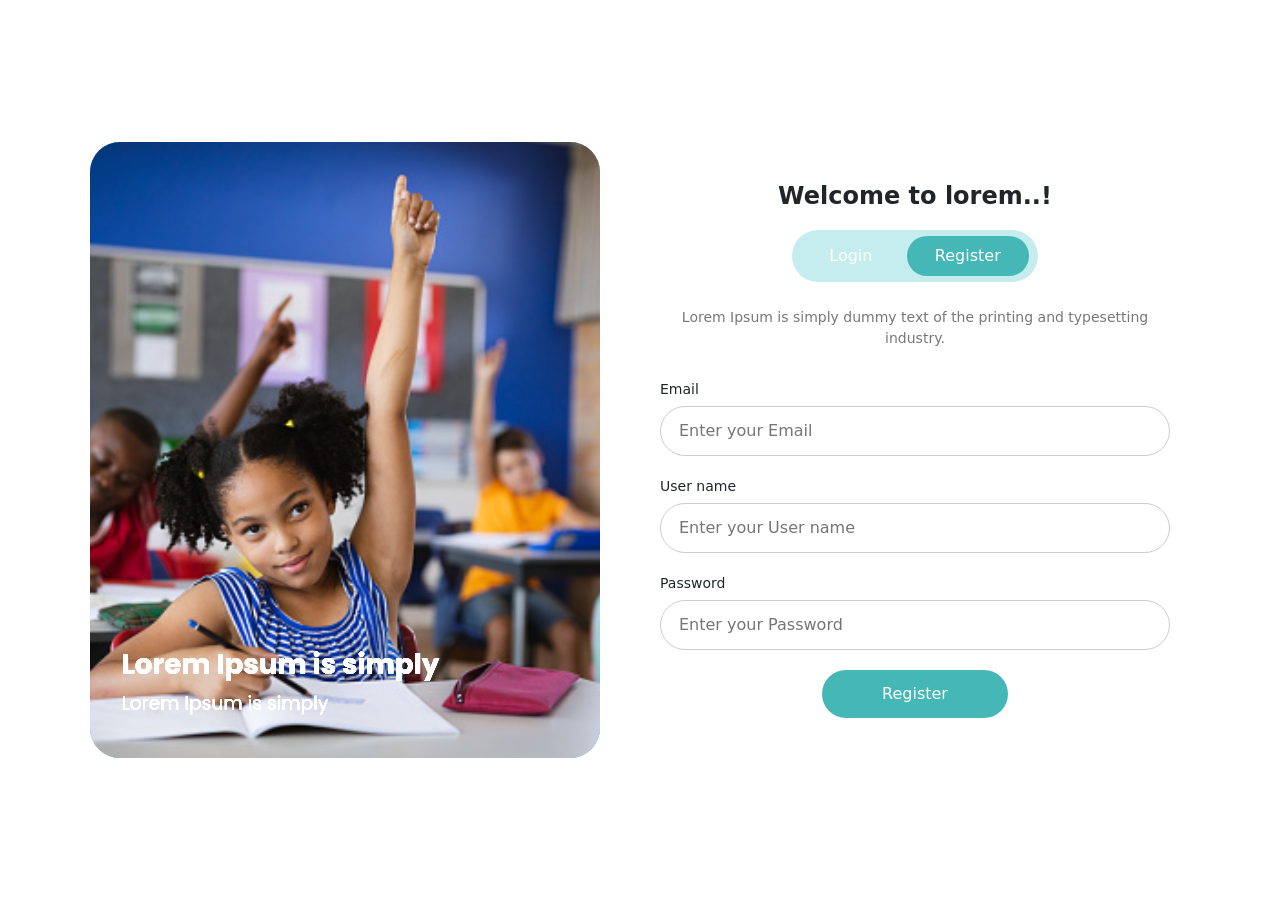
<file: index.html>
<!doctype html>
<html lang="en">
  <head>
    <meta charset="UTF-8" />
    <meta name="viewport" content="width=device-width, initial-scale=1.0" />
    <link
      href="https://cdn.jsdelivr.net/npm/bootstrap@5.0.2/dist/css/bootstrap.min.css"
      rel="stylesheet"
      integrity="sha384-EVSTQN3/azprG1Anm3QDgpJLIm9Nao0Yz1ztcQTwFspd3yD65VohhpuuCOmLASjC"
      crossorigin="anonymous"
    />
    <link rel="stylesheet" href="css/register.css" />
    <title>Register</title>
  </head>
  <body>
    <main class="register-container">
      <section class="image-section">
        <img src="assets/Group 231.svg" alt="class" />
      </section>
      <section class="form-section">
        <h4>Welcome to lorem..!</h4>
        <div class="switch">
          <button><a href="login.html">Login</a></button>
          <button class="active"><a href="index.html">Register</a></button>
        </div>
        <p class="desc">
          Lorem Ipsum is simply dummy text of the printing and typesetting
          industry.
        </p>
        <form>
          <label>Email</label>
          <input type="email" placeholder="Enter your Email" required/>
          <label>User name</label>
          <input type="text" placeholder="Enter your User name" required/>
          <label>Password</label>
          <div class="password-field">
            <input
              type="password"
              id="password"
              placeholder="Enter your Password"
              required
            />
          </div>
          <button type="submit" class="register-btn">Register</button>
        </form>
      </section>
    </main>
    <script
      src="https://cdn.jsdelivr.net/npm/bootstrap@5.0.2/dist/js/bootstrap.bundle.min.js"
      integrity="sha384-MrcW6ZMFYlzcLA8Nl+NtUVF0sA7MsXsP1UyJoMp4YLEuNSfAP+JcXn/tWtIaxVXM"
      crossorigin="anonymous"
    ></script>
    <script src="js/register-validation.js"></script>
  </body>
</html>
</file>
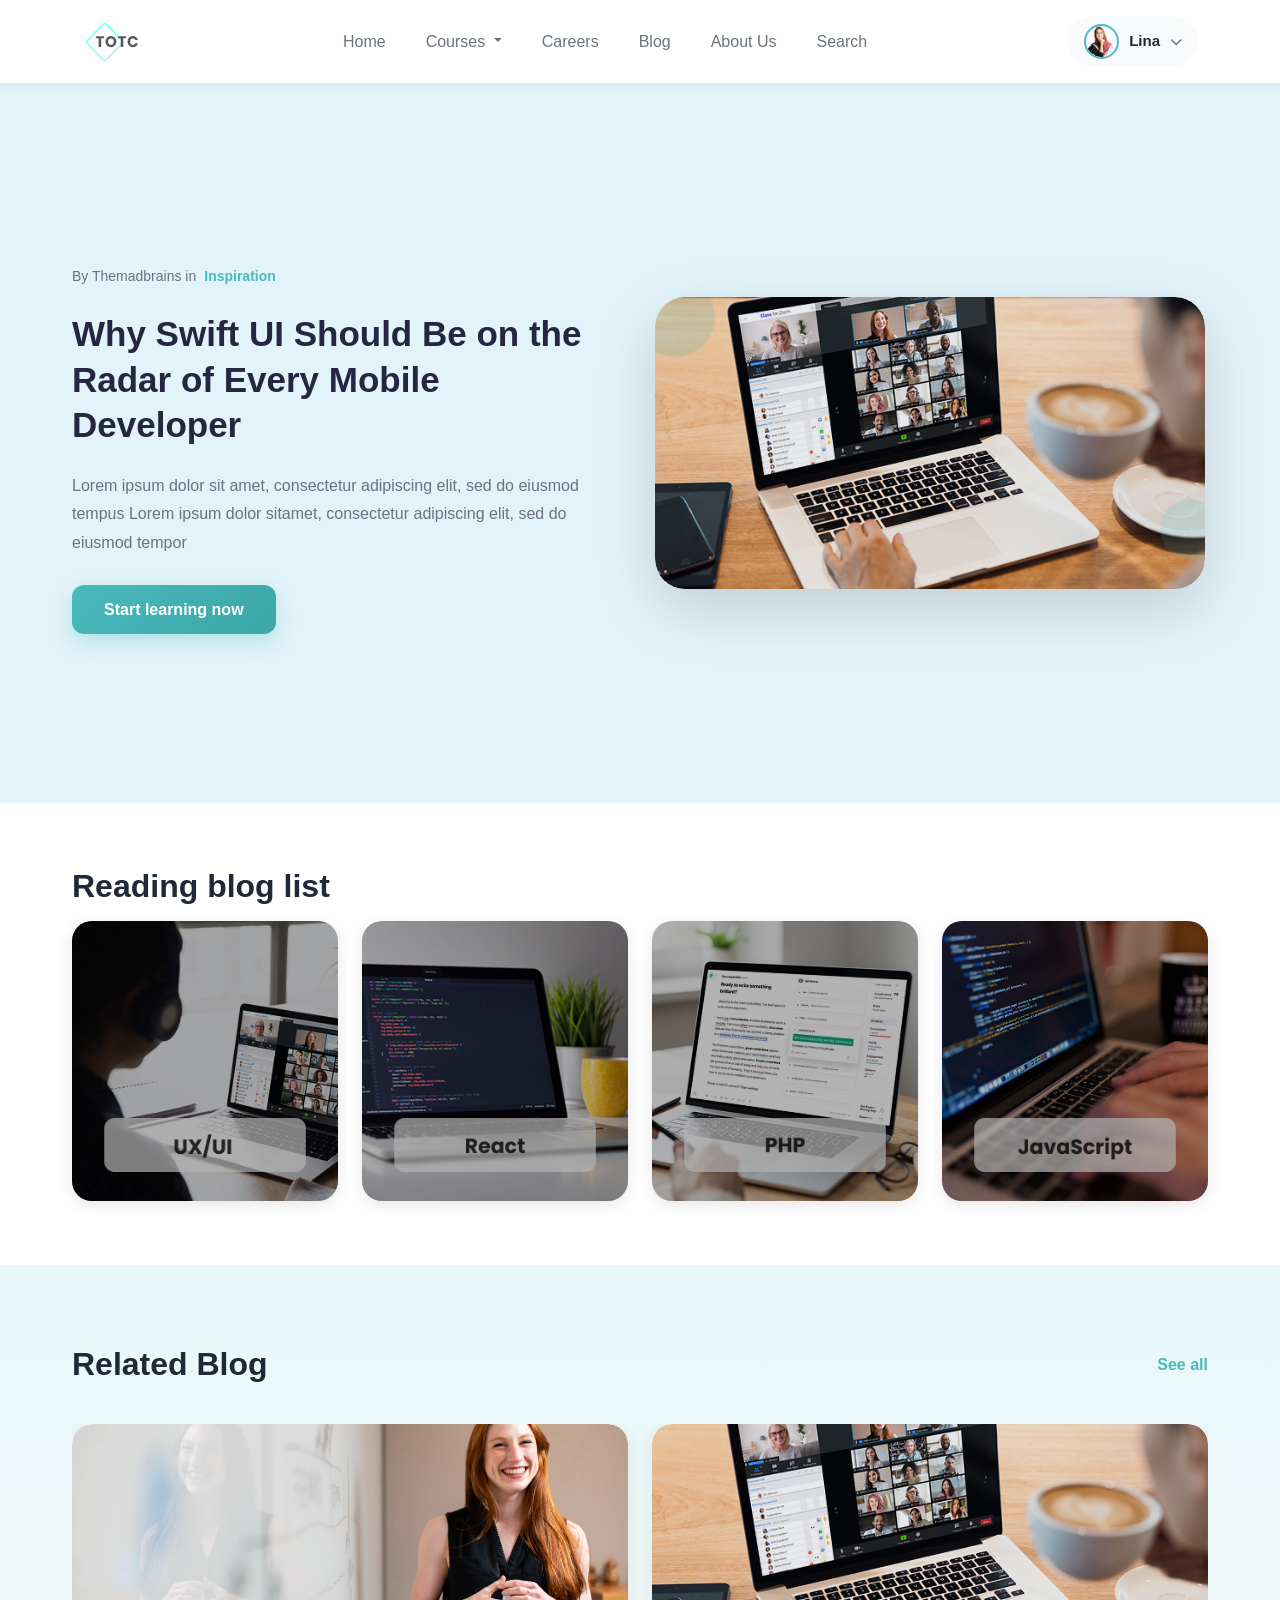
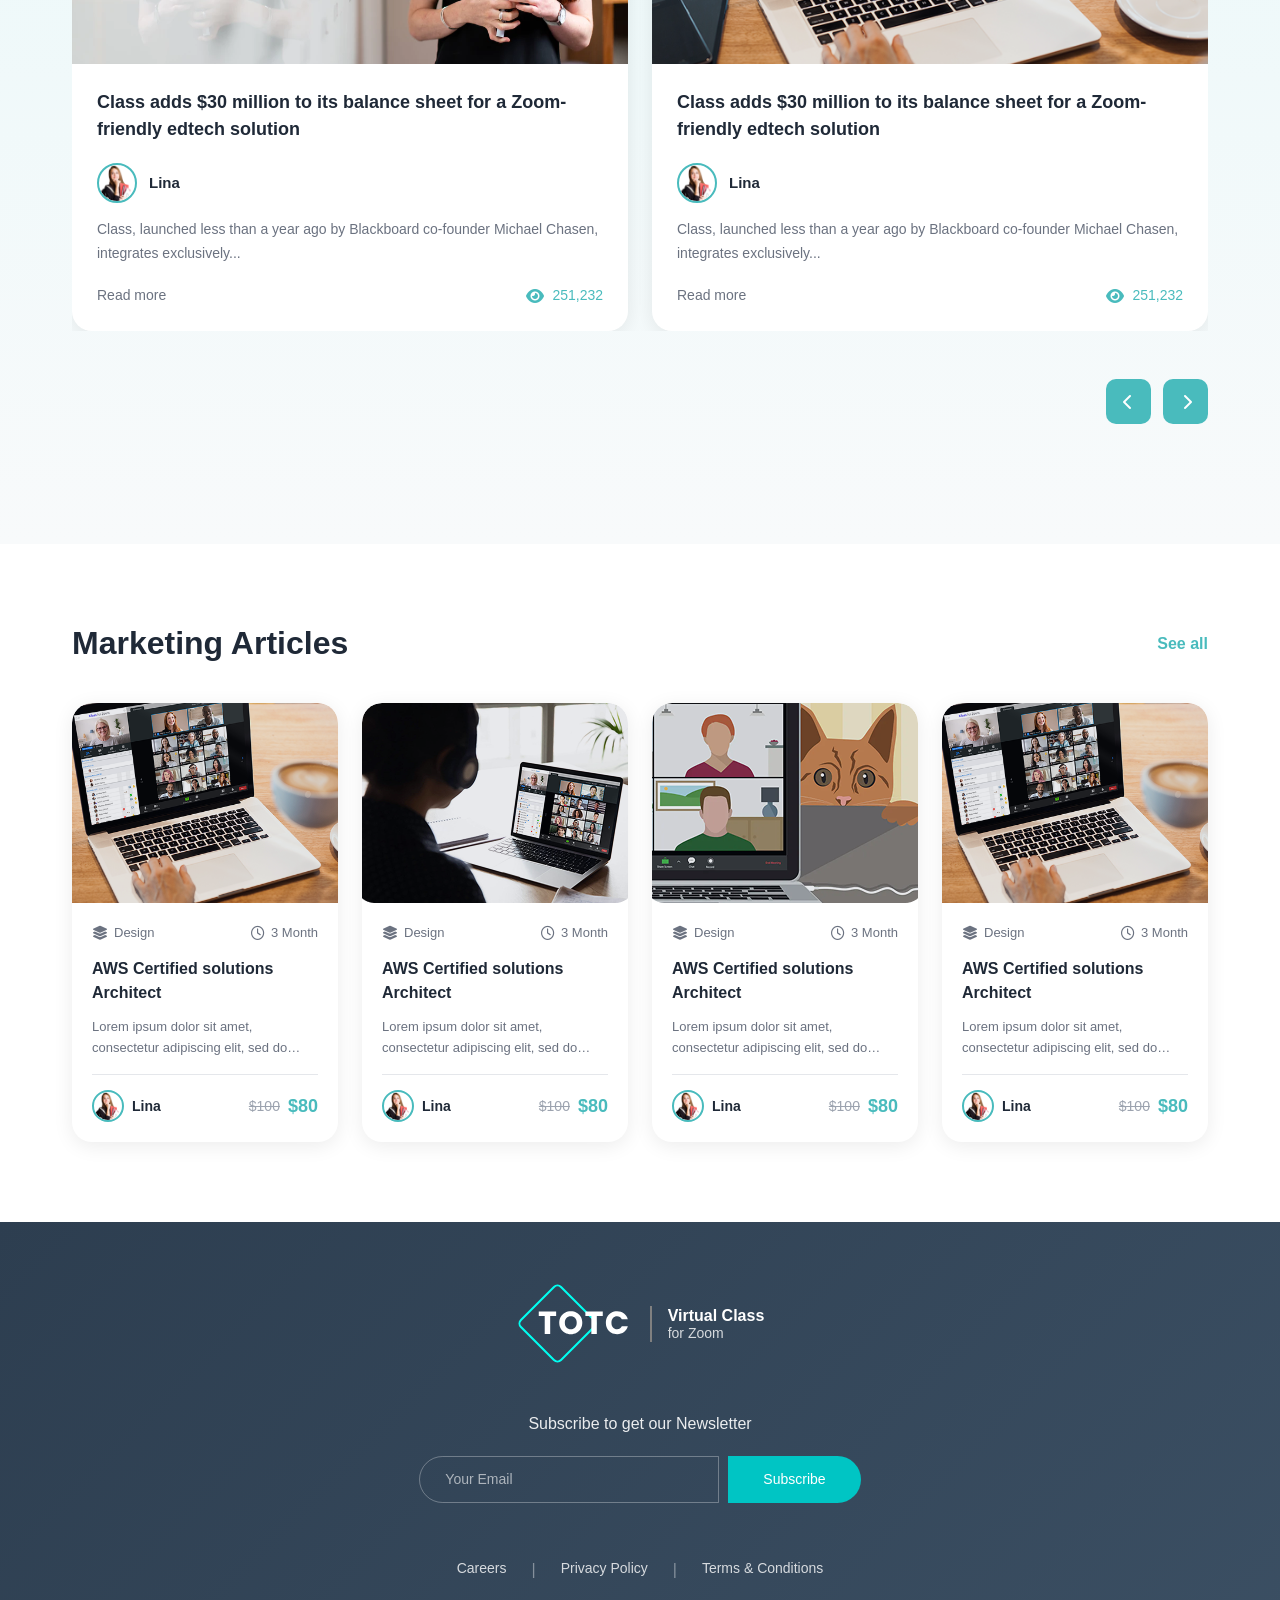
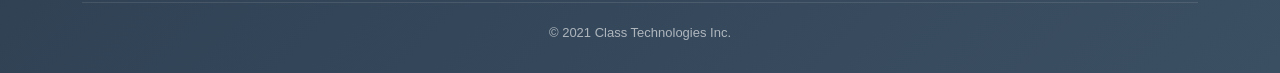
<file: blog.html>
<!DOCTYPE html>
<html lang="en">
<head>
    <meta charset="UTF-8">
    <meta name="viewport" content="width=device-width, initial-scale=1.0">
    <title>TOTC</title>
    <link href="https://cdn.jsdelivr.net/npm/bootstrap@5.3.0/dist/css/bootstrap.min.css" rel="stylesheet">
    <link rel="stylesheet" href="https://cdnjs.cloudflare.com/ajax/libs/font-awesome/6.4.0/css/all.min.css">
    <link rel="stylesheet" href="css/nav.css">
    <link rel="stylesheet" href="css/footer.css">
    <link rel="stylesheet" href="css/relatedblog.css">
    <link rel="stylesheet" href="css/blog.css">
</head>
<body>
    <nav class="navbar navbar-expand-lg navbar-light bg-white navbar-section">
        <div class="container">
            <a class="navbar-brand" href="#">
                <div class="logo-icon">
                    <img src="assets/Group 235.svg" alt="TOTC Logo">
                </div>
            </a>

            <button class="navbar-toggler mobile-toggle" type="button" data-bs-toggle="collapse" data-bs-target="#navbarContent" aria-controls="navbarContent" aria-expanded="false" aria-label="Toggle navigation">
                <i class="fas fa-bars"></i>
            </button>

            <div class="collapse navbar-collapse" id="navbarContent">
                <ul class="navbar-nav mx-auto mb-2 mb-lg-0 nav-links">
                    <li class="nav-item">
                        <a class="nav-link " href="landing.html">Home</a>
                    </li>
<li class="nav-item dropdown">
  <a class="nav-link dropdown-toggle" href="#" id="coursesDropdown" role="button" data-bs-toggle="dropdown" aria-expanded="false">
    Courses
  </a>
  <ul class="dropdown-menu" aria-labelledby="coursesDropdown">
    <li><a class="dropdown-item" href="courses.html">All Courses</a></li>
    <li><a class="dropdown-item" href="coursedetail.html">Course Details</a></li>
    <li><a class="dropdown-item" href="literatureCourse.html">Literature Course</a></li>
  </ul>
</li>
                    <li class="nav-item">
                        <a class="nav-link" href="#">Careers</a>
                    </li>
                    <li class="nav-item">
                        <a class="nav-link" href="blog.html">Blog</a>
                    </li>
                    <li class="nav-item">
                        <a class="nav-link" href="#">About Us</a>
                    </li>
                    <li class="nav-item">
                        <a class="nav-link" href="search.html">Search</a>
                    </li>
                </ul>

                <div class="navbar-profile ms-lg-3">
                    <div class="dropdown">
                        <button class="btn profile-dropdown dropdown-toggle" type="button" id="profileDropdown" data-bs-toggle="dropdown" aria-expanded="false">
                            <img src="assets/image 12.svg" alt="User" class="profile-img">
                            <span class="profile-name">Lina</span>
                            <i class="fas fa-chevron-down dropdown-icon"></i>
                        </button>
                        <ul class="dropdown-menu dropdown-menu-end" aria-labelledby="profileDropdown">
                            <li>
                                <a class="dropdown-item" href="member.html">
                                    <i class="fas fa-user"></i>
                                    <span>My Profile</span>
                                </a>
                            </li>
                            <li>
                                <a class="dropdown-item" href="#">
                                    <i class="fas fa-cog"></i>
                                    <span>Settings</span>
                                </a>
                            </li>
                            <li>
                                <a class="dropdown-item" href="#">
                                    <i class="fas fa-book"></i>
                                    <span>My Courses</span>
                                </a>
                            </li>
                            <li><hr class="dropdown-divider"></li>
                            <li>
                                <a class="dropdown-item logout" href="login.html">
                                    <i class="fas fa-sign-out-alt"></i>
                                    <span>Logout</span>
                                </a>
                            </li>
                        </ul>
                    </div>
                </div>
            </div>
        </div>
    </nav>


    <section class="hero-section">
        <div class="container">
            <div class="row align-items-center">
                <div class="col-lg-6 mb-4 mb-lg-0">
                    <div class="hero-content">
                        <div class="hero-badge">
                            <span class="badge-text">By Themadbrains in</span>
                            <span class="badge-category">Inspiration</span>
                        </div>

                        <h1 class="hero-title">
                            Why Swift UI Should Be on the Radar of Every Mobile Developer
                        </h1>

                        <p class="hero-description">
                            Lorem ipsum dolor sit amet, consectetur adipiscing elit, sed do eiusmod tempus Lorem ipsum dolor sitamet, consectetur adipiscing elit, sed do eiusmod tempor
                        </p>

                        <a href="blogdetail.html" class="btn-start-learning">
                            Start learning now
                        </a>
                    </div>
                </div>

                <div class="col-lg-6">
                    <div class="hero-image-wrapper">
                        <div class="image-container">
                            <img src="assets/Group 40.png" alt="Online Meeting" class="hero-image">
                            
                            <div class="deco-element deco-1"></div>
                            <div class="deco-element deco-2"></div>
                        </div>
                    </div>
                </div>
            </div>
        </div>
    </section>

<section class="reading-blog-section">
    <div class="container">
        <div class="section-header">
            <h2 class="section-title">Reading blog list</h2>
        </div>

        <div class="row g-4">
            <div class="col-lg-3 col-md-6">
                <div class="blog-card">
                    <div class="blog-image-wrapper">
                        <img src="assets/uiux.png" alt="UX/UI" class="blog-image">
                        <div class="blog-overlay"></div>
                    </div>
                </div>
            </div>

            <div class="col-lg-3 col-md-6">
                <div class="blog-card">
                    <div class="blog-image-wrapper">
                        <img src="assets/react.png" alt="React" class="blog-image">
                        <div class="blog-overlay"></div>
                    </div>
                </div>
            </div>

            <div class="col-lg-3 col-md-6">
                <div class="blog-card">
                    <div class="blog-image-wrapper">
                        <img src="assets/php.png" alt="PHP" class="blog-image">
                        <div class="blog-overlay"></div>
                    </div>
                </div>
            </div>

            <div class="col-lg-3 col-md-6">
                <div class="blog-card">
                    <div class="blog-image-wrapper">
                        <img src="assets/js.png" alt="JavaScript" class="blog-image">
                        <div class="blog-overlay"></div>
                    </div>
                </div>
            </div>
        </div>
    </div>
</section>

<section class="related-blog-section">
    <div class="container">
        <div class="section-header">
            <h2 class="section-title">Related Blog</h2>
            <a href="#" class="see-all-link">See all</a>
        </div>

        <div id="blogCarousel" class="carousel slide" data-bs-ride="carousel">
            <div class="carousel-inner">
                <div class="carousel-item active">
                    <div class="row g-4">
                        <div class="col-lg-6">
                            <div class="blog-card">
                                <div class="blog-image">
                                    <img src="assets/Rectangle 19.svg" alt="Blog Image">
                                </div>

                                <div class="blog-content">
                                    <h3 class="blog-title">
                                        Class adds $30 million to its balance sheet for a Zoom-friendly edtech solution
                                    </h3>

                                    <div class="author-info">
                                        <img src="assets/image 12.svg" alt="Author" class="author-img">
                                        <span class="author-name">Lina</span>
                                    </div>

                                    <p class="blog-description">
                                        Class, launched less than a year ago by Blackboard co-founder Michael Chasen, integrates exclusively...
                                    </p>

                                    <div class="blog-footer">
                                        <a href="#" class="read-more">Read more</a>
                                        <div class="views">
                                            <i class="fas fa-eye"></i>
                                            <span>251,232</span>
                                        </div>
                                    </div>
                                </div>
                            </div>
                        </div>

                        <div class="col-lg-6">
                            <div class="blog-card">
                                <div class="blog-image">
                                    <img src="assets/Group 40.png" alt="Blog Image">
                                </div>

                                <div class="blog-content">
                                    <h3 class="blog-title">
                                        Class adds $30 million to its balance sheet for a Zoom-friendly edtech solution
                                    </h3>

                                    <div class="author-info">
                                        <img src="assets/image 12.svg" alt="Author" class="author-img">
                                        <span class="author-name">Lina</span>
                                    </div>

                                    <p class="blog-description">
                                        Class, launched less than a year ago by Blackboard co-founder Michael Chasen, integrates exclusively...
                                    </p>

                                    <div class="blog-footer">
                                        <a href="#" class="read-more">Read more</a>
                                        <div class="views">
                                            <i class="fas fa-eye"></i>
                                            <span>251,232</span>
                                        </div>
                                    </div>
                                </div>
                            </div>
                        </div>
                    </div>
                </div>

                <div class="carousel-item">
                    <div class="row g-4">
                        <div class="col-lg-6">
                            <div class="blog-card">
                                <div class="blog-image">
                                    <img src="assets/Rectangle 19.svg" alt="Blog Image">
                                </div>

                                <div class="blog-content">
                                    <h3 class="blog-title">
                                        Class adds $30 million to its balance sheet for a Zoom-friendly edtech solution
                                    </h3>

                                    <div class="author-info">
                                        <img src="assets/image 12.svg" alt="Author" class="author-img">
                                        <span class="author-name">Lina</span>
                                    </div>

                                    <p class="blog-description">
                                        Class, launched less than a year ago by Blackboard co-founder Michael Chasen, integrates exclusively...
                                    </p>

                                    <div class="blog-footer">
                                        <a href="#" class="read-more">Read more</a>
                                        <div class="views">
                                            <i class="fas fa-eye"></i>
                                            <span>251,232</span>
                                        </div>
                                    </div>
                                </div>
                            </div>
                        </div>

                        <div class="col-lg-6">
                            <div class="blog-card">
                                <div class="blog-image">
                                    <img src="assets/Group 40.png" alt="Blog Image">
                                </div>

                                <div class="blog-content">
                                    <h3 class="blog-title">
                                        Class adds $30 million to its balance sheet for a Zoom-friendly edtech solution
                                    </h3>

                                    <div class="author-info">
                                        <img src="assets/image 12.svg" alt="Author" class="author-img">
                                        <span class="author-name">Lina</span>
                                    </div>

                                    <p class="blog-description">
                                        Class, launched less than a year ago by Blackboard co-founder Michael Chasen, integrates exclusively...
                                    </p>

                                    <div class="blog-footer">
                                        <a href="#" class="read-more">Read more</a>
                                        <div class="views">
                                            <i class="fas fa-eye"></i>
                                            <span>251,232</span>
                                        </div>
                                    </div>
                                </div>
                            </div>
                        </div>
                    </div>
                </div>
            </div>

            <div class="blog-navigation mt-5">
                <button class="carousel-control-prev nav-btn prev-btn" type="button" data-bs-target="#blogCarousel" data-bs-slide="prev">
                    <i class="fas fa-chevron-left"></i>
                </button>
                <button class="carousel-control-next nav-btn next-btn" type="button" data-bs-target="#blogCarousel" data-bs-slide="next">
                    <i class="fas fa-chevron-right"></i>
                </button>
            </div>
        </div>
    </div>
</section>


<section class="marketing-articles-section">
    <div class="container">
        <div class="section-header">
            <h2 class="section-title">Marketing Articles</h2>
            <a href="#" class="see-all-link">See all</a>
        </div>

        <div class="row g-4">
            <div class="col-lg-3 col-md-6">
                <div class="article-card">
                    <div class="article-image">
                        <img src="assets/Group 40.png" alt="Article Image">
                    </div>

                    <div class="article-content">
                        <div class="article-meta">
                            <div class="category">
                                <i class="fas fa-layer-group"></i>
                                <span>Design</span>
                            </div>
                            <div class="duration">
                                <i class="far fa-clock"></i>
                                <span>3 Month</span>
                            </div>
                        </div>

                        <h3 class="article-title">
                            AWS Certified solutions Architect
                        </h3>

                        <p class="article-description">
                            Lorem ipsum dolor sit amet, consectetur adipiscing elit, sed do eiusmod tempor
                        </p>

                        <div class="article-footer">
                            <div class="author-info">
                                <img src="assets/image 12.svg" alt="Author" class="author-img">
                                <span class="author-name">Lina</span>
                            </div>
                            <div class="price">
                                <span class="old-price">$100</span>
                                <span class="new-price">$80</span>
                            </div>
                        </div>
                    </div>
                </div>
            </div>

            <div class="col-lg-3 col-md-6">
                <div class="article-card">
                    <div class="article-image">
                        <img src="assets/Group 42.png" alt="Article Image">
                    </div>

                    <div class="article-content">
                        <div class="article-meta">
                            <div class="category">
                                <i class="fas fa-layer-group"></i>
                                <span>Design</span>
                            </div>
                            <div class="duration">
                                <i class="far fa-clock"></i>
                                <span>3 Month</span>
                            </div>
                        </div>

                        <h3 class="article-title">
                            AWS Certified solutions Architect
                        </h3>

                        <p class="article-description">
                            Lorem ipsum dolor sit amet, consectetur adipiscing elit, sed do eiusmod tempor
                        </p>

                        <div class="article-footer">
                            <div class="author-info">
                                <img src="assets/image 12.svg" alt="Author" class="author-img">
                                <span class="author-name">Lina</span>
                            </div>
                            <div class="price">
                                <span class="old-price">$100</span>
                                <span class="new-price">$80</span>
                            </div>
                        </div>
                    </div>
                </div>
            </div>

            <div class="col-lg-3 col-md-6">
                <div class="article-card">
                    <div class="article-image">
                        <img src="assets/Group 43.png" alt="Article Image">
                    </div>

                    <div class="article-content">
                        <div class="article-meta">
                            <div class="category">
                                <i class="fas fa-layer-group"></i>
                                <span>Design</span>
                            </div>
                            <div class="duration">
                                <i class="far fa-clock"></i>
                                <span>3 Month</span>
                            </div>
                        </div>

                        <h3 class="article-title">
                            AWS Certified solutions Architect
                        </h3>

                        <p class="article-description">
                            Lorem ipsum dolor sit amet, consectetur adipiscing elit, sed do eiusmod tempor
                        </p>

                        <div class="article-footer">
                            <div class="author-info">
                                <img src="assets/image 12.svg" alt="Author" class="author-img">
                                <span class="author-name">Lina</span>
                            </div>
                            <div class="price">
                                <span class="old-price">$100</span>
                                <span class="new-price">$80</span>
                            </div>
                        </div>
                    </div>
                </div>
            </div>

            <div class="col-lg-3 col-md-6">
                <div class="article-card">
                    <div class="article-image">
                        <img src="assets/Group 40.png" alt="Article Image">
                    </div>

                    <div class="article-content">
                        <div class="article-meta">
                            <div class="category">
                                <i class="fas fa-layer-group"></i>
                                <span>Design</span>
                            </div>
                            <div class="duration">
                                <i class="far fa-clock"></i>
                                <span>3 Month</span>
                            </div>
                        </div>

                        <h3 class="article-title">
                            AWS Certified solutions Architect
                        </h3>

                        <p class="article-description">
                            Lorem ipsum dolor sit amet, consectetur adipiscing elit, sed do eiusmod tempor
                        </p>

                        <div class="article-footer">
                            <div class="author-info">
                                <img src="assets/image 12.svg" alt="Author" class="author-img">
                                <span class="author-name">Lina</span>
                            </div>
                            <div class="price">
                                <span class="old-price">$100</span>
                                <span class="new-price">$80</span>
                            </div>
                        </div>
                    </div>
                </div>
            </div>
        </div>
    </div>
</section>






<footer class="footer">
      <div class="container">
        <div class="footer-top text-center">
          <div class="footer-logo">
            <img src="assets/Group 112.svg" alt="" />
            <div class="logo-text">
              <span class="virtual">Virtual Class</span>
              <span class="zoom">for Zoom</span>
            </div>
          </div>
        </div>

        <div class="newsletter-section text-center">
          <p class="newsletter-title">Subscribe to get our Newsletter</p>
          <form class="newsletter-form">
            <div class="input-group">
              <input
                type="email"
                class="form-control"
                placeholder="Your Email"
                required
              />
              <button type="submit" class="btn btn-subscribe">Subscribe</button>
            </div>
          </form>
        </div>

        <div class="footer-links text-center">
          <a href="#" class="footer-link">Careers</a>
          <span class="separator">|</span>
          <a href="#" class="footer-link">Privacy Policy</a>
          <span class="separator">|</span>
          <a href="#" class="footer-link">Terms & Conditions</a>
        </div>

        <div class="footer-copyright text-center">
          <p>© 2021 Class Technologies Inc.</p>
        </div>
      </div>
    </footer>


    <script src="https://cdn.jsdelivr.net/npm/bootstrap@5.3.0/dist/js/bootstrap.bundle.min.js"></script>

</body>
</html>
</file>
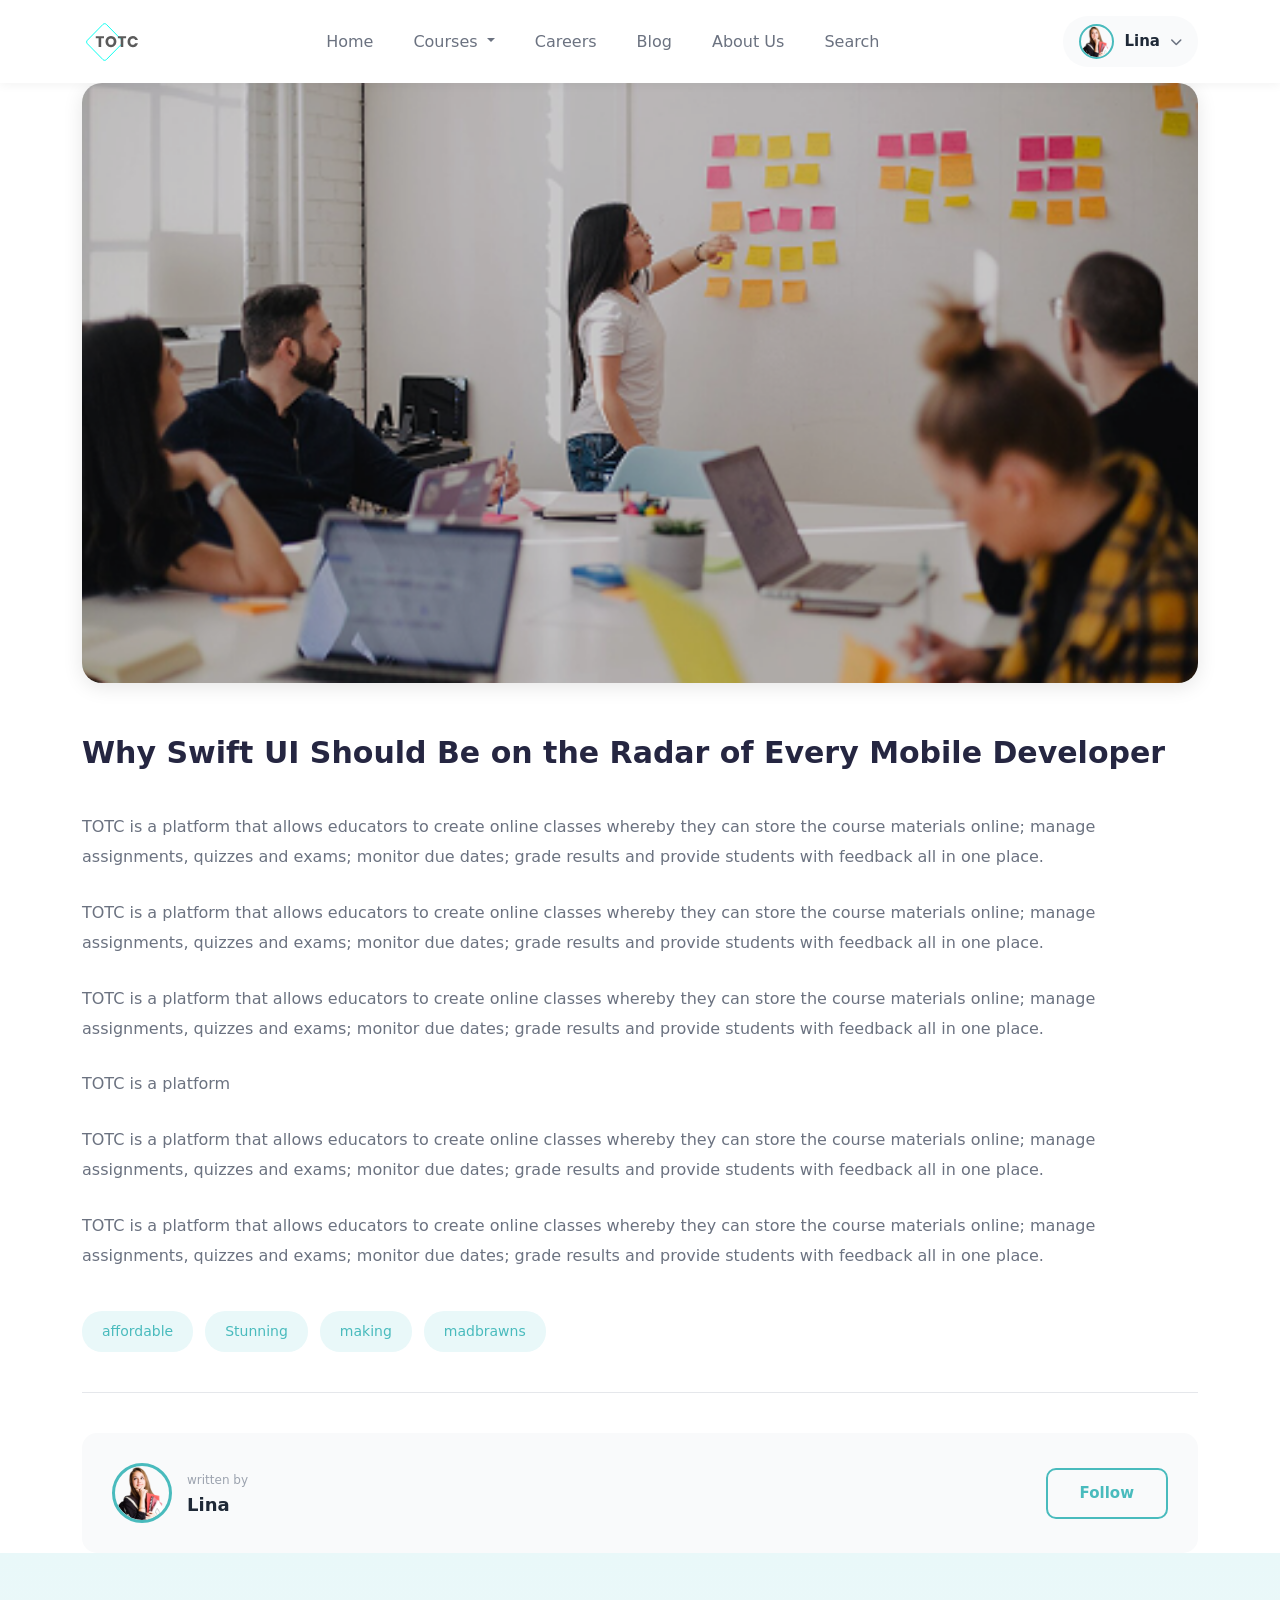
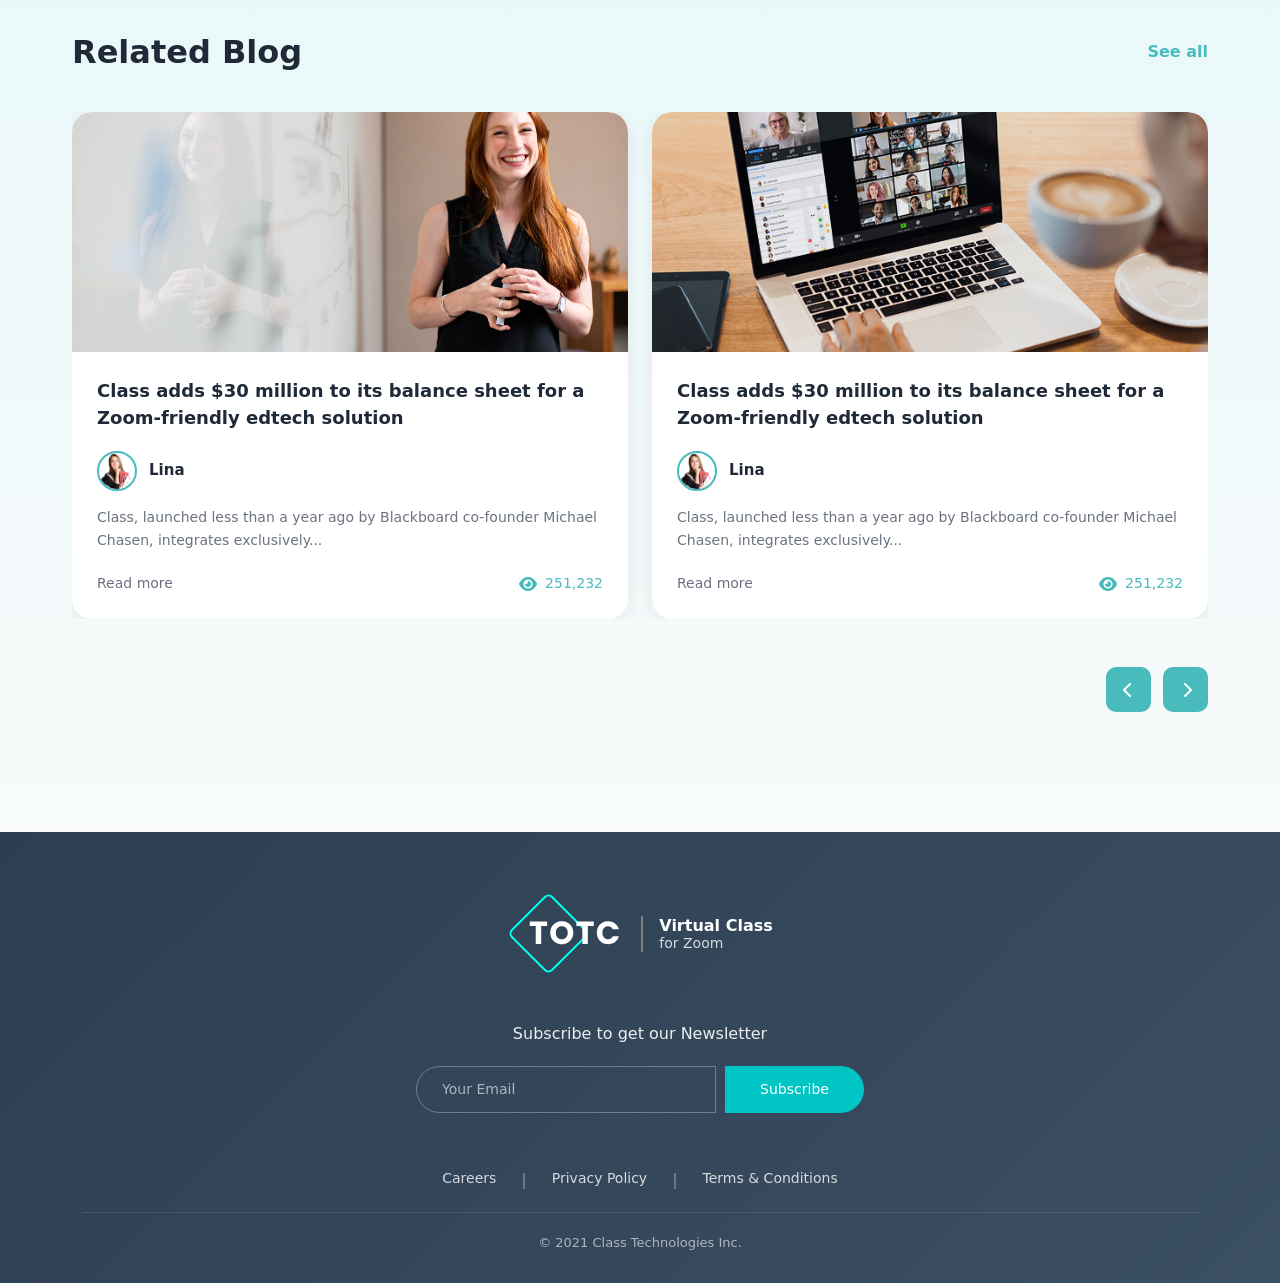
<file: blogdetail.html>
<!DOCTYPE html>
<html lang="en">
<head>
    <meta charset="UTF-8">
    <meta name="viewport" content="width=device-width, initial-scale=1.0">
    <title>TOTC Navbar</title>
    <link href="https://cdn.jsdelivr.net/npm/bootstrap@5.3.0/dist/css/bootstrap.min.css" rel="stylesheet">
    <link rel="stylesheet" href="https://cdnjs.cloudflare.com/ajax/libs/font-awesome/6.4.0/css/all.min.css">
    <link rel="stylesheet" href="css/nav.css">
    <link rel="stylesheet" href="css/footer.css">
    <link rel="stylesheet" href="css/relatedblog.css">
    <link rel="stylesheet" href="css/blogdetail.css">
</head>
<body>
    <nav class="navbar navbar-expand-lg navbar-light bg-white navbar-section">
        <div class="container">
            <a class="navbar-brand" href="#">
                <div class="logo-icon">
                    <img src="assets/Group 235.svg" alt="TOTC Logo">
                </div>
            </a>

            <button class="navbar-toggler mobile-toggle" type="button" data-bs-toggle="collapse" data-bs-target="#navbarContent" aria-controls="navbarContent" aria-expanded="false" aria-label="Toggle navigation">
                <i class="fas fa-bars"></i>
            </button>

            <div class="collapse navbar-collapse" id="navbarContent">
                <ul class="navbar-nav mx-auto mb-2 mb-lg-0 nav-links">
                    <li class="nav-item">
                        <a class="nav-link " href="landing.html">Home</a>
                    </li>
<li class="nav-item dropdown">
  <a class="nav-link dropdown-toggle" href="#" id="coursesDropdown" role="button" data-bs-toggle="dropdown" aria-expanded="false">
    Courses
  </a>
  <ul class="dropdown-menu" aria-labelledby="coursesDropdown">
    <li><a class="dropdown-item" href="courses.html">All Courses</a></li>
    <li><a class="dropdown-item" href="coursedetail.html">Course Details</a></li>
    <li><a class="dropdown-item" href="literatureCourse.html">Literature Course</a></li>
  </ul>
</li>
                    <li class="nav-item">
                        <a class="nav-link" href="#">Careers</a>
                    </li>
                    <li class="nav-item">
                        <a class="nav-link" href="blog.html">Blog</a>
                    </li>
                    <li class="nav-item">
                        <a class="nav-link" href="#">About Us</a>
                    </li>
                    <li class="nav-item">
                        <a class="nav-link" href="search.html">Search</a>
                    </li>
                </ul>

                <div class="navbar-profile ms-lg-3">
                    <div class="dropdown">
                        <button class="btn profile-dropdown dropdown-toggle" type="button" id="profileDropdown" data-bs-toggle="dropdown" aria-expanded="false">
                            <img src="assets/image 12.svg" alt="User" class="profile-img">
                            <span class="profile-name">Lina</span>
                            <i class="fas fa-chevron-down dropdown-icon"></i>
                        </button>
                        <ul class="dropdown-menu dropdown-menu-end" aria-labelledby="profileDropdown">
                            <li>
                                <a class="dropdown-item" href="member.html">
                                    <i class="fas fa-user"></i>
                                    <span>My Profile</span>
                                </a>
                            </li>
                            <li>
                                <a class="dropdown-item" href="#">
                                    <i class="fas fa-cog"></i>
                                    <span>Settings</span>
                                </a>
                            </li>
                            <li>
                                <a class="dropdown-item" href="#">
                                    <i class="fas fa-book"></i>
                                    <span>My Courses</span>
                                </a>
                            </li>
                            <li><hr class="dropdown-divider"></li>
                            <li>
                                <a class="dropdown-item logout" href="login.html">
                                    <i class="fas fa-sign-out-alt"></i>
                                    <span>Logout</span>
                                </a>
                            </li>
                        </ul>
                    </div>
                </div>
            </div>
        </div>
    </nav>


<section class="article-section">
    <div class="container">
        <div class="article-header-image">
            <img src="assets/Group 237.png" alt="Article Header">
        </div>

        <div class="article-content">
            <h1 class="article-title">Why Swift UI Should Be on the Radar of Every Mobile Developer</h1>

            <div class="article-body">
                <p>
                    TOTC is a platform that allows educators to create online classes whereby they can store the course materials online; manage assignments, quizzes and exams; monitor due dates; grade results and provide students with feedback all in one place.
                </p>

                <p>
                    TOTC is a platform that allows educators to create online classes whereby they can store the course materials online; manage assignments, quizzes and exams; monitor due dates; grade results and provide students with feedback all in one place.
                </p>

                <p>
                    TOTC is a platform that allows educators to create online classes whereby they can store the course materials online; manage assignments, quizzes and exams; monitor due dates; grade results and provide students with feedback all in one place.
                </p>

                <p>
                    TOTC is a platform
                </p>

                <p>
                    TOTC is a platform that allows educators to create online classes whereby they can store the course materials online; manage assignments, quizzes and exams; monitor due dates; grade results and provide students with feedback all in one place.
                </p>

                <p>
                    TOTC is a platform that allows educators to create online classes whereby they can store the course materials online; manage assignments, quizzes and exams; monitor due dates; grade results and provide students with feedback all in one place.
                </p>
            </div>

            <div class="article-tags">
                <span class="tag">affordable</span>
                <span class="tag">Stunning</span>
                <span class="tag">making</span>
                <span class="tag">madbrawns</span>
            </div>

            <div class="article-footer">
                <div class="author-section">
                    <div class="author-info">
                        <img src="assets/image 12.svg" alt="Lina" class="author-img">
                        <div class="author-details">
                            <span class="written-by">written by</span>
                            <h4 class="author-name">Lina</h4>
                        </div>
                    </div>
                    <button class="btn-follow">Follow</button>
                </div>
            </div>
        </div>
    </div>
</section>



    <section class="related-blog-section">
    <div class="container">
        <div class="section-header">
            <h2 class="section-title">Related Blog</h2>
            <a href="#" class="see-all-link">See all</a>
        </div>

        <div id="blogCarousel" class="carousel slide" data-bs-ride="carousel">
            <div class="carousel-inner">
                <div class="carousel-item active">
                    <div class="row g-4">
                        <div class="col-lg-6">
                            <div class="blog-card">
                                <div class="blog-image">
                                    <img src="assets/Rectangle 19.svg" alt="Blog Image">
                                </div>

                                <div class="blog-content">
                                    <h3 class="blog-title">
                                        Class adds $30 million to its balance sheet for a Zoom-friendly edtech solution
                                    </h3>

                                    <div class="author-info">
                                        <img src="assets/image 12.svg" alt="Author" class="author-img">
                                        <span class="author-name">Lina</span>
                                    </div>

                                    <p class="blog-description">
                                        Class, launched less than a year ago by Blackboard co-founder Michael Chasen, integrates exclusively...
                                    </p>

                                    <div class="blog-footer">
                                        <a href="#" class="read-more">Read more</a>
                                        <div class="views">
                                            <i class="fas fa-eye"></i>
                                            <span>251,232</span>
                                        </div>
                                    </div>
                                </div>
                            </div>
                        </div>

                        <div class="col-lg-6">
                            <div class="blog-card">
                                <div class="blog-image">
                                    <img src="assets/Group 40.png" alt="Blog Image">
                                </div>

                                <div class="blog-content">
                                    <h3 class="blog-title">
                                        Class adds $30 million to its balance sheet for a Zoom-friendly edtech solution
                                    </h3>

                                    <div class="author-info">
                                        <img src="assets/image 12.svg" alt="Author" class="author-img">
                                        <span class="author-name">Lina</span>
                                    </div>

                                    <p class="blog-description">
                                        Class, launched less than a year ago by Blackboard co-founder Michael Chasen, integrates exclusively...
                                    </p>

                                    <div class="blog-footer">
                                        <a href="#" class="read-more">Read more</a>
                                        <div class="views">
                                            <i class="fas fa-eye"></i>
                                            <span>251,232</span>
                                        </div>
                                    </div>
                                </div>
                            </div>
                        </div>
                    </div>
                </div>

                <div class="carousel-item">
                    <div class="row g-4">
                        <div class="col-lg-6">
                            <div class="blog-card">
                                <div class="blog-image">
                                    <img src="assets/Rectangle 19.svg" alt="Blog Image">
                                </div>

                                <div class="blog-content">
                                    <h3 class="blog-title">
                                        Class adds $30 million to its balance sheet for a Zoom-friendly edtech solution
                                    </h3>

                                    <div class="author-info">
                                        <img src="assets/image 12.svg" alt="Author" class="author-img">
                                        <span class="author-name">Lina</span>
                                    </div>

                                    <p class="blog-description">
                                        Class, launched less than a year ago by Blackboard co-founder Michael Chasen, integrates exclusively...
                                    </p>

                                    <div class="blog-footer">
                                        <a href="#" class="read-more">Read more</a>
                                        <div class="views">
                                            <i class="fas fa-eye"></i>
                                            <span>251,232</span>
                                        </div>
                                    </div>
                                </div>
                            </div>
                        </div>

                        <div class="col-lg-6">
                            <div class="blog-card">
                                <div class="blog-image">
                                    <img src="assets/Group 40.png" alt="Blog Image">
                                </div>

                                <div class="blog-content">
                                    <h3 class="blog-title">
                                        Class adds $30 million to its balance sheet for a Zoom-friendly edtech solution
                                    </h3>

                                    <div class="author-info">
                                        <img src="assets/image 12.svg" alt="Author" class="author-img">
                                        <span class="author-name">Lina</span>
                                    </div>

                                    <p class="blog-description">
                                        Class, launched less than a year ago by Blackboard co-founder Michael Chasen, integrates exclusively...
                                    </p>

                                    <div class="blog-footer">
                                        <a href="#" class="read-more">Read more</a>
                                        <div class="views">
                                            <i class="fas fa-eye"></i>
                                            <span>251,232</span>
                                        </div>
                                    </div>
                                </div>
                            </div>
                        </div>
                    </div>
                </div>
            </div>

            <div class="blog-navigation mt-5">
                <button class="carousel-control-prev nav-btn prev-btn" type="button" data-bs-target="#blogCarousel" data-bs-slide="prev">
                    <i class="fas fa-chevron-left"></i>
                </button>
                <button class="carousel-control-next nav-btn next-btn" type="button" data-bs-target="#blogCarousel" data-bs-slide="next">
                    <i class="fas fa-chevron-right"></i>
                </button>
            </div>
        </div>
    </div>
</section>








<footer class="footer">
      <div class="container">
        <div class="footer-top text-center">
          <div class="footer-logo">
            <img src="assets/Group 112.svg" alt="" />
            <div class="logo-text">
              <span class="virtual">Virtual Class</span>
              <span class="zoom">for Zoom</span>
            </div>
          </div>
        </div>

        <div class="newsletter-section text-center">
          <p class="newsletter-title">Subscribe to get our Newsletter</p>
          <form class="newsletter-form">
            <div class="input-group">
              <input
                type="email"
                class="form-control"
                placeholder="Your Email"
                required
              />
              <button type="submit" class="btn btn-subscribe">Subscribe</button>
            </div>
          </form>
        </div>

        <div class="footer-links text-center">
          <a href="#" class="footer-link">Careers</a>
          <span class="separator">|</span>
          <a href="#" class="footer-link">Privacy Policy</a>
          <span class="separator">|</span>
          <a href="#" class="footer-link">Terms & Conditions</a>
        </div>

        <div class="footer-copyright text-center">
          <p>© 2021 Class Technologies Inc.</p>
        </div>
      </div>
    </footer>


    <script src="https://cdn.jsdelivr.net/npm/bootstrap@5.3.0/dist/js/bootstrap.bundle.min.js"></script>
</body>
</html>
</file>
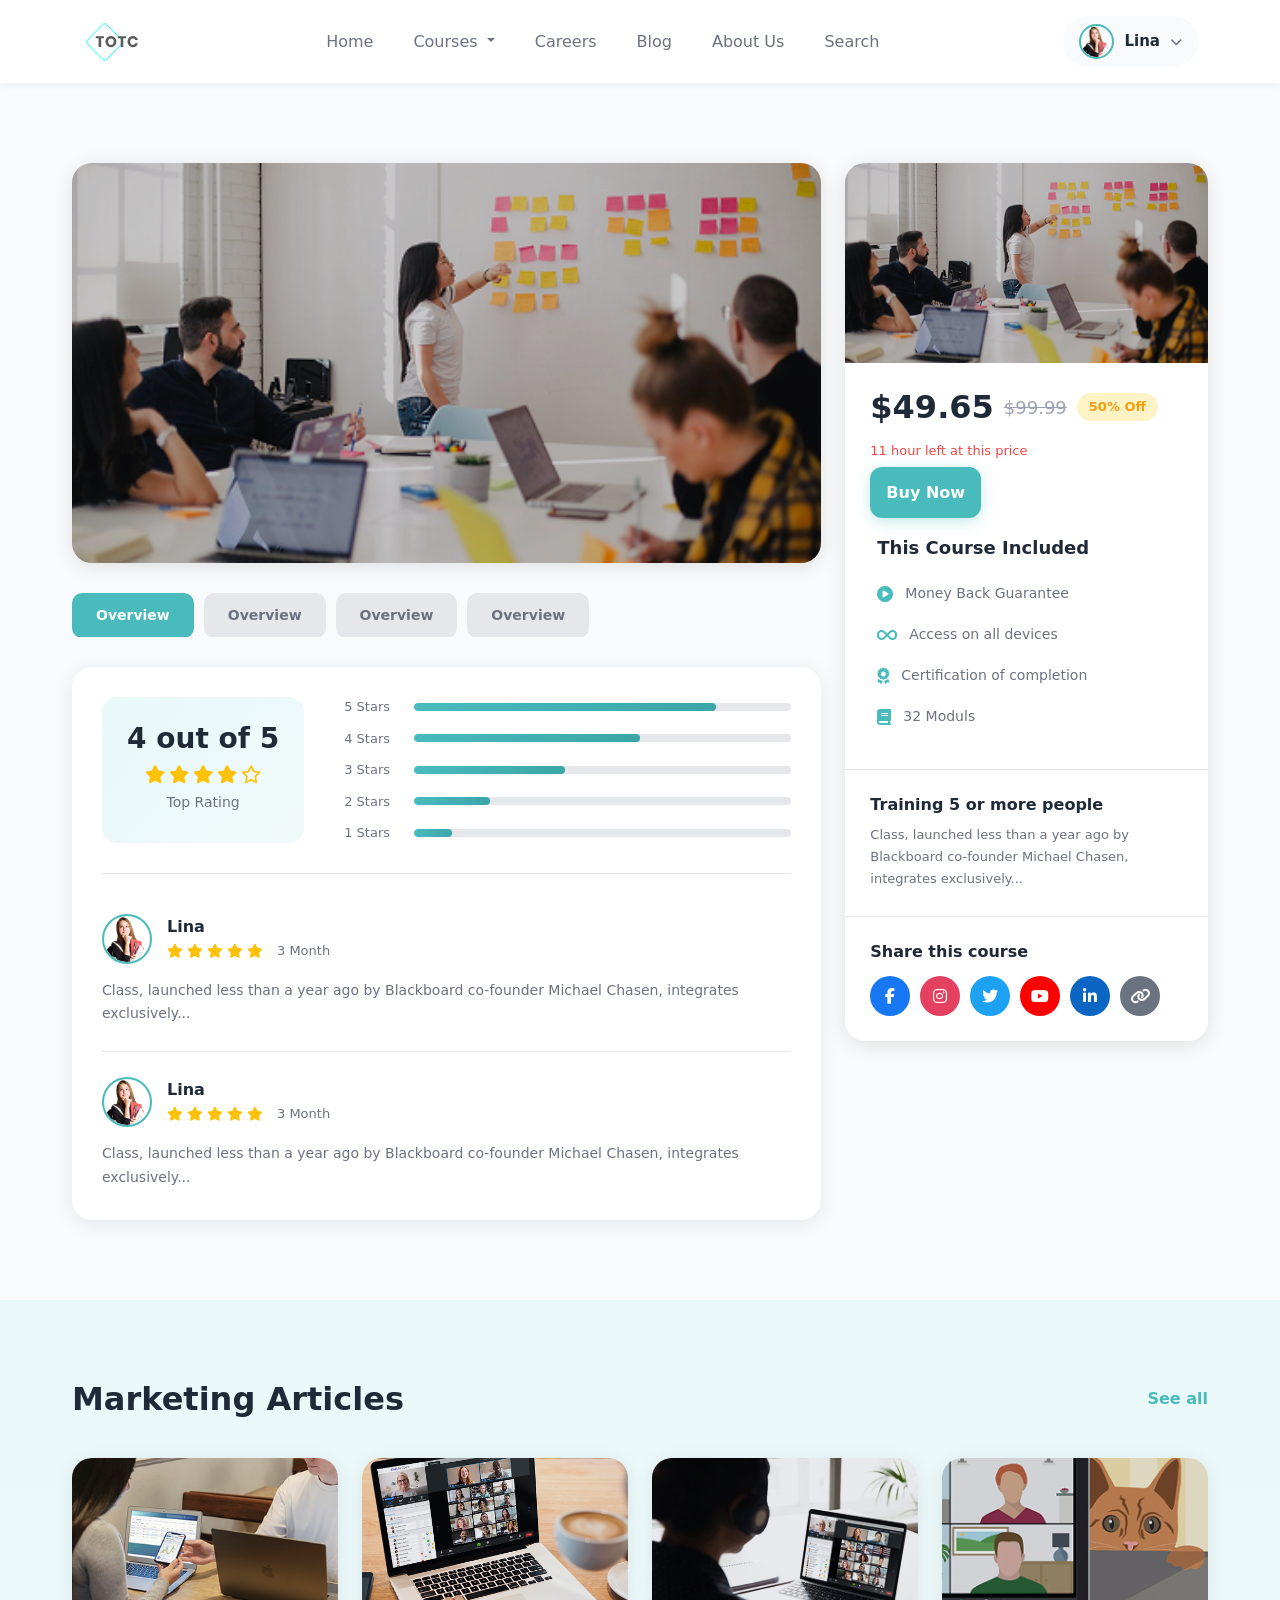
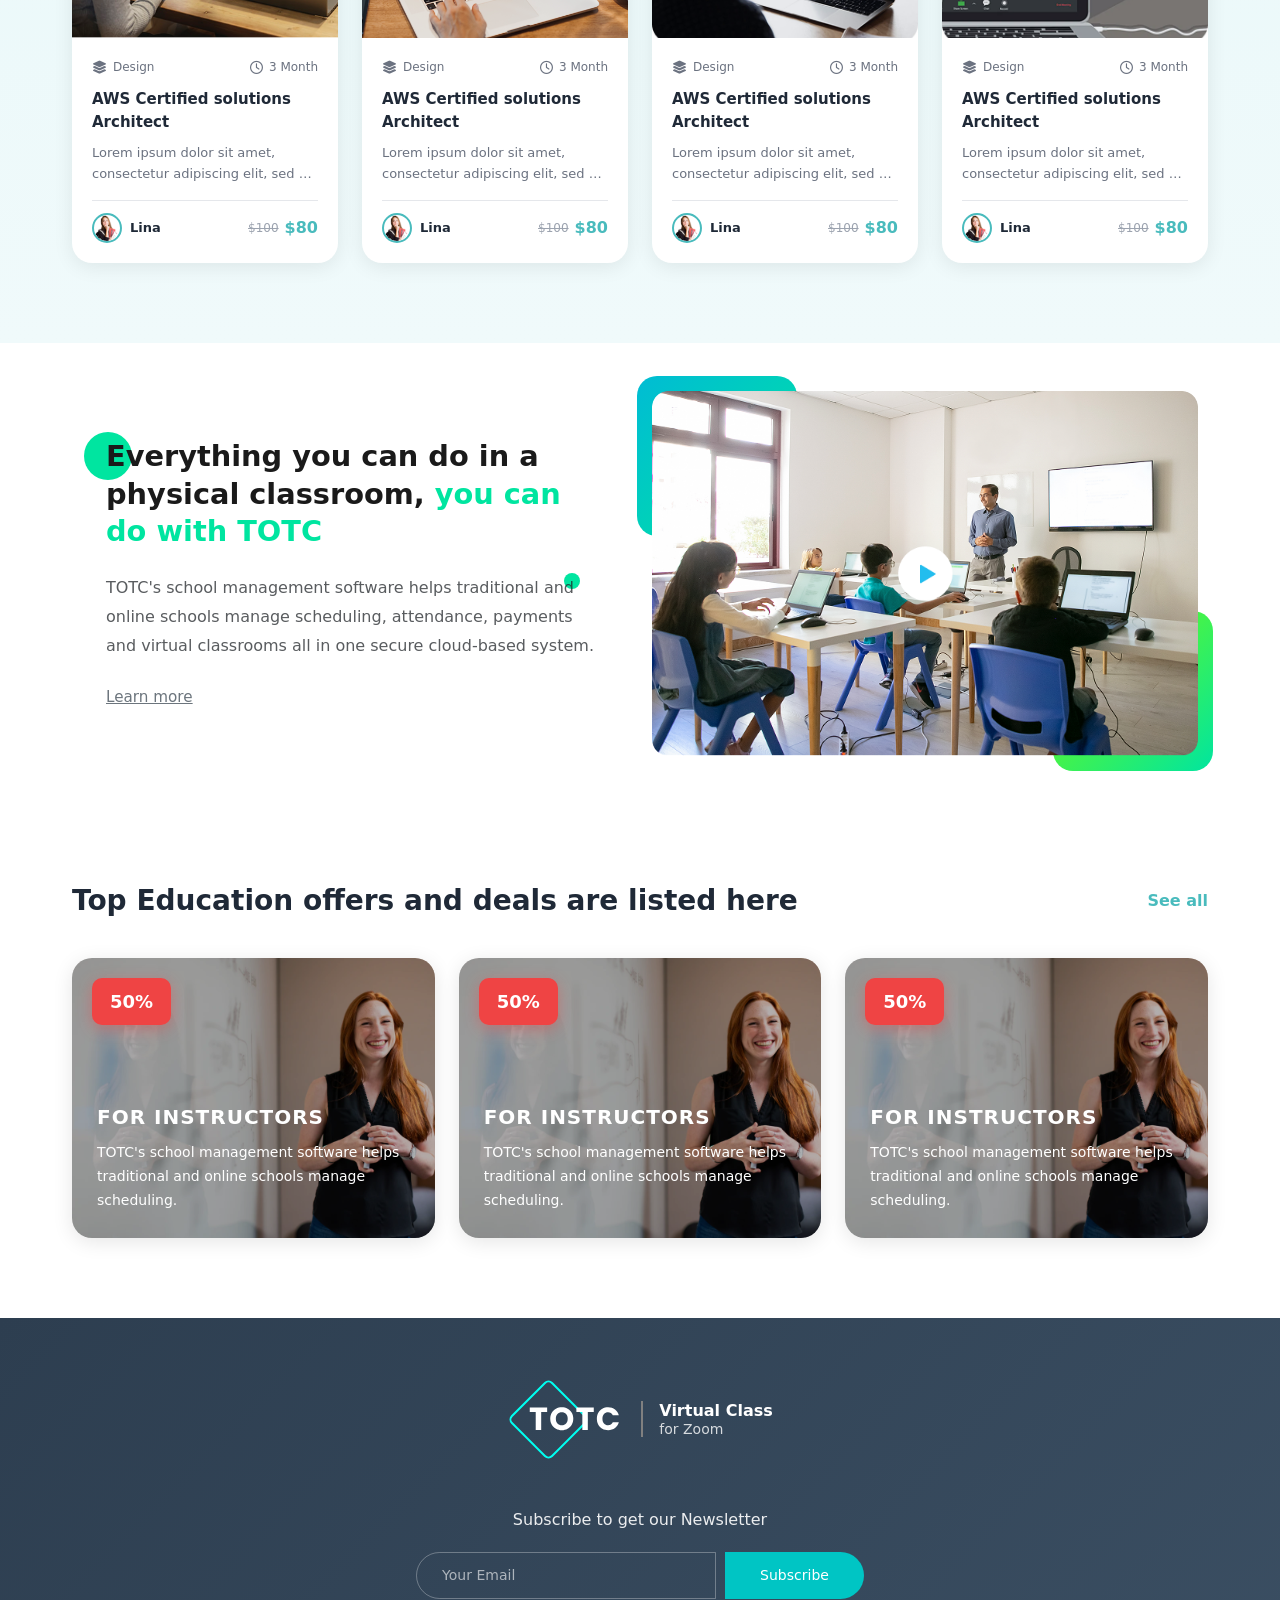
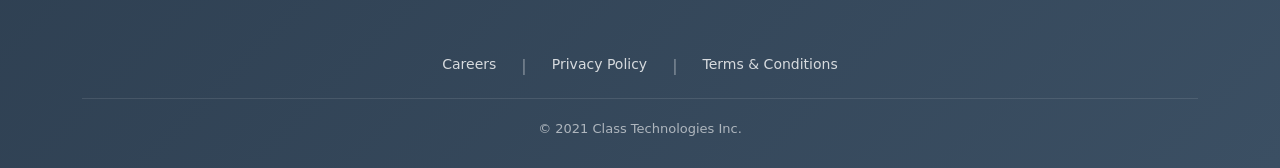
<file: coursedetail.html>
<!DOCTYPE html>
<html lang="en">
<head>
    <meta charset="UTF-8">
    <meta name="viewport" content="width=device-width, initial-scale=1.0">
    <title>TOTC Navbar</title>
    <link href="https://cdn.jsdelivr.net/npm/bootstrap@5.3.0/dist/css/bootstrap.min.css" rel="stylesheet">
    <link rel="stylesheet" href="https://cdnjs.cloudflare.com/ajax/libs/font-awesome/6.4.0/css/all.min.css">
    <link rel="stylesheet" href="css/nav.css">
    <link rel="stylesheet" href="css/footer.css">
    <link rel="stylesheet" href="css/choise.css">
    <link rel="stylesheet" href="css/totc.css">
    <link rel="stylesheet" href="css/coursedetail.css">
</head>
<body>
    <nav class="navbar navbar-expand-lg navbar-light bg-white navbar-section">
        <div class="container">
            <a class="navbar-brand" href="#">
                <div class="logo-icon">
                    <img src="assets/Group 235.svg" alt="TOTC Logo">
                </div>
            </a>

            <button class="navbar-toggler mobile-toggle" type="button" data-bs-toggle="collapse" data-bs-target="#navbarContent" aria-controls="navbarContent" aria-expanded="false" aria-label="Toggle navigation">
                <i class="fas fa-bars"></i>
            </button>

            <div class="collapse navbar-collapse" id="navbarContent">
                <ul class="navbar-nav mx-auto mb-2 mb-lg-0 nav-links">
                    <li class="nav-item">
                        <a class="nav-link " href="landing.html">Home</a>
                    </li>
<li class="nav-item dropdown">
  <a class="nav-link dropdown-toggle" href="#" id="coursesDropdown" role="button" data-bs-toggle="dropdown" aria-expanded="false">
    Courses
  </a>
  <ul class="dropdown-menu" aria-labelledby="coursesDropdown">
    <li><a class="dropdown-item" href="courses.html">All Courses</a></li>
    <li><a class="dropdown-item" href="coursedetail.html">Course Details</a></li>
    <li><a class="dropdown-item" href="literatureCourse.html">Literature Course</a></li>
  </ul>
</li>
                    <li class="nav-item">
                        <a class="nav-link" href="#">Careers</a>
                    </li>
                    <li class="nav-item">
                        <a class="nav-link" href="blog.html">Blog</a>
                    </li>
                    <li class="nav-item">
                        <a class="nav-link" href="#">About Us</a>
                    </li>
                    <li class="nav-item">
                        <a class="nav-link" href="search.html">Search</a>
                    </li>
                </ul>

                <div class="navbar-profile ms-lg-3">
                    <div class="dropdown">
                        <button class="btn profile-dropdown dropdown-toggle" type="button" id="profileDropdown" data-bs-toggle="dropdown" aria-expanded="false">
                            <img src="assets/image 12.svg" alt="User" class="profile-img">
                            <span class="profile-name">Lina</span>
                            <i class="fas fa-chevron-down dropdown-icon"></i>
                        </button>
                        <ul class="dropdown-menu dropdown-menu-end" aria-labelledby="profileDropdown">
                            <li>
                                <a class="dropdown-item" href="member.html">
                                    <i class="fas fa-user"></i>
                                    <span>My Profile</span>
                                </a>
                            </li>
                            <li>
                                <a class="dropdown-item" href="#">
                                    <i class="fas fa-cog"></i>
                                    <span>Settings</span>
                                </a>
                            </li>
                            <li>
                                <a class="dropdown-item" href="#">
                                    <i class="fas fa-book"></i>
                                    <span>My Courses</span>
                                </a>
                            </li>
                            <li><hr class="dropdown-divider"></li>
                            <li>
                                <a class="dropdown-item logout" href="login.html">
                                    <i class="fas fa-sign-out-alt"></i>
                                    <span>Logout</span>
                                </a>
                            </li>
                        </ul>
                    </div>
                </div>
            </div>
        </div>
    </nav>


<section class="course-details-section">
    <div class="container">
        <div class="row">
            <div class="col-lg-8">
                <div class="course-main-image">
                    <img src="assets/Group 237.png" alt="Course Image">
                </div>

                <div class="course-tabs">
                    <ul class="nav nav-tabs" id="courseTabs" role="tablist">
                        <li class="nav-item" role="presentation">
                            <button class="nav-link active" id="overview-tab" data-bs-toggle="tab" data-bs-target="#overview" type="button">Overview</button>
                        </li>
                        <li class="nav-item" role="presentation">
                            <button class="nav-link" id="curriculum-tab" data-bs-toggle="tab" data-bs-target="#curriculum" type="button">Overview</button>
                        </li>
                        <li class="nav-item" role="presentation">
                            <button class="nav-link" id="instructor-tab" data-bs-toggle="tab" data-bs-target="#instructor" type="button">Overview</button>
                        </li>
                        <li class="nav-item" role="presentation">
                            <button class="nav-link" id="reviews-tab" data-bs-toggle="tab" data-bs-target="#reviews" type="button">Overview</button>
                        </li>
                    </ul>
                    <div class="tab-content" id="courseTabsContent">
                        <div class="tab-pane fade show active" id="overview">
                        </div>
                    </div>
                </div>

                <div class="ratings-section">
                    <div class="ratings-summary">
                        <div class="rating-score">
                            <h3>4 out of 5</h3>
                            <div class="stars">
                                <i class="fas fa-star"></i>
                                <i class="fas fa-star"></i>
                                <i class="fas fa-star"></i>
                                <i class="fas fa-star"></i>
                                <i class="far fa-star"></i>
                            </div>
                            <p class="rating-label">Top Rating</p>
                        </div>

                        <div class="rating-bars">
                            <div class="rating-bar-item">
                                <span class="label">5 Stars</span>
                                <div class="bar">
                                    <div class="fill" style="width: 80%;"></div>
                                </div>
                            </div>
                            <div class="rating-bar-item">
                                <span class="label">4 Stars</span>
                                <div class="bar">
                                    <div class="fill" style="width: 60%;"></div>
                                </div>
                            </div>
                            <div class="rating-bar-item">
                                <span class="label">3 Stars</span>
                                <div class="bar">
                                    <div class="fill" style="width: 40%;"></div>
                                </div>
                            </div>
                            <div class="rating-bar-item">
                                <span class="label">2 Stars</span>
                                <div class="bar">
                                    <div class="fill" style="width: 20%;"></div>
                                </div>
                            </div>
                            <div class="rating-bar-item">
                                <span class="label">1 Stars</span>
                                <div class="bar">
                                    <div class="fill" style="width: 10%;"></div>
                                </div>
                            </div>
                        </div>
                    </div>

                    <div class="reviews-list">
                        <div class="review-item">
                            <div class="reviewer-info">
                                <img src="assets/image 12.svg" alt="Lina" class="reviewer-img">
                                <div class="reviewer-details">
                                    <h4 class="reviewer-name">Lina</h4>
                                    <div class="review-rating">
                                        <i class="fas fa-star"></i>
                                        <i class="fas fa-star"></i>
                                        <i class="fas fa-star"></i>
                                        <i class="fas fa-star"></i>
                                        <i class="fas fa-star"></i>
                                        <span class="review-time">3 Month</span>
                                    </div>
                                </div>
                            </div>
                            <p class="review-text">
                                Class, launched less than a year ago by Blackboard co-founder Michael Chasen, integrates exclusively...
                            </p>
                        </div>

                        <div class="review-item">
                            <div class="reviewer-info">
                                <img src="assets/image 12.svg" alt="Lina" class="reviewer-img">
                                <div class="reviewer-details">
                                    <h4 class="reviewer-name">Lina</h4>
                                    <div class="review-rating">
                                        <i class="fas fa-star"></i>
                                        <i class="fas fa-star"></i>
                                        <i class="fas fa-star"></i>
                                        <i class="fas fa-star"></i>
                                        <i class="fas fa-star"></i>
                                        <span class="review-time">3 Month</span>
                                    </div>
                                </div>
                            </div>
                            <p class="review-text">
                                Class, launched less than a year ago by Blackboard co-founder Michael Chasen, integrates exclusively...
                            </p>
                        </div>
                    </div>
                </div>
            </div>

            <div class="col-lg-4">
                <div class="course-sidebar">
                    <div class="preview-card">
                        <div class="preview-image">
                            <img src="assets/Group 237.png" alt="Preview">
                        </div>

                        <div class="price-info">
                            <span class="current-price">$49.65</span>
                            <span class="original-price">$99.99</span>
                            <span class="discount">50% Off</span>
                        </div>
                        <p class="time-left">11 hour left at this price</p>

                        <a href="checkout.html" class="btn-buy-now">Buy Now</a>

                        <div class="course-includes">
                            <h4>This Course Included</h4>
                            <ul class="includes-list">
                                <li>
                                    <i class="fas fa-play-circle"></i>
                                    <span>Money Back Guarantee</span>
                                </li>
                                <li>
                                    <i class="fas fa-infinity"></i>
                                    <span>Access on all devices</span>
                                </li>
                                <li>
                                    <i class="fas fa-award"></i>
                                    <span>Certification of completion</span>
                                </li>
                                <li>
                                    <i class="fas fa-book"></i>
                                    <span>32 Moduls</span>
                                </li>
                            </ul>
                        </div>

                        <div class="training-info">
                            <h4>Training 5 or more people</h4>
                            <p>Class, launched less than a year ago by Blackboard co-founder Michael Chasen, integrates exclusively...</p>
                        </div>

                        <div class="share-section">
                            <h4>Share this course</h4>
                            <div class="social-icons">
                                <a href="#" class="social-icon facebook">
                                    <i class="fab fa-facebook-f"></i>
                                </a>
                                <a href="#" class="social-icon instagram">
                                    <i class="fab fa-instagram"></i>
                                </a>
                                <a href="#" class="social-icon twitter">
                                    <i class="fab fa-twitter"></i>
                                </a>
                                <a href="#" class="social-icon youtube">
                                    <i class="fab fa-youtube"></i>
                                </a>
                                <a href="#" class="social-icon linkedin">
                                    <i class="fab fa-linkedin-in"></i>
                                </a>
                                <a href="#" class="social-icon link">
                                    <i class="fas fa-link"></i>
                                </a>
                            </div>
                        </div>
                    </div>
                </div>
            </div>
        </div>
    </div>
</section>


<section class="get-choice-section difbg">
    <div class="container">
        <div class="section-header">
            <h2 class="section-title">Marketing Articles</h2>
            <a href="#" class="see-all-link">See all</a>
        </div>

        <div class="row g-4">
            <div class="col-lg-3 col-md-6">
                <div class="course-card">
                    <div class="course-image">
                        <img src="assets/Group 4.png" alt="Course">
                    </div>
                    <div class="course-content">
                        <div class="course-meta">
                            <div class="category">
                                <i class="fas fa-layer-group"></i>
                                <span>Design</span>
                            </div>
                            <div class="duration">
                                <i class="far fa-clock"></i>
                                <span>3 Month</span>
                            </div>
                        </div>
                        <h3 class="course-title">AWS Certified solutions Architect</h3>
                        <p class="course-description">
                            Lorem ipsum dolor sit amet, consectetur adipiscing elit, sed do eiusmod tempor
                        </p>
                        <div class="course-footer">
                            <div class="instructor-info">
                                <img src="assets/image 12.svg" alt="Lina" class="instructor-img">
                                <span class="instructor-name">Lina</span>
                            </div>
                            <div class="price">
                                <span class="old-price">$100</span>
                                <span class="new-price">$80</span>
                            </div>
                        </div>
                    </div>
                </div>
            </div>

            <div class="col-lg-3 col-md-6">
                <div class="course-card">
                    <div class="course-image">
                        <img src="assets/Group 40.png" alt="Course">
                    </div>
                    <div class="course-content">
                        <div class="course-meta">
                            <div class="category">
                                <i class="fas fa-layer-group"></i>
                                <span>Design</span>
                            </div>
                            <div class="duration">
                                <i class="far fa-clock"></i>
                                <span>3 Month</span>
                            </div>
                        </div>
                        <h3 class="course-title">AWS Certified solutions Architect</h3>
                        <p class="course-description">
                            Lorem ipsum dolor sit amet, consectetur adipiscing elit, sed do eiusmod tempor
                        </p>
                        <div class="course-footer">
                            <div class="instructor-info">
                                <img src="assets/image 12.svg" alt="Lina" class="instructor-img">
                                <span class="instructor-name">Lina</span>
                            </div>
                            <div class="price">
                                <span class="old-price">$100</span>
                                <span class="new-price">$80</span>
                            </div>
                        </div>
                    </div>
                </div>
            </div>

            <div class="col-lg-3 col-md-6">
                <div class="course-card">
                    <div class="course-image">
                        <img src="assets/Group 42.png" alt="Course">
                    </div>
                    <div class="course-content">
                        <div class="course-meta">
                            <div class="category">
                                <i class="fas fa-layer-group"></i>
                                <span>Design</span>
                            </div>
                            <div class="duration">
                                <i class="far fa-clock"></i>
                                <span>3 Month</span>
                            </div>
                        </div>
                        <h3 class="course-title">AWS Certified solutions Architect</h3>
                        <p class="course-description">
                            Lorem ipsum dolor sit amet, consectetur adipiscing elit, sed do eiusmod tempor
                        </p>
                        <div class="course-footer">
                            <div class="instructor-info">
                                <img src="assets/image 12.svg" alt="Lina" class="instructor-img">
                                <span class="instructor-name">Lina</span>
                            </div>
                            <div class="price">
                                <span class="old-price">$100</span>
                                <span class="new-price">$80</span>
                            </div>
                        </div>
                    </div>
                </div>
            </div>

            <div class="col-lg-3 col-md-6">
                <div class="course-card">
                    <div class="course-image">
                        <img src="assets/Group 43.png" alt="Course">
                    </div>
                    <div class="course-content">
                        <div class="course-meta">
                            <div class="category">
                                <i class="fas fa-layer-group"></i>
                                <span>Design</span>
                            </div>
                            <div class="duration">
                                <i class="far fa-clock"></i>
                                <span>3 Month</span>
                            </div>
                        </div>
                        <h3 class="course-title">AWS Certified solutions Architect</h3>
                        <p class="course-description">
                            Lorem ipsum dolor sit amet, consectetur adipiscing elit, sed do eiusmod tempor
                        </p>
                        <div class="course-footer">
                            <div class="instructor-info">
                                <img src="assets/image 12.svg" alt="Lina" class="instructor-img">
                                <span class="instructor-name">Lina</span>
                            </div>
                            <div class="price">
                                <span class="old-price">$100</span>
                                <span class="new-price">$80</span>
                            </div>
                        </div>
                    </div>
                </div>
            </div>

        </div>
    </div>
</section>


<section class="totc2-section py-5">
      <div class="container">
        <div class="row align-items-center">
          <div class="col-lg-6">
            <div class="content-wrapper">
              <div class="ring1"></div>
              <div class="ring2"></div>
              <h2 class="main-heading mb-4">
                Everything you can do in a physical classroom,
                <span class="text-cyan">you can do with TOTC</span>
              </h2>
              <p class="description text-muted mb-4">
                TOTC's school management software helps traditional and online
                schools manage scheduling, attendance, payments and virtual
                classrooms all in one secure cloud-based system.
              </p>
              <a href="#" class="learn-more">Learn more</a>
            </div>
          </div>
          <div class="col-lg-6">
            <div class="image-wrapper position-relative">
              <img
                src="assets/Group 17.png"
                alt="Classroom"
                class="img-fluid rounded-4"
              />
              <div class="accent-shape accent-top"></div>
              <div class="accent-shape accent-bottom"></div>
            </div>
          </div>
        </div>
      </div>
    </section>

<section class="education-offers-section">
    <div class="container">
        <div class="section-header">
            <h2 class="section-title">Top Education offers and deals are listed here</h2>
            <a href="#" class="see-all-link">See all</a>
        </div>

        <div class="row g-4">
            <div class="col-lg-4 col-md-6">
                <div class="offer-card">
                    <div class="offer-image">
                        <img src="assets/Rectangle 19.svg" alt="Instructor">
                        <div class="offer-overlay"></div>
                        <span class="discount-badge">50%</span>
                    </div>
                    <div class="offer-content">
                        <h3 class="offer-title">FOR INSTRUCTORS</h3>
                        <p class="offer-description">
                            TOTC's school management software helps traditional and online schools manage scheduling.
                        </p>
                    </div>
                </div>
            </div>

            <div class="col-lg-4 col-md-6">
                <div class="offer-card">
                    <div class="offer-image">
                        <img src="assets/Rectangle 19.svg" alt="Instructor">
                        <div class="offer-overlay"></div>
                        <span class="discount-badge">50%</span>
                    </div>
                    <div class="offer-content">
                        <h3 class="offer-title">FOR INSTRUCTORS</h3>
                        <p class="offer-description">
                            TOTC's school management software helps traditional and online schools manage scheduling.
                        </p>
                    </div>
                </div>
            </div>

            <div class="col-lg-4 col-md-6">
                <div class="offer-card">
                    <div class="offer-image">
                        <img src="assets/Rectangle 19.svg" alt="Instructor">
                        <div class="offer-overlay"></div>
                        <span class="discount-badge">50%</span>
                    </div>
                    <div class="offer-content">
                        <h3 class="offer-title">FOR INSTRUCTORS</h3>
                        <p class="offer-description">
                            TOTC's school management software helps traditional and online schools manage scheduling.
                        </p>
                    </div>
                </div>
            </div>
        </div>
    </div>
</section>








<footer class="footer">
      <div class="container">
        <div class="footer-top text-center">
          <div class="footer-logo">
            <img src="assets/Group 112.svg" alt="" />
            <div class="logo-text">
              <span class="virtual">Virtual Class</span>
              <span class="zoom">for Zoom</span>
            </div>
          </div>
        </div>

        <div class="newsletter-section text-center">
          <p class="newsletter-title">Subscribe to get our Newsletter</p>
          <form class="newsletter-form">
            <div class="input-group">
              <input
                type="email"
                class="form-control"
                placeholder="Your Email"
                required
              />
              <button type="submit" class="btn btn-subscribe">Subscribe</button>
            </div>
          </form>
        </div>

        <div class="footer-links text-center">
          <a href="#" class="footer-link">Careers</a>
          <span class="separator">|</span>
          <a href="#" class="footer-link">Privacy Policy</a>
          <span class="separator">|</span>
          <a href="#" class="footer-link">Terms & Conditions</a>
        </div>

        <div class="footer-copyright text-center">
          <p>© 2021 Class Technologies Inc.</p>
        </div>
      </div>
    </footer>


    <script src="https://cdn.jsdelivr.net/npm/bootstrap@5.3.0/dist/js/bootstrap.bundle.min.js"></script>
</body>
</html>
</file>
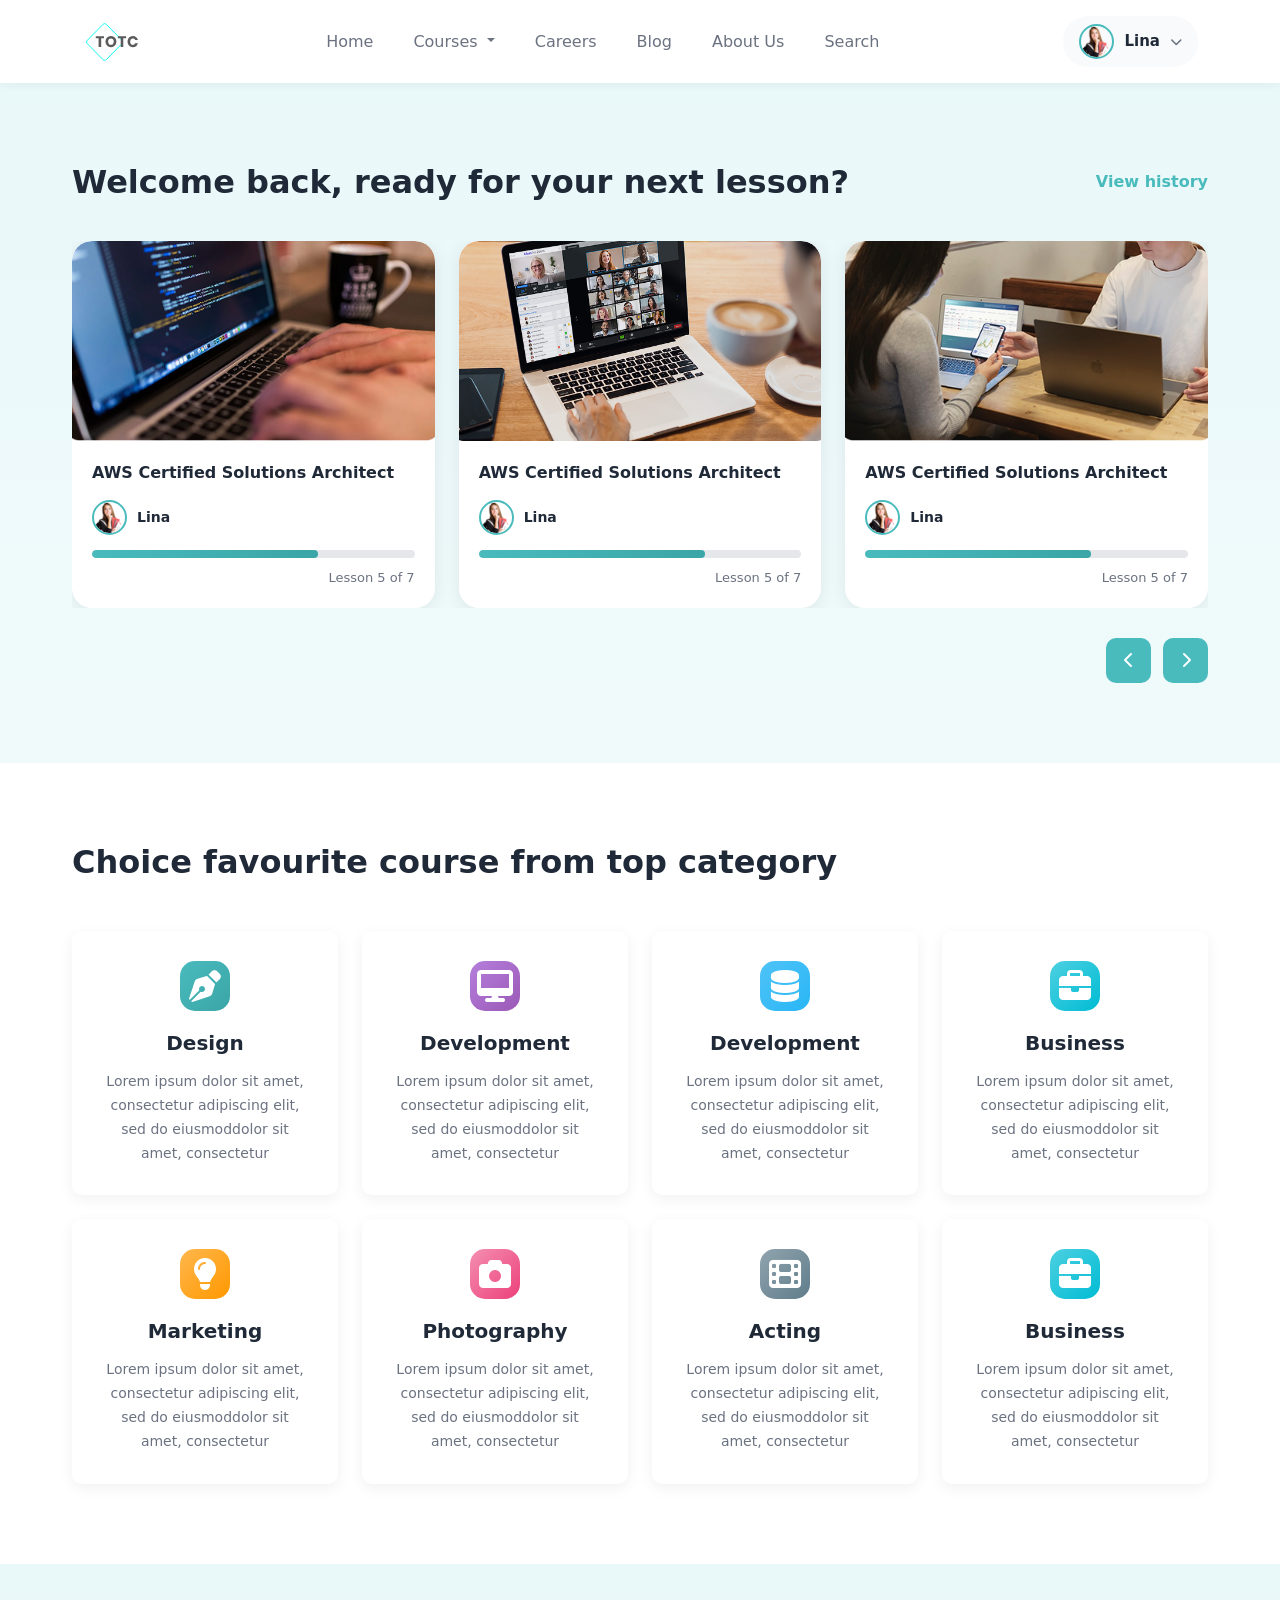
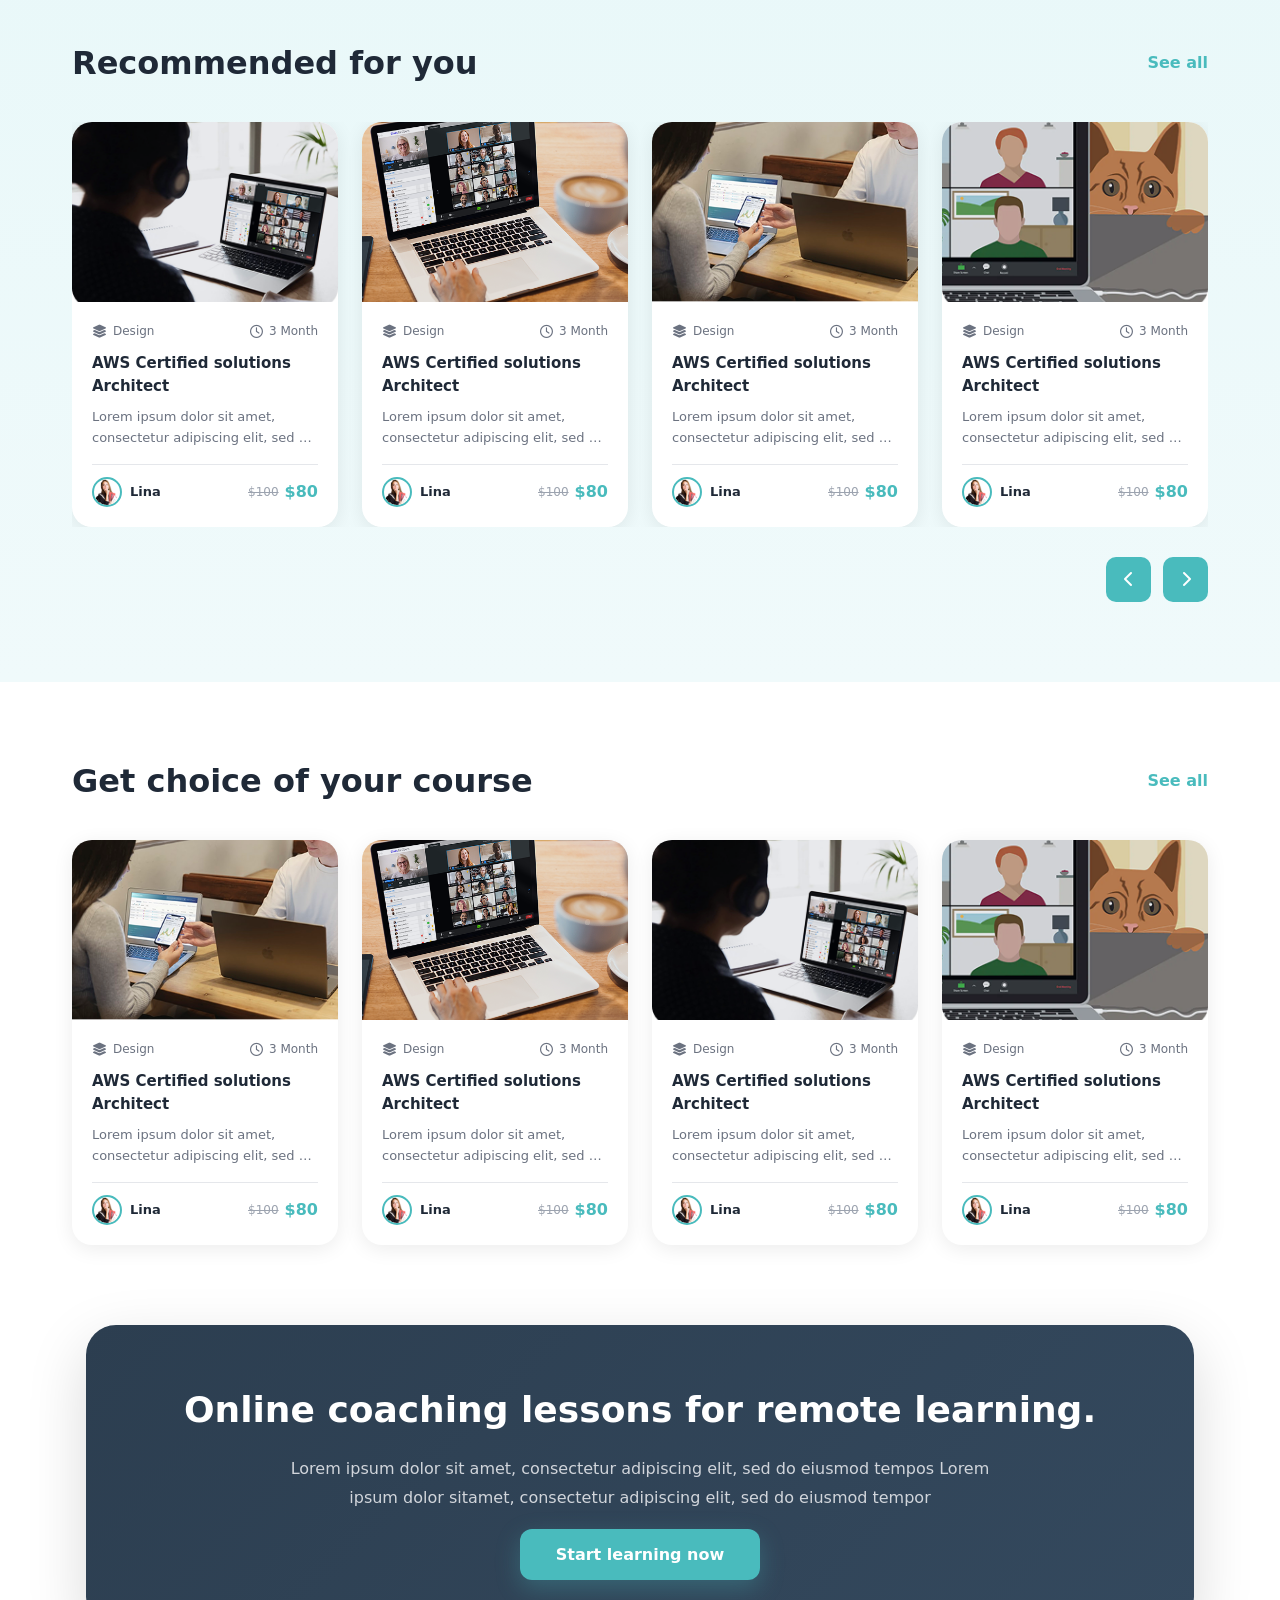
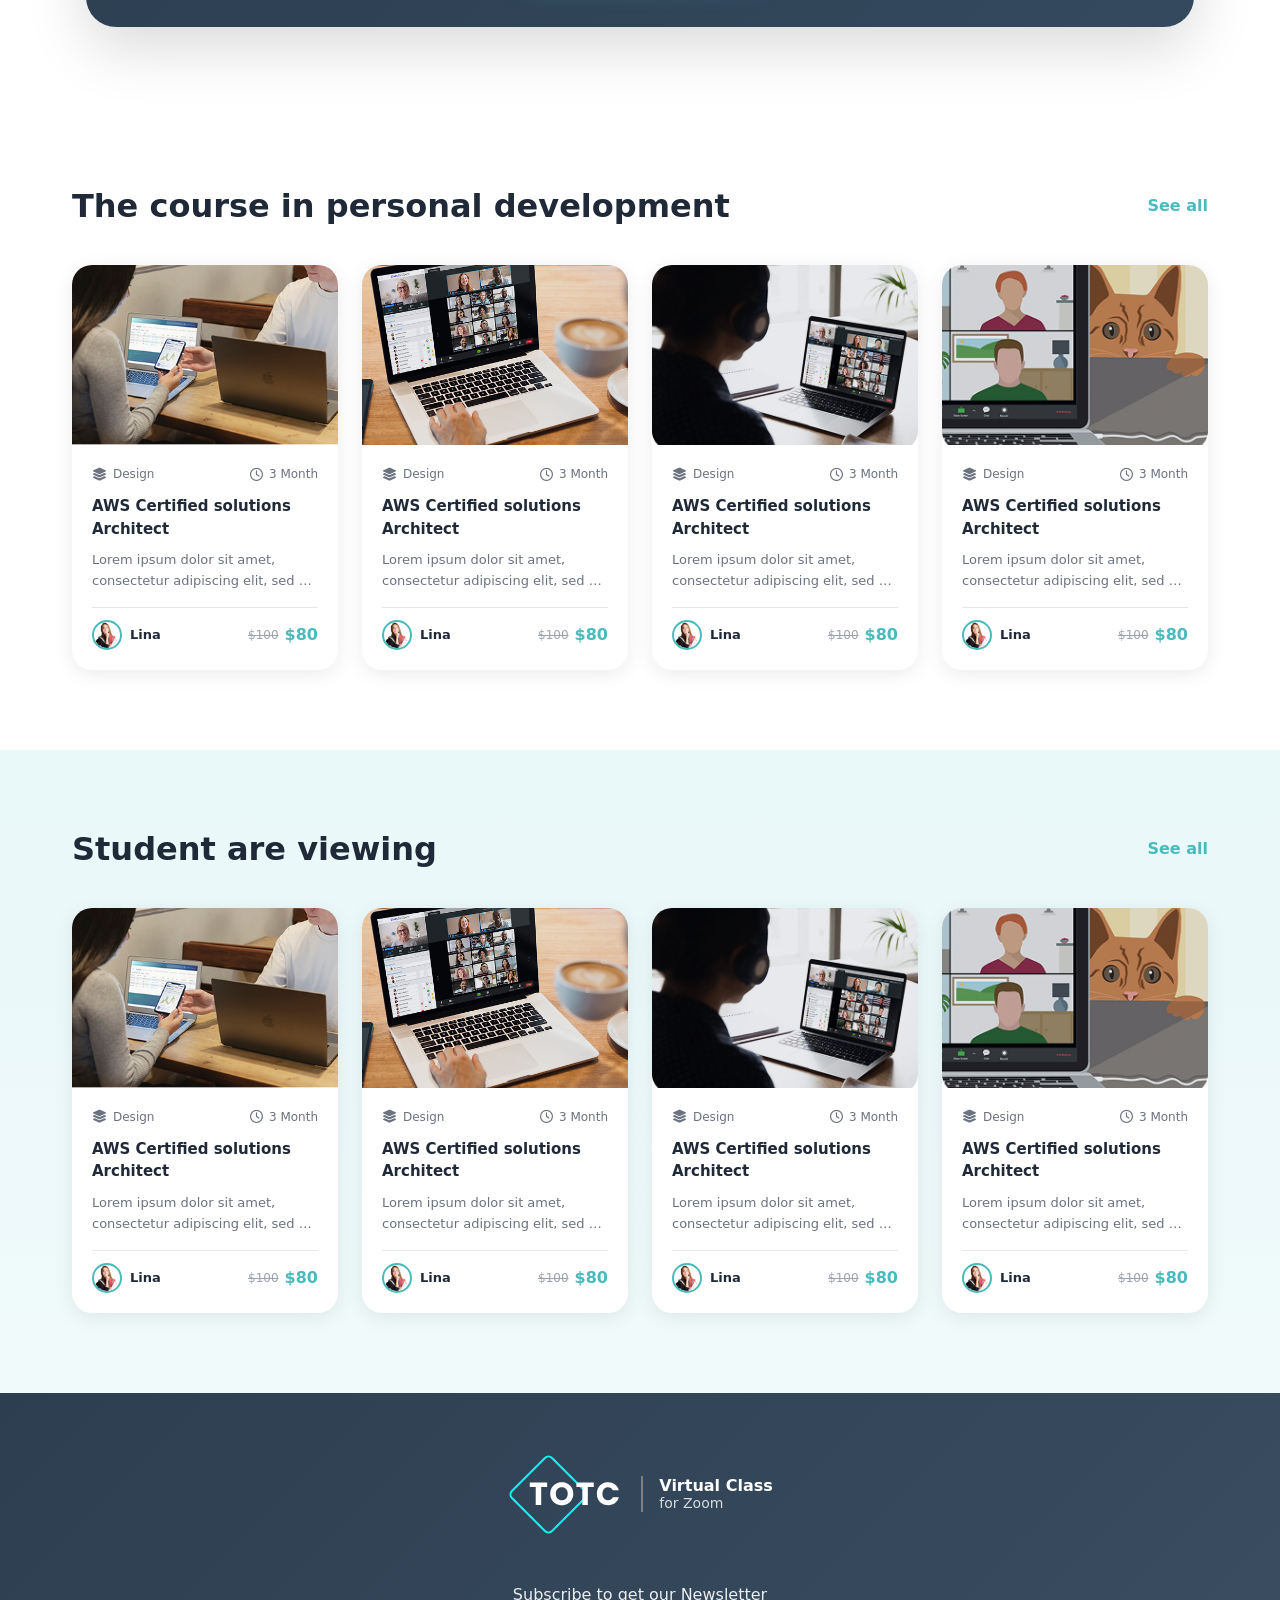
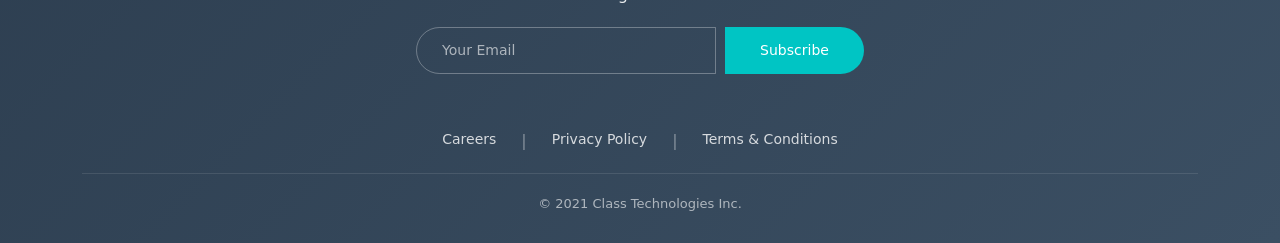
<file: courses.html>
<!DOCTYPE html>
<html lang="en">
<head>
    <meta charset="UTF-8">
    <meta name="viewport" content="width=device-width, initial-scale=1.0">
    <title>TOTC Navbar</title>
    <link href="https://cdn.jsdelivr.net/npm/bootstrap@5.3.0/dist/css/bootstrap.min.css" rel="stylesheet">
    <link rel="stylesheet" href="https://cdnjs.cloudflare.com/ajax/libs/font-awesome/6.4.0/css/all.min.css">
    <link rel="stylesheet" href="css/nav.css">
    <link rel="stylesheet" href="css/footer.css">
    <link rel="stylesheet" href="css/choise.css">
    <link rel="stylesheet" href="css/courses.css">
</head>
<body>
    <nav class="navbar navbar-expand-lg navbar-light bg-white navbar-section">
        <div class="container">
            <a class="navbar-brand" href="#">
                <div class="logo-icon">
                    <img src="assets/Group 235.svg" alt="TOTC Logo">
                </div>
            </a>

            <button class="navbar-toggler mobile-toggle" type="button" data-bs-toggle="collapse" data-bs-target="#navbarContent" aria-controls="navbarContent" aria-expanded="false" aria-label="Toggle navigation">
                <i class="fas fa-bars"></i>
            </button>

            <div class="collapse navbar-collapse" id="navbarContent">
                <ul class="navbar-nav mx-auto mb-2 mb-lg-0 nav-links">
                    <li class="nav-item">
                        <a class="nav-link " href="landing.html">Home</a>
                    </li>
<li class="nav-item dropdown">
  <a class="nav-link dropdown-toggle" href="#" id="coursesDropdown" role="button" data-bs-toggle="dropdown" aria-expanded="false">
    Courses
  </a>
  <ul class="dropdown-menu" aria-labelledby="coursesDropdown">
    <li><a class="dropdown-item" href="courses.html">All Courses</a></li>
    <li><a class="dropdown-item" href="coursedetail.html">Course Details</a></li>
    <li><a class="dropdown-item" href="literatureCourse.html">Literature Course</a></li>
  </ul>
</li>
                    <li class="nav-item">
                        <a class="nav-link" href="#">Careers</a>
                    </li>
                    <li class="nav-item">
                        <a class="nav-link" href="blog.html">Blog</a>
                    </li>
                    <li class="nav-item">
                        <a class="nav-link" href="#">About Us</a>
                    </li>
                    <li class="nav-item">
                        <a class="nav-link" href="search.html">Search</a>
                    </li>
                </ul>

                <div class="navbar-profile ms-lg-3">
                    <div class="dropdown">
                        <button class="btn profile-dropdown dropdown-toggle" type="button" id="profileDropdown" data-bs-toggle="dropdown" aria-expanded="false">
                            <img src="assets/image 12.svg" alt="User" class="profile-img">
                            <span class="profile-name">Lina</span>
                            <i class="fas fa-chevron-down dropdown-icon"></i>
                        </button>
                        <ul class="dropdown-menu dropdown-menu-end" aria-labelledby="profileDropdown">
                            <li>
                                <a class="dropdown-item" href="member.html">
                                    <i class="fas fa-user"></i>
                                    <span>My Profile</span>
                                </a>
                            </li>
                            <li>
                                <a class="dropdown-item" href="#">
                                    <i class="fas fa-cog"></i>
                                    <span>Settings</span>
                                </a>
                            </li>
                            <li>
                                <a class="dropdown-item" href="#">
                                    <i class="fas fa-book"></i>
                                    <span>My Courses</span>
                                </a>
                            </li>
                            <li><hr class="dropdown-divider"></li>
                            <li>
                                <a class="dropdown-item logout" href="login.html">
                                    <i class="fas fa-sign-out-alt"></i>
                                    <span>Logout</span>
                                </a>
                            </li>
                        </ul>
                    </div>
                </div>
            </div>
        </div>
    </nav>

<section class="welcome-back-section">
    <div class="container">
        <div class="section-header">
            <h2 class="section-title">Welcome back, ready for your next lesson?</h2>
            <a href="#" class="view-history-link">View history</a>
        </div>

        <div id="lessonsCarousel" class="carousel slide" data-bs-ride="carousel">
            <div class="carousel-inner">
                <div class="carousel-item active">
                    <div class="row g-4">
                        <div class="col-lg-4 col-md-6">
                            <div class="lesson-card">
                                <div class="lesson-image">
                                    <img src="assets/Rectangle 32.png" alt="Lesson">
                                </div>
                                <div class="lesson-content">
                                    <h3 class="lesson-title">AWS Certified Solutions Architect</h3>
                                    <div class="instructor-info">
                                        <img src="assets/image 12.svg" alt="Lina" class="instructor-img">
                                        <span class="instructor-name">Lina</span>
                                    </div>
                                    <div class="progress-bar">
                                        <div class="progress-fill" style="width: 70%;"></div>
                                    </div>
                                    <p class="lesson-progress">Lesson 5 of 7</p>
                                </div>
                            </div>
                        </div>

                        <div class="col-lg-4 col-md-6">
                            <div class="lesson-card">
                                <div class="lesson-image">
                                    <img src="assets/Group 40.png" alt="Lesson">
                                </div>
                                <div class="lesson-content">
                                    <h3 class="lesson-title">AWS Certified Solutions Architect</h3>
                                    <div class="instructor-info">
                                        <img src="assets/image 12.svg" alt="Lina" class="instructor-img">
                                        <span class="instructor-name">Lina</span>
                                    </div>
                                    <div class="progress-bar">
                                        <div class="progress-fill" style="width: 70%;"></div>
                                    </div>
                                    <p class="lesson-progress">Lesson 5 of 7</p>
                                </div>
                            </div>
                        </div>

                        <div class="col-lg-4 col-md-6">
                            <div class="lesson-card">
                                <div class="lesson-image">
                                    <img src="assets/Group 4.png" alt="Lesson">
                                </div>
                                <div class="lesson-content">
                                    <h3 class="lesson-title">AWS Certified Solutions Architect</h3>
                                    <div class="instructor-info">
                                        <img src="assets/image 12.svg" alt="Lina" class="instructor-img">
                                        <span class="instructor-name">Lina</span>
                                    </div>
                                    <div class="progress-bar">
                                        <div class="progress-fill" style="width: 70%;"></div>
                                    </div>
                                    <p class="lesson-progress">Lesson 5 of 7</p>
                                </div>
                            </div>
                        </div>
                    </div>
                </div>
                <div class="carousel-item">
                    <div class="row g-4">
                        <div class="col-lg-4 col-md-6">
                            <div class="lesson-card">
                                <div class="lesson-image">
                                    <img src="assets/Rectangle 32.png" alt="Lesson">
                                </div>
                                <div class="lesson-content">
                                    <h3 class="lesson-title">AWS Certified Solutions Architect</h3>
                                    <div class="instructor-info">
                                        <img src="assets/image 12.svg" alt="Lina" class="instructor-img">
                                        <span class="instructor-name">Lina</span>
                                    </div>
                                    <div class="progress-bar">
                                        <div class="progress-fill" style="width: 70%;"></div>
                                    </div>
                                    <p class="lesson-progress">Lesson 5 of 7</p>
                                </div>
                            </div>
                        </div>

                        <div class="col-lg-4 col-md-6">
                            <div class="lesson-card">
                                <div class="lesson-image">
                                    <img src="assets/Group 40.png" alt="Lesson">
                                </div>
                                <div class="lesson-content">
                                    <h3 class="lesson-title">AWS Certified Solutions Architect</h3>
                                    <div class="instructor-info">
                                        <img src="assets/image 12.svg" alt="Lina" class="instructor-img">
                                        <span class="instructor-name">Lina</span>
                                    </div>
                                    <div class="progress-bar">
                                        <div class="progress-fill" style="width: 70%;"></div>
                                    </div>
                                    <p class="lesson-progress">Lesson 5 of 7</p>
                                </div>
                            </div>
                        </div>

                        <div class="col-lg-4 col-md-6">
                            <div class="lesson-card">
                                <div class="lesson-image">
                                    <img src="assets/Group 4.png" alt="Lesson">
                                </div>
                                <div class="lesson-content">
                                    <h3 class="lesson-title">AWS Certified Solutions Architect</h3>
                                    <div class="instructor-info">
                                        <img src="assets/image 12.svg" alt="Lina" class="instructor-img">
                                        <span class="instructor-name">Lina</span>
                                    </div>
                                    <div class="progress-bar">
                                        <div class="progress-fill" style="width: 70%;"></div>
                                    </div>
                                    <p class="lesson-progress">Lesson 5 of 7</p>
                                </div>
                            </div>
                        </div>
                    </div>
                </div>
                
            </div>

            <div class="carousel-navigation">
                <div class="carousel-control-prev nav-btn" type="button" data-bs-target="#lessonsCarousel" data-bs-slide="prev">
                    <i class="fas fa-chevron-left"></i>
                </div>
                <div class="carousel-control-next nav-btn" type="button" data-bs-target="#lessonsCarousel" data-bs-slide="next">
                    <i class="fas fa-chevron-right"></i>
                </div>
            </div>
        </div>
    </div>
</section>


<section class="categories-section">
    <div class="container">
        <h2 class="section-title">Choice favourite course from top category</h2>

        <div class="row g-4">
            <div class="col-lg-3 col-md-6">
                <div class="category-card">
                    <div class="category-icon teal">
                        <i class="fas fa-pen-nib"></i>
                    </div>
                    <h3 class="category-name">Design</h3>
                    <p class="category-description">
                        Lorem ipsum dolor sit amet, consectetur adipiscing elit, sed do eiusmoddolor sit amet, consectetur
                    </p>
                </div>
            </div>

            <div class="col-lg-3 col-md-6">
                <div class="category-card">
                    <div class="category-icon purple">
                        <i class="fas fa-desktop"></i>
                    </div>
                    <h3 class="category-name">Development</h3>
                    <p class="category-description">
                        Lorem ipsum dolor sit amet, consectetur adipiscing elit, sed do eiusmoddolor sit amet, consectetur
                    </p>
                </div>
            </div>

            <div class="col-lg-3 col-md-6">
                <div class="category-card">
                    <div class="category-icon blue">
                        <i class="fas fa-database"></i>
                    </div>
                    <h3 class="category-name">Development</h3>
                    <p class="category-description">
                        Lorem ipsum dolor sit amet, consectetur adipiscing elit, sed do eiusmoddolor sit amet, consectetur
                    </p>
                </div>
            </div>

            <div class="col-lg-3 col-md-6">
                <div class="category-card">
                    <div class="category-icon cyan">
                        <i class="fas fa-briefcase"></i>
                    </div>
                    <h3 class="category-name">Business</h3>
                    <p class="category-description">
                        Lorem ipsum dolor sit amet, consectetur adipiscing elit, sed do eiusmoddolor sit amet, consectetur
                    </p>
                </div>
            </div>

            <div class="col-lg-3 col-md-6">
                <div class="category-card">
                    <div class="category-icon orange">
                        <i class="fas fa-lightbulb"></i>
                    </div>
                    <h3 class="category-name">Marketing</h3>
                    <p class="category-description">
                        Lorem ipsum dolor sit amet, consectetur adipiscing elit, sed do eiusmoddolor sit amet, consectetur
                    </p>
                </div>
            </div>

            <div class="col-lg-3 col-md-6">
                <div class="category-card">
                    <div class="category-icon pink">
                        <i class="fas fa-camera"></i>
                    </div>
                    <h3 class="category-name">Photography</h3>
                    <p class="category-description">
                        Lorem ipsum dolor sit amet, consectetur adipiscing elit, sed do eiusmoddolor sit amet, consectetur
                    </p>
                </div>
            </div>

            <div class="col-lg-3 col-md-6">
                <div class="category-card">
                    <div class="category-icon gray">
                        <i class="fas fa-film"></i>
                    </div>
                    <h3 class="category-name">Acting</h3>
                    <p class="category-description">
                        Lorem ipsum dolor sit amet, consectetur adipiscing elit, sed do eiusmoddolor sit amet, consectetur
                    </p>
                </div>
            </div>

            <div class="col-lg-3 col-md-6">
                <div class="category-card">
                    <div class="category-icon cyan">
                        <i class="fas fa-briefcase"></i>
                    </div>
                    <h3 class="category-name">Business</h3>
                    <p class="category-description">
                        Lorem ipsum dolor sit amet, consectetur adipiscing elit, sed do eiusmoddolor sit amet, consectetur
                    </p>
                </div>
            </div>
        </div>
    </div>
</section>


<section class="recommended-section">
    <div class="container">
        <div class="section-header">
            <h2 class="section-title">Recommended for you</h2>
            <a href="#" class="see-all-link">See all</a>
        </div>

        <div id="recommendedCarousel" class="carousel slide" data-bs-ride="carousel">
            <div class="carousel-inner">
                <div class="carousel-item active">
                    <div class="row g-4">
                        <div class="col-lg-3 col-md-6">
                            <div class="course-card">
                                <div class="course-image">
                                    <img src="assets/Group 42.png" alt="Course">
                                </div>
                                <div class="course-content">
                                    <div class="course-meta">
                                        <div class="category">
                                            <i class="fas fa-layer-group"></i>
                                            <span>Design</span>
                                        </div>
                                        <div class="duration">
                                            <i class="far fa-clock"></i>
                                            <span>3 Month</span>
                                        </div>
                                    </div>
                                    <h3 class="course-title">AWS Certified solutions Architect</h3>
                                    <p class="course-description">
                                        Lorem ipsum dolor sit amet, consectetur adipiscing elit, sed do eiusmod tempor
                                    </p>
                                    <div class="course-footer">
                                        <div class="instructor-info">
                                            <img src="assets/image 12.svg" alt="Lina" class="instructor-img">
                                            <span class="instructor-name">Lina</span>
                                        </div>
                                        <div class="price">
                                            <span class="old-price">$100</span>
                                            <span class="new-price">$80</span>
                                        </div>
                                    </div>
                                </div>
                            </div>
                        </div>

                        <div class="col-lg-3 col-md-6">
                            <div class="course-card">
                                <div class="course-image">
                                    <img src="assets/Group 40.png" alt="Course">
                                </div>
                                <div class="course-content">
                                    <div class="course-meta">
                                        <div class="category">
                                            <i class="fas fa-layer-group"></i>
                                            <span>Design</span>
                                        </div>
                                        <div class="duration">
                                            <i class="far fa-clock"></i>
                                            <span>3 Month</span>
                                        </div>
                                    </div>
                                    <h3 class="course-title">AWS Certified solutions Architect</h3>
                                    <p class="course-description">
                                        Lorem ipsum dolor sit amet, consectetur adipiscing elit, sed do eiusmod tempor
                                    </p>
                                    <div class="course-footer">
                                        <div class="instructor-info">
                                            <img src="assets/image 12.svg" alt="Lina" class="instructor-img">
                                            <span class="instructor-name">Lina</span>
                                        </div>
                                        <div class="price">
                                            <span class="old-price">$100</span>
                                            <span class="new-price">$80</span>
                                        </div>
                                    </div>
                                </div>
                            </div>
                        </div>

                        <div class="col-lg-3 col-md-6">
                            <div class="course-card">
                                <div class="course-image">
                                    <img src="assets/Group 4.png" alt="Course">
                                </div>
                                <div class="course-content">
                                    <div class="course-meta">
                                        <div class="category">
                                            <i class="fas fa-layer-group"></i>
                                            <span>Design</span>
                                        </div>
                                        <div class="duration">
                                            <i class="far fa-clock"></i>
                                            <span>3 Month</span>
                                        </div>
                                    </div>
                                    <h3 class="course-title">AWS Certified solutions Architect</h3>
                                    <p class="course-description">
                                        Lorem ipsum dolor sit amet, consectetur adipiscing elit, sed do eiusmod tempor
                                    </p>
                                    <div class="course-footer">
                                        <div class="instructor-info">
                                            <img src="assets/image 12.svg" alt="Lina" class="instructor-img">
                                            <span class="instructor-name">Lina</span>
                                        </div>
                                        <div class="price">
                                            <span class="old-price">$100</span>
                                            <span class="new-price">$80</span>
                                        </div>
                                    </div>
                                </div>
                            </div>
                        </div>

                        <div class="col-lg-3 col-md-6">
                            <div class="course-card">
                                <div class="course-image">
                                    <img src="assets/Group 43.png" alt="Course">
                                </div>
                                <div class="course-content">
                                    <div class="course-meta">
                                        <div class="category">
                                            <i class="fas fa-layer-group"></i>
                                            <span>Design</span>
                                        </div>
                                        <div class="duration">
                                            <i class="far fa-clock"></i>
                                            <span>3 Month</span>
                                        </div>
                                    </div>
                                    <h3 class="course-title">AWS Certified solutions Architect</h3>
                                    <p class="course-description">
                                        Lorem ipsum dolor sit amet, consectetur adipiscing elit, sed do eiusmod tempor
                                    </p>
                                    <div class="course-footer">
                                        <div class="instructor-info">
                                            <img src="assets/image 12.svg" alt="Lina" class="instructor-img">
                                            <span class="instructor-name">Lina</span>
                                        </div>
                                        <div class="price">
                                            <span class="old-price">$100</span>
                                            <span class="new-price">$80</span>
                                        </div>
                                    </div>
                                </div>
                            </div>
                        </div>
                    </div>
                </div>
                <div class="carousel-item">
                    <div class="row g-4">
                        <div class="col-lg-3 col-md-6">
                            <div class="course-card">
                                <div class="course-image">
                                    <img src="assets/Group 42.png" alt="Course">
                                </div>
                                <div class="course-content">
                                    <div class="course-meta">
                                        <div class="category">
                                            <i class="fas fa-layer-group"></i>
                                            <span>Design</span>
                                        </div>
                                        <div class="duration">
                                            <i class="far fa-clock"></i>
                                            <span>3 Month</span>
                                        </div>
                                    </div>
                                    <h3 class="course-title">AWS Certified solutions Architect</h3>
                                    <p class="course-description">
                                        Lorem ipsum dolor sit amet, consectetur adipiscing elit, sed do eiusmod tempor
                                    </p>
                                    <div class="course-footer">
                                        <div class="instructor-info">
                                            <img src="assets/image 12.svg" alt="Lina" class="instructor-img">
                                            <span class="instructor-name">Lina</span>
                                        </div>
                                        <div class="price">
                                            <span class="old-price">$100</span>
                                            <span class="new-price">$80</span>
                                        </div>
                                    </div>
                                </div>
                            </div>
                        </div>

                        <div class="col-lg-3 col-md-6">
                            <div class="course-card">
                                <div class="course-image">
                                    <img src="assets/Group 40.png" alt="Course">
                                </div>
                                <div class="course-content">
                                    <div class="course-meta">
                                        <div class="category">
                                            <i class="fas fa-layer-group"></i>
                                            <span>Design</span>
                                        </div>
                                        <div class="duration">
                                            <i class="far fa-clock"></i>
                                            <span>3 Month</span>
                                        </div>
                                    </div>
                                    <h3 class="course-title">AWS Certified solutions Architect</h3>
                                    <p class="course-description">
                                        Lorem ipsum dolor sit amet, consectetur adipiscing elit, sed do eiusmod tempor
                                    </p>
                                    <div class="course-footer">
                                        <div class="instructor-info">
                                            <img src="assets/image 12.svg" alt="Lina" class="instructor-img">
                                            <span class="instructor-name">Lina</span>
                                        </div>
                                        <div class="price">
                                            <span class="old-price">$100</span>
                                            <span class="new-price">$80</span>
                                        </div>
                                    </div>
                                </div>
                            </div>
                        </div>

                        <div class="col-lg-3 col-md-6">
                            <div class="course-card">
                                <div class="course-image">
                                    <img src="assets/Group 4.png" alt="Course">
                                </div>
                                <div class="course-content">
                                    <div class="course-meta">
                                        <div class="category">
                                            <i class="fas fa-layer-group"></i>
                                            <span>Design</span>
                                        </div>
                                        <div class="duration">
                                            <i class="far fa-clock"></i>
                                            <span>3 Month</span>
                                        </div>
                                    </div>
                                    <h3 class="course-title">AWS Certified solutions Architect</h3>
                                    <p class="course-description">
                                        Lorem ipsum dolor sit amet, consectetur adipiscing elit, sed do eiusmod tempor
                                    </p>
                                    <div class="course-footer">
                                        <div class="instructor-info">
                                            <img src="assets/image 12.svg" alt="Lina" class="instructor-img">
                                            <span class="instructor-name">Lina</span>
                                        </div>
                                        <div class="price">
                                            <span class="old-price">$100</span>
                                            <span class="new-price">$80</span>
                                        </div>
                                    </div>
                                </div>
                            </div>
                        </div>

                        <div class="col-lg-3 col-md-6">
                            <div class="course-card">
                                <div class="course-image">
                                    <img src="assets/Group 43.png" alt="Course">
                                </div>
                                <div class="course-content">
                                    <div class="course-meta">
                                        <div class="category">
                                            <i class="fas fa-layer-group"></i>
                                            <span>Design</span>
                                        </div>
                                        <div class="duration">
                                            <i class="far fa-clock"></i>
                                            <span>3 Month</span>
                                        </div>
                                    </div>
                                    <h3 class="course-title">AWS Certified solutions Architect</h3>
                                    <p class="course-description">
                                        Lorem ipsum dolor sit amet, consectetur adipiscing elit, sed do eiusmod tempor
                                    </p>
                                    <div class="course-footer">
                                        <div class="instructor-info">
                                            <img src="assets/image 12.svg" alt="Lina" class="instructor-img">
                                            <span class="instructor-name">Lina</span>
                                        </div>
                                        <div class="price">
                                            <span class="old-price">$100</span>
                                            <span class="new-price">$80</span>
                                        </div>
                                    </div>
                                </div>
                            </div>
                        </div>
                    </div>
                </div>
            </div>

            <div class="carousel-navigation">
                <div class="carousel-control-prev nav-btn" type="button" data-bs-target="#recommendedCarousel" data-bs-slide="prev">
                    <i class="fas fa-chevron-left"></i>
                </div>
                <div class="carousel-control-next nav-btn" type="button" data-bs-target="#recommendedCarousel" data-bs-slide="next">
                    <i class="fas fa-chevron-right"></i>
                </div>
            </div>
        </div>
    </div>
</section>


<section class="get-choice-section">
    <div class="container">
        <div class="section-header">
            <h2 class="section-title">Get choice of your course</h2>
            <a href="#" class="see-all-link">See all</a>
        </div>

        <div class="row g-4">
            <div class="col-lg-3 col-md-6">
                <div class="course-card">
                    <div class="course-image">
                        <img src="assets/Group 4.png" alt="Course">
                    </div>
                    <div class="course-content">
                        <div class="course-meta">
                            <div class="category">
                                <i class="fas fa-layer-group"></i>
                                <span>Design</span>
                            </div>
                            <div class="duration">
                                <i class="far fa-clock"></i>
                                <span>3 Month</span>
                            </div>
                        </div>
                        <h3 class="course-title">AWS Certified solutions Architect</h3>
                        <p class="course-description">
                            Lorem ipsum dolor sit amet, consectetur adipiscing elit, sed do eiusmod tempor
                        </p>
                        <div class="course-footer">
                            <div class="instructor-info">
                                <img src="assets/image 12.svg" alt="Lina" class="instructor-img">
                                <span class="instructor-name">Lina</span>
                            </div>
                            <div class="price">
                                <span class="old-price">$100</span>
                                <span class="new-price">$80</span>
                            </div>
                        </div>
                    </div>
                </div>
            </div>

            <div class="col-lg-3 col-md-6">
                <div class="course-card">
                    <div class="course-image">
                        <img src="assets/Group 40.png" alt="Course">
                    </div>
                    <div class="course-content">
                        <div class="course-meta">
                            <div class="category">
                                <i class="fas fa-layer-group"></i>
                                <span>Design</span>
                            </div>
                            <div class="duration">
                                <i class="far fa-clock"></i>
                                <span>3 Month</span>
                            </div>
                        </div>
                        <h3 class="course-title">AWS Certified solutions Architect</h3>
                        <p class="course-description">
                            Lorem ipsum dolor sit amet, consectetur adipiscing elit, sed do eiusmod tempor
                        </p>
                        <div class="course-footer">
                            <div class="instructor-info">
                                <img src="assets/image 12.svg" alt="Lina" class="instructor-img">
                                <span class="instructor-name">Lina</span>
                            </div>
                            <div class="price">
                                <span class="old-price">$100</span>
                                <span class="new-price">$80</span>
                            </div>
                        </div>
                    </div>
                </div>
            </div>

            <div class="col-lg-3 col-md-6">
                <div class="course-card">
                    <div class="course-image">
                        <img src="assets/Group 42.png" alt="Course">
                    </div>
                    <div class="course-content">
                        <div class="course-meta">
                            <div class="category">
                                <i class="fas fa-layer-group"></i>
                                <span>Design</span>
                            </div>
                            <div class="duration">
                                <i class="far fa-clock"></i>
                                <span>3 Month</span>
                            </div>
                        </div>
                        <h3 class="course-title">AWS Certified solutions Architect</h3>
                        <p class="course-description">
                            Lorem ipsum dolor sit amet, consectetur adipiscing elit, sed do eiusmod tempor
                        </p>
                        <div class="course-footer">
                            <div class="instructor-info">
                                <img src="assets/image 12.svg" alt="Lina" class="instructor-img">
                                <span class="instructor-name">Lina</span>
                            </div>
                            <div class="price">
                                <span class="old-price">$100</span>
                                <span class="new-price">$80</span>
                            </div>
                        </div>
                    </div>
                </div>
            </div>

            <div class="col-lg-3 col-md-6">
                <div class="course-card">
                    <div class="course-image">
                        <img src="assets/Group 43.png" alt="Course">
                    </div>
                    <div class="course-content">
                        <div class="course-meta">
                            <div class="category">
                                <i class="fas fa-layer-group"></i>
                                <span>Design</span>
                            </div>
                            <div class="duration">
                                <i class="far fa-clock"></i>
                                <span>3 Month</span>
                            </div>
                        </div>
                        <h3 class="course-title">AWS Certified solutions Architect</h3>
                        <p class="course-description">
                            Lorem ipsum dolor sit amet, consectetur adipiscing elit, sed do eiusmod tempor
                        </p>
                        <div class="course-footer">
                            <div class="instructor-info">
                                <img src="assets/image 12.svg" alt="Lina" class="instructor-img">
                                <span class="instructor-name">Lina</span>
                            </div>
                            <div class="price">
                                <span class="old-price">$100</span>
                                <span class="new-price">$80</span>
                            </div>
                        </div>
                    </div>
                </div>
            </div>

        </div>
    </div>
</section>


<section class="final-cta-section">
    <div class="container">
        <div class="cta-banner-final">
            <h2 class="banner-title">Online coaching lessons for remote learning.</h2>
            <p class="banner-description">
                Lorem ipsum dolor sit amet, consectetur adipiscing elit, sed do eiusmod tempos Lorem ipsum dolor sitamet, consectetur adipiscing elit, sed do eiusmod tempor
            </p>
            <a href="coursedetail.html" class="btn-start-learning">Start learning now</a>
        </div>
    </div>
</section>


<section class="get-choice-section">
    <div class="container">
        <div class="section-header">
            <h2 class="section-title">The course in personal development</h2>
            <a href="#" class="see-all-link">See all</a>
        </div>

        <div class="row g-4">
            <div class="col-lg-3 col-md-6">
                <div class="course-card">
                    <div class="course-image">
                        <img src="assets/Group 4.png" alt="Course">
                    </div>
                    <div class="course-content">
                        <div class="course-meta">
                            <div class="category">
                                <i class="fas fa-layer-group"></i>
                                <span>Design</span>
                            </div>
                            <div class="duration">
                                <i class="far fa-clock"></i>
                                <span>3 Month</span>
                            </div>
                        </div>
                        <h3 class="course-title">AWS Certified solutions Architect</h3>
                        <p class="course-description">
                            Lorem ipsum dolor sit amet, consectetur adipiscing elit, sed do eiusmod tempor
                        </p>
                        <div class="course-footer">
                            <div class="instructor-info">
                                <img src="assets/image 12.svg" alt="Lina" class="instructor-img">
                                <span class="instructor-name">Lina</span>
                            </div>
                            <div class="price">
                                <span class="old-price">$100</span>
                                <span class="new-price">$80</span>
                            </div>
                        </div>
                    </div>
                </div>
            </div>

            <div class="col-lg-3 col-md-6">
                <div class="course-card">
                    <div class="course-image">
                        <img src="assets/Group 40.png" alt="Course">
                    </div>
                    <div class="course-content">
                        <div class="course-meta">
                            <div class="category">
                                <i class="fas fa-layer-group"></i>
                                <span>Design</span>
                            </div>
                            <div class="duration">
                                <i class="far fa-clock"></i>
                                <span>3 Month</span>
                            </div>
                        </div>
                        <h3 class="course-title">AWS Certified solutions Architect</h3>
                        <p class="course-description">
                            Lorem ipsum dolor sit amet, consectetur adipiscing elit, sed do eiusmod tempor
                        </p>
                        <div class="course-footer">
                            <div class="instructor-info">
                                <img src="assets/image 12.svg" alt="Lina" class="instructor-img">
                                <span class="instructor-name">Lina</span>
                            </div>
                            <div class="price">
                                <span class="old-price">$100</span>
                                <span class="new-price">$80</span>
                            </div>
                        </div>
                    </div>
                </div>
            </div>

            <div class="col-lg-3 col-md-6">
                <div class="course-card">
                    <div class="course-image">
                        <img src="assets/Group 42.png" alt="Course">
                    </div>
                    <div class="course-content">
                        <div class="course-meta">
                            <div class="category">
                                <i class="fas fa-layer-group"></i>
                                <span>Design</span>
                            </div>
                            <div class="duration">
                                <i class="far fa-clock"></i>
                                <span>3 Month</span>
                            </div>
                        </div>
                        <h3 class="course-title">AWS Certified solutions Architect</h3>
                        <p class="course-description">
                            Lorem ipsum dolor sit amet, consectetur adipiscing elit, sed do eiusmod tempor
                        </p>
                        <div class="course-footer">
                            <div class="instructor-info">
                                <img src="assets/image 12.svg" alt="Lina" class="instructor-img">
                                <span class="instructor-name">Lina</span>
                            </div>
                            <div class="price">
                                <span class="old-price">$100</span>
                                <span class="new-price">$80</span>
                            </div>
                        </div>
                    </div>
                </div>
            </div>

            <div class="col-lg-3 col-md-6">
                <div class="course-card">
                    <div class="course-image">
                        <img src="assets/Group 43.png" alt="Course">
                    </div>
                    <div class="course-content">
                        <div class="course-meta">
                            <div class="category">
                                <i class="fas fa-layer-group"></i>
                                <span>Design</span>
                            </div>
                            <div class="duration">
                                <i class="far fa-clock"></i>
                                <span>3 Month</span>
                            </div>
                        </div>
                        <h3 class="course-title">AWS Certified solutions Architect</h3>
                        <p class="course-description">
                            Lorem ipsum dolor sit amet, consectetur adipiscing elit, sed do eiusmod tempor
                        </p>
                        <div class="course-footer">
                            <div class="instructor-info">
                                <img src="assets/image 12.svg" alt="Lina" class="instructor-img">
                                <span class="instructor-name">Lina</span>
                            </div>
                            <div class="price">
                                <span class="old-price">$100</span>
                                <span class="new-price">$80</span>
                            </div>
                        </div>
                    </div>
                </div>
            </div>

        </div>
    </div>
</section>


<section class="get-choice-section difbg">
    <div class="container">
        <div class="section-header">
            <h2 class="section-title">Student are viewing</h2>
            <a href="#" class="see-all-link">See all</a>
        </div>

        <div class="row g-4">
            <div class="col-lg-3 col-md-6">
                <div class="course-card">
                    <div class="course-image">
                        <img src="assets/Group 4.png" alt="Course">
                    </div>
                    <div class="course-content">
                        <div class="course-meta">
                            <div class="category">
                                <i class="fas fa-layer-group"></i>
                                <span>Design</span>
                            </div>
                            <div class="duration">
                                <i class="far fa-clock"></i>
                                <span>3 Month</span>
                            </div>
                        </div>
                        <h3 class="course-title">AWS Certified solutions Architect</h3>
                        <p class="course-description">
                            Lorem ipsum dolor sit amet, consectetur adipiscing elit, sed do eiusmod tempor
                        </p>
                        <div class="course-footer">
                            <div class="instructor-info">
                                <img src="assets/image 12.svg" alt="Lina" class="instructor-img">
                                <span class="instructor-name">Lina</span>
                            </div>
                            <div class="price">
                                <span class="old-price">$100</span>
                                <span class="new-price">$80</span>
                            </div>
                        </div>
                    </div>
                </div>
            </div>

            <div class="col-lg-3 col-md-6">
                <div class="course-card">
                    <div class="course-image">
                        <img src="assets/Group 40.png" alt="Course">
                    </div>
                    <div class="course-content">
                        <div class="course-meta">
                            <div class="category">
                                <i class="fas fa-layer-group"></i>
                                <span>Design</span>
                            </div>
                            <div class="duration">
                                <i class="far fa-clock"></i>
                                <span>3 Month</span>
                            </div>
                        </div>
                        <h3 class="course-title">AWS Certified solutions Architect</h3>
                        <p class="course-description">
                            Lorem ipsum dolor sit amet, consectetur adipiscing elit, sed do eiusmod tempor
                        </p>
                        <div class="course-footer">
                            <div class="instructor-info">
                                <img src="assets/image 12.svg" alt="Lina" class="instructor-img">
                                <span class="instructor-name">Lina</span>
                            </div>
                            <div class="price">
                                <span class="old-price">$100</span>
                                <span class="new-price">$80</span>
                            </div>
                        </div>
                    </div>
                </div>
            </div>

            <div class="col-lg-3 col-md-6">
                <div class="course-card">
                    <div class="course-image">
                        <img src="assets/Group 42.png" alt="Course">
                    </div>
                    <div class="course-content">
                        <div class="course-meta">
                            <div class="category">
                                <i class="fas fa-layer-group"></i>
                                <span>Design</span>
                            </div>
                            <div class="duration">
                                <i class="far fa-clock"></i>
                                <span>3 Month</span>
                            </div>
                        </div>
                        <h3 class="course-title">AWS Certified solutions Architect</h3>
                        <p class="course-description">
                            Lorem ipsum dolor sit amet, consectetur adipiscing elit, sed do eiusmod tempor
                        </p>
                        <div class="course-footer">
                            <div class="instructor-info">
                                <img src="assets/image 12.svg" alt="Lina" class="instructor-img">
                                <span class="instructor-name">Lina</span>
                            </div>
                            <div class="price">
                                <span class="old-price">$100</span>
                                <span class="new-price">$80</span>
                            </div>
                        </div>
                    </div>
                </div>
            </div>

            <div class="col-lg-3 col-md-6">
                <div class="course-card">
                    <div class="course-image">
                        <img src="assets/Group 43.png" alt="Course">
                    </div>
                    <div class="course-content">
                        <div class="course-meta">
                            <div class="category">
                                <i class="fas fa-layer-group"></i>
                                <span>Design</span>
                            </div>
                            <div class="duration">
                                <i class="far fa-clock"></i>
                                <span>3 Month</span>
                            </div>
                        </div>
                        <h3 class="course-title">AWS Certified solutions Architect</h3>
                        <p class="course-description">
                            Lorem ipsum dolor sit amet, consectetur adipiscing elit, sed do eiusmod tempor
                        </p>
                        <div class="course-footer">
                            <div class="instructor-info">
                                <img src="assets/image 12.svg" alt="Lina" class="instructor-img">
                                <span class="instructor-name">Lina</span>
                            </div>
                            <div class="price">
                                <span class="old-price">$100</span>
                                <span class="new-price">$80</span>
                            </div>
                        </div>
                    </div>
                </div>
            </div>

        </div>
    </div>
</section>



<footer class="footer">
      <div class="container">
        <div class="footer-top text-center">
          <div class="footer-logo">
            <img src="assets/Group 112.svg" alt="" />
            <div class="logo-text">
              <span class="virtual">Virtual Class</span>
              <span class="zoom">for Zoom</span>
            </div>
          </div>
        </div>

        <div class="newsletter-section text-center">
          <p class="newsletter-title">Subscribe to get our Newsletter</p>
          <form class="newsletter-form">
            <div class="input-group">
              <input
                type="email"
                class="form-control"
                placeholder="Your Email"
                required
              />
              <button type="submit" class="btn btn-subscribe">Subscribe</button>
            </div>
          </form>
        </div>

        <div class="footer-links text-center">
          <a href="#" class="footer-link">Careers</a>
          <span class="separator">|</span>
          <a href="#" class="footer-link">Privacy Policy</a>
          <span class="separator">|</span>
          <a href="#" class="footer-link">Terms & Conditions</a>
        </div>

        <div class="footer-copyright text-center">
          <p>© 2021 Class Technologies Inc.</p>
        </div>
      </div>
    </footer>


    <script src="https://cdn.jsdelivr.net/npm/bootstrap@5.3.0/dist/js/bootstrap.bundle.min.js"></script>

</body>
</html>
</file>
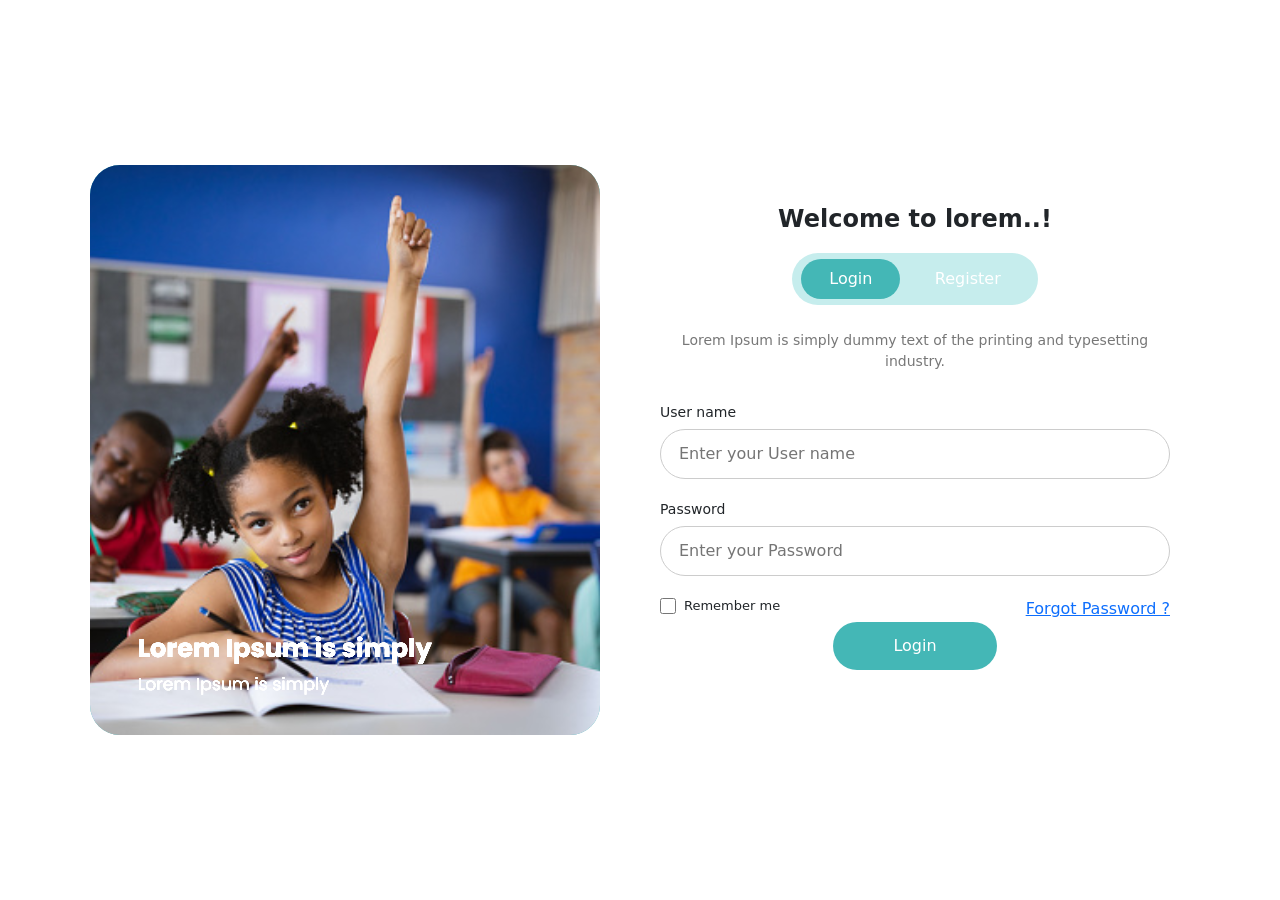
<file: createevent.html>
<!DOCTYPE html>
<html lang="en">
<head>
    <meta charset="UTF-8">
    <meta name="viewport" content="width=device-width, initial-scale=1.0">
    <title>Create Event - Multi Step</title>
    <link href="https://cdn.jsdelivr.net/npm/bootstrap@5.3.0/dist/css/bootstrap.min.css" rel="stylesheet">
    <link rel="stylesheet" href="https://cdnjs.cloudflare.com/ajax/libs/font-awesome/6.4.0/css/all.min.css">
    <link rel="stylesheet" href="css/createevent.css">
</head>
<body>
    <div class="event-creation-page">
        <div class="row g-0">
            <div class="col-lg-3 sidebar">
                <div class="sidebar-content">
                    <button class="btn-back">
                        <i class="fas fa-arrow-left"></i>
                    </button>

                    <h3 class="sidebar-title">Change Simplification</h3>

                    <div class="lessons-list">
                        <div class="lesson-item active">
                            <i class="fas fa-play-circle"></i>
                            <span>Lesson 01: Introduction about XD</span>
                            <span class="duration">30 mins</span>
                        </div>
                        <div class="lesson-item">
                            <i class="fas fa-play-circle"></i>
                            <span>Lesson 01: Introduction about XD</span>
                            <span class="duration">30 mins</span>
                        </div>
                        <div class="lesson-item">
                            <i class="fas fa-play-circle"></i>
                            <span>Lesson 01: Introduction about XD</span>
                            <span class="duration">30 mins</span>
                        </div>
                        <div class="lesson-item">
                            <i class="fas fa-play-circle"></i>
                            <span>Lesson 01: Introduction about XD</span>
                            <span class="duration">30 mins</span>
                        </div>
                    </div>

                    <h3 class="sidebar-title mt-4">PRACTICE QUIZ</h3>
                    <div class="lessons-list">
                        <div class="lesson-item">
                            <i class="fas fa-play-circle"></i>
                            <span>Lesson 01: Introduction about XD</span>
                            <span class="duration">30 mins</span>
                        </div>
                        <div class="lesson-item">
                            <i class="fas fa-play-circle"></i>
                            <span>Lesson 01: Introduction about XD</span>
                            <span class="duration">30 mins</span>
                        </div>
                        <div class="lesson-item">
                            <i class="fas fa-play-circle"></i>
                            <span>Lesson 01: Introduction about XD</span>
                            <span class="duration">30 mins</span>
                        </div>
                    </div>
                </div>
            </div>

            <div class="col-lg-9 main-content">
                <div class="content-header">
                    <div>
                        <h2 class="header-title">Learn about Adobe XD & Prototyping</h2>
                        <p class="header-subtitle">Introduction about XD</p>
                    </div>
                    <div class="header-time">
                        <i class="far fa-clock"></i>
                        <span>1 hour</span>
                    </div>
                </div>

                <div class="steps-container">
                    <div class="step-content active" id="step1">
                        <h3 class="step-title">Create new event</h3>
                        <p class="step-description">
                            Lorem ipsum dolor sit amet, consectetur adipiscing elit, sed do eiusmod adipiscing elit, sed do eiusmod orem ipsum dolor sit amet, consectetur adipiscing elit, sed do eiusmod adipiscing elit, sed do eiusmod lorem ipsum dolor sit amet, consectetur adipiscing elit, sed do eiusmod adipiscing elit, sed do eiusmod lorem.
                        </p>

                        <form id="eventForm">
                            <div class="mb-3">
                                <label class="form-label">Event Name</label>
                                <input type="text" class="form-control" placeholder="Adobe XD Audo - Animate - Your Guide to Creating" required>
                            </div>

                            <div class="row g-3 mb-3">
                                <div class="col-md-6">
                                    <label class="form-label">Start date / Time</label>
                                    <input type="text" class="form-control" placeholder="September 24, 2017 07:34 am">
                                </div>
                                <div class="col-md-6">
                                    <label class="form-label">End Date / Time</label>
                                    <input type="text" class="form-control" placeholder="September 24, 2017 01:34 am">
                                </div>
                            </div>

                            <div class="mb-3">
                                <label class="form-label">Location</label>
                                <input type="text" class="form-control" placeholder="2118 Thornridge Cir. Syracuse, Connecticut 35624">
                            </div>

                            <div class="row g-3 mb-3">
                                <div class="col-md-6">
                                    <label class="form-label">Notification</label>
                                    <select class="form-select">
                                        <option>30 mins</option>
                                        <option>1 hour</option>
                                        <option>2 hours</option>
                                    </select>
                                </div>
                                <div class="col-md-6">
                                    <label class="form-label">Email</label>
                                    <input type="email" class="form-control" placeholder="jessica.hanson@example.com">
                                </div>
                            </div>

                            <div class="mb-4">
                                <label class="form-label">Event Description</label>
                                <textarea class="form-control" rows="4" placeholder="Lorem ipsum dolor sit amet, consectetur adipiscing elit, sed do eiusmod adipiscing elit, sed do eiusmod orem ipsum dolor sit amet, consectetur Lorem ipsum dolor sit amet, consectetur adipiscing elit, sed do eiusmodadipiscing elit, sed do eiusmod lorem ipsum dolor sit amet, consectutur"></textarea>
                            </div>

                            <div class="text-end">
                                <button type="button" class="btn-save-now" onclick="nextStep(2)">Save Now</button>
                            </div>
                        </form>
                    </div>

                    <div class="step-content" id="step2">
                        <h3 class="step-title">Share and refer</h3>
                        <p class="step-description">
                            Lorem ipsum dolor sit amet, consectetur api piscing elit, sed do eiusmodadipiscing elit, sed do eiusmod orem ipsum dolor sit amet, consectetur adipiscing elit, sed do eiusmodadipiscing elit, sed do eiusmod lorem ipsum dolor sit amet, consectetur adipiscing elit, sed do eiusmodadipiscing elit, sed do eiusmodorem ipsum dolor sit amet, consectetur adipiscing elit, sed do eiusmodadipiscing elit, sed do eiusmod lorem ipsum dolor sit amet, consectetur adipiscing elit, sed do eiusmod adipiscing elit, sed do eiusmod orem ipsum dolor sit amet, consectetur adipiscing
                        </p>

                        <div class="calendar-section">
                            <div class="row">
                                <div class="col-md-6">
                                    <div class="calendar-container">
                                        <div class="calendar-header">
                                            <button class="btn-calendar-nav" onclick="changeMonth(-1)">
                                                <i class="fas fa-chevron-left"></i>
                                            </button>
                                            <span class="calendar-month">September 2021</span>
                                            <button class="btn-calendar-nav" onclick="changeMonth(1)">
                                                <i class="fas fa-chevron-right"></i>
                                            </button>
                                        </div>
                                        <div class="calendar-grid">
                                            <div class="calendar-day">1</div>
                                            <div class="calendar-day">2</div>
                                            <div class="calendar-day">3</div>
                                            <div class="calendar-day">4</div>
                                            <div class="calendar-day">5</div>
                                            <div class="calendar-day">6</div>
                                            <div class="calendar-day">7</div>
                                            <div class="calendar-day">8</div>
                                            <div class="calendar-day">9</div>
                                            <div class="calendar-day">10</div>
                                            <div class="calendar-day">11</div>
                                            <div class="calendar-day active">12</div>
                                            <div class="calendar-day">13</div>
                                            <div class="calendar-day">14</div>
                                            <div class="calendar-day">15</div>
                                            <div class="calendar-day">16</div>
                                            <div class="calendar-day">17</div>
                                            <div class="calendar-day">18</div>
                                            <div class="calendar-day">19</div>
                                            <div class="calendar-day">20</div>
                                            <div class="calendar-day">21</div>
                                            <div class="calendar-day">22</div>
                                            <div class="calendar-day">23</div>
                                            <div class="calendar-day">24</div>
                                            <div class="calendar-day">25</div>
                                            <div class="calendar-day">26</div>
                                            <div class="calendar-day">27</div>
                                            <div class="calendar-day">28</div>
                                            <div class="calendar-day">29</div>
                                            <div class="calendar-day">30</div>
                                            <div class="calendar-day">31</div>
                                        </div>
                                    </div>
                                </div>
                                <div class="col-md-6">
                                    <div class="events-schedule">
                                        <h4 class="schedule-date">Sep 12, Monday</h4>
                                        <div class="timeline">
                                            <div class="time-slot">2 PM</div>
                                            <div class="time-slot event-slot">
                                                <span>3 PM</span>
                                                <div class="event-block">Adobe XD Live Class</div>
                                            </div>
                                            <div class="time-slot">4 PM</div>
                                            <div class="time-slot">5 PM</div>
                                            <div class="time-slot">6 PM</div>
                                        </div>
                                    </div>
                                </div>
                            </div>
                        </div>

                        <div class="text-end mt-4">
                            <button type="button" class="btn-back-step me-2" onclick="prevStep(1)">Back</button>
                            <button type="button" class="btn-save-now" onclick="nextStep(3)">Next</button>
                        </div>
                    </div>

                    <div class="step-content" id="step3">
                        <h3 class="step-title">Share and Refer</h3>
                        <p class="step-description">
                            Lorem ipsum dolor sit amet, consectetur api piscing elit, sed do eiusmodadipiscing elit, sed do eiusmod orem ipsum dolor sit amet, consectetur adipiscing elit, sed do eiusmodadipiscing elit, sed do eiusmod lorem ipsum dolor sit amet, consectetur adipiscing elit, sed do eiusmodadipiscing elit, sed do eiusmodorem ipsum dolor sit amet, consectetur adipiscing
                        </p>

                        <div class="share-cards">
                            <div class="share-card">
                                <div class="share-header">
                                    <h4 class="share-title">06 Super Coins on the way</h4>
                                    <div class="social-links">
                                        <a href="#" class="social-link"><i class="fab fa-facebook-f"></i></a>
                                        <a href="#" class="social-link"><i class="fab fa-instagram"></i></a>
                                        <a href="#" class="social-link"><i class="fab fa-twitter"></i></a>
                                        <a href="#" class="social-link"><i class="fab fa-youtube"></i></a>
                                        <a href="#" class="social-link"><i class="fab fa-linkedin-in"></i></a>
                                        <a href="#" class="social-link"><i class="fas fa-link"></i></a>
                                    </div>
                                </div>
                                <p class="share-description">Lorem ipsum dolor sit amet, consectetur est</p>
                                <p class="share-text">
                                    Lorem ipsum dolor sit amet, consectetur api piscing elit, sed do eiusmodadipiscing elit, sed do eiusmod orem ipsum dolor sit amet, consectetur adipiscing elit, sed do eiusmodadipiscing elit, sed do eiusmod lorem ipsum dolor sit amet, consectetur
                                </p>
                            </div>

                            <div class="share-card">
                                <div class="share-header">
                                    <h4 class="share-title">06 Super Coins on the way</h4>
                                    <div class="social-links">
                                        <a href="#" class="social-link"><i class="fab fa-facebook-f"></i></a>
                                        <a href="#" class="social-link"><i class="fab fa-instagram"></i></a>
                                        <a href="#" class="social-link"><i class="fab fa-twitter"></i></a>
                                        <a href="#" class="social-link"><i class="fab fa-youtube"></i></a>
                                        <a href="#" class="social-link"><i class="fab fa-linkedin-in"></i></a>
                                        <a href="#" class="social-link"><i class="fas fa-link"></i></a>
                                    </div>
                                </div>
                                <p class="share-description">Lorem ipsum dolor sit amet, consectetur est</p>
                                <p class="share-text">
                                    Lorem ipsum dolor sit amet, consectetur api piscing elit, sed do eiusmodadipiscing elit, sed do eiusmod orem ipsum dolor sit amet, consectetur adipiscing elit, sed do eiusmodadipiscing elit, sed do eiusmod lorem ipsum dolor sit amet, consectetur
                                </p>
                            </div>

                            <div class="share-card">
                                <div class="share-header">
                                    <h4 class="share-title">06 Super Coins on the way</h4>
                                    <div class="social-links">
                                        <a href="#" class="social-link"><i class="fab fa-facebook-f"></i></a>
                                        <a href="#" class="social-link"><i class="fab fa-instagram"></i></a>
                                        <a href="#" class="social-link"><i class="fab fa-twitter"></i></a>
                                        <a href="#" class="social-link"><i class="fab fa-youtube"></i></a>
                                        <a href="#" class="social-link"><i class="fab fa-linkedin-in"></i></a>
                                        <a href="#" class="social-link"><i class="fas fa-link"></i></a>
                                    </div>
                                </div>
                                <p class="share-description">Lorem ipsum dolor sit amet, consectetur est</p>
                                <p class="share-text">
                                    Lorem ipsum dolor sit amet, consectetur api piscing elit, sed do eiusmodadipiscing elit, sed do eiusmod orem ipsum dolor sit amet, consectetur adipiscing elit, sed do eiusmodadipiscing elit, sed do eiusmod lorem ipsum dolor sit amet, consectetur
                                </p>
                            </div>
                        </div>

                        <div class="text-end mt-4">
                            <button type="button" class="btn-back-step me-2" onclick="prevStep(2)">Back</button>
                            <button type="button" class="btn-save-now" onclick="completeEvent()">Complete</button>
                        </div>
                    </div>
                </div>
            </div>
        </div>
    </div>

    <script src="js/app.js"></script>
</body>
</html>
</file>
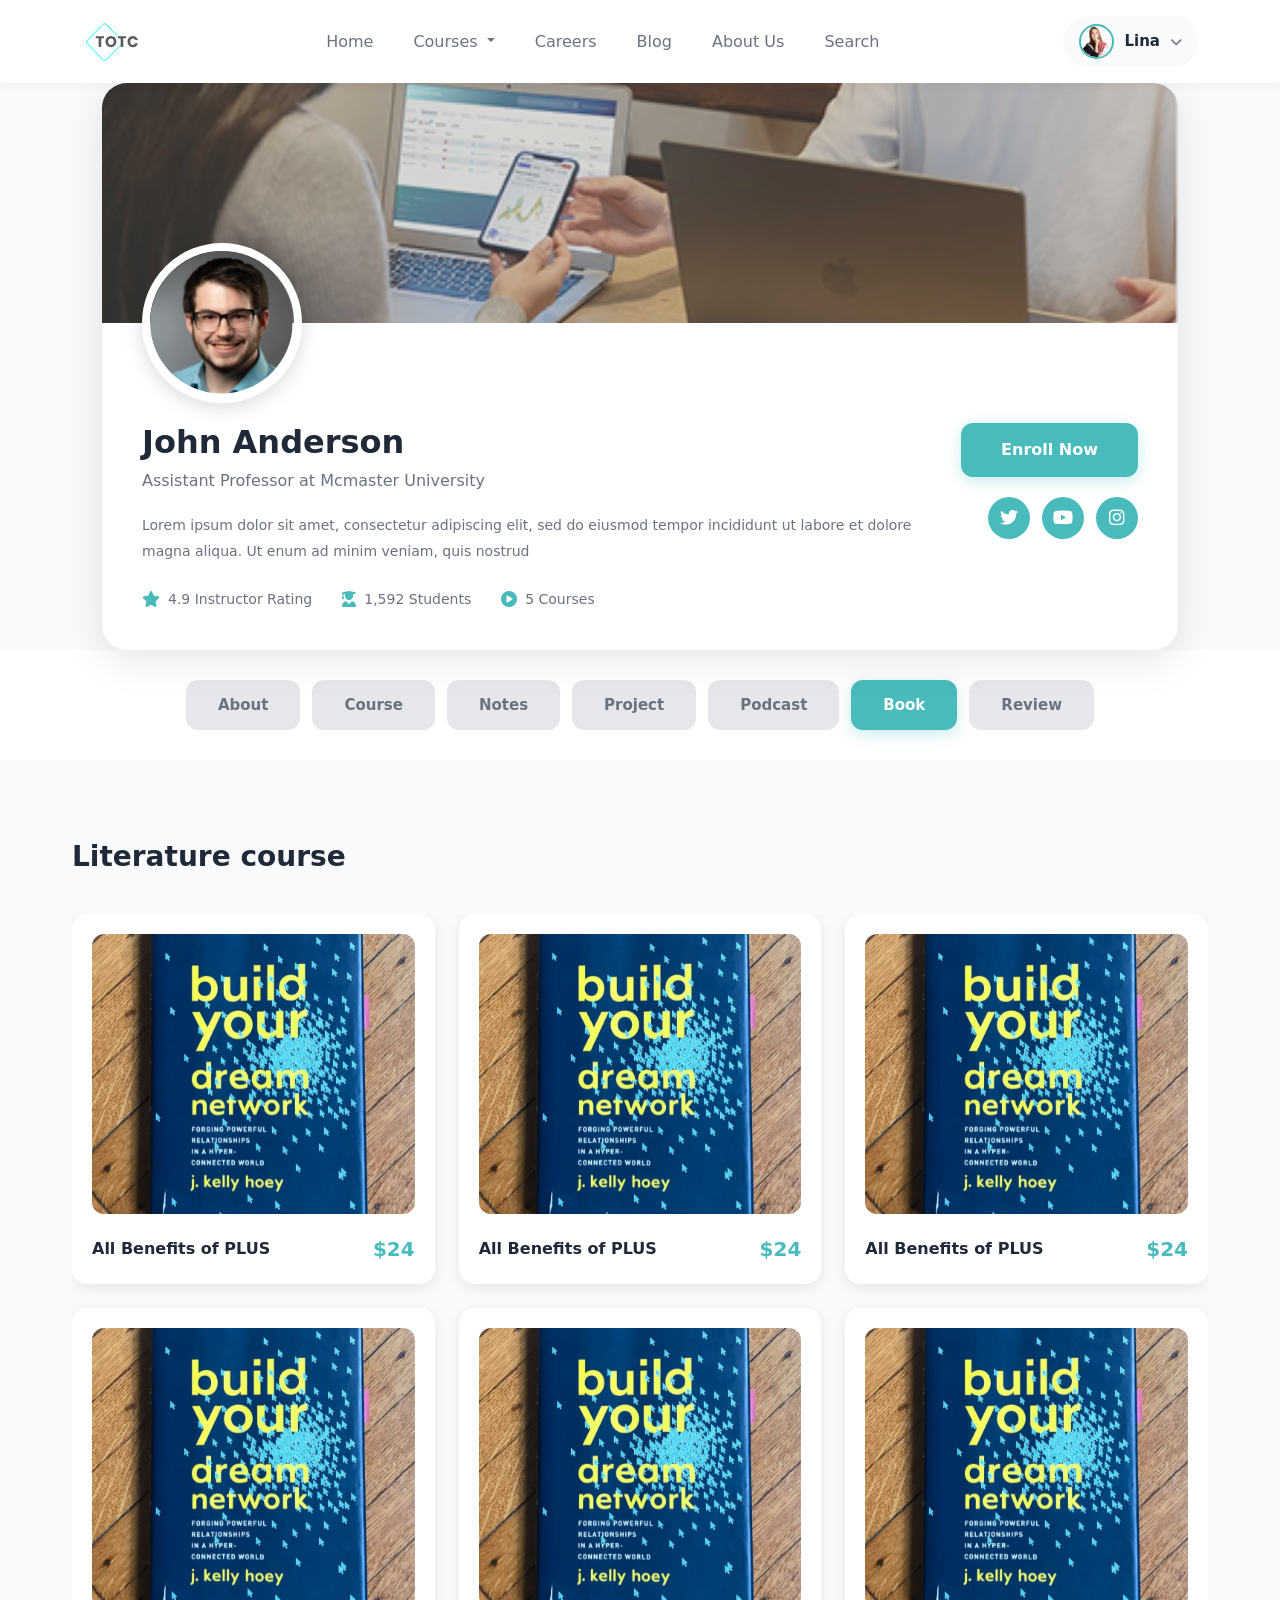
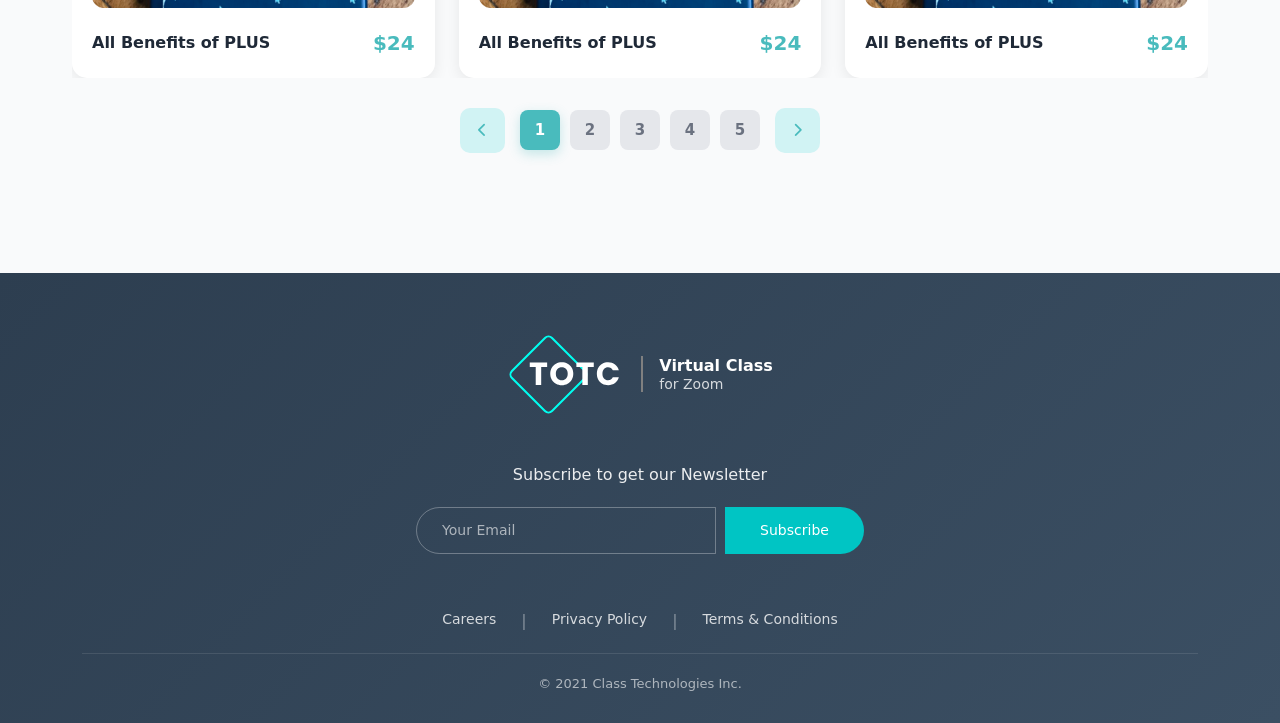
<file: literatureCourse.html>
<!DOCTYPE html>
<html lang="en">
<head>
    <meta charset="UTF-8">
    <meta name="viewport" content="width=device-width, initial-scale=1.0">
    <title>TOTC Navbar</title>
    <link href="https://cdn.jsdelivr.net/npm/bootstrap@5.3.0/dist/css/bootstrap.min.css" rel="stylesheet">
    <link rel="stylesheet" href="https://cdnjs.cloudflare.com/ajax/libs/font-awesome/6.4.0/css/all.min.css">
    <link rel="stylesheet" href="css/nav.css">
    <link rel="stylesheet" href="css/footer.css">
    <link rel="stylesheet" href="css/literatureCourse.css">
</head>
<body>
    <nav class="navbar navbar-expand-lg navbar-light bg-white navbar-section">
        <div class="container">
            <a class="navbar-brand" href="#">
                <div class="logo-icon">
                    <img src="assets/Group 235.svg" alt="TOTC Logo">
                </div>
            </a>

            <button class="navbar-toggler mobile-toggle" type="button" data-bs-toggle="collapse" data-bs-target="#navbarContent" aria-controls="navbarContent" aria-expanded="false" aria-label="Toggle navigation">
                <i class="fas fa-bars"></i>
            </button>

            <div class="collapse navbar-collapse" id="navbarContent">
                <ul class="navbar-nav mx-auto mb-2 mb-lg-0 nav-links">
                    <li class="nav-item">
                        <a class="nav-link " href="landing.html">Home</a>
                    </li>
<li class="nav-item dropdown">
  <a class="nav-link dropdown-toggle" href="#" id="coursesDropdown" role="button" data-bs-toggle="dropdown" aria-expanded="false">
    Courses
  </a>
  <ul class="dropdown-menu" aria-labelledby="coursesDropdown">
    <li><a class="dropdown-item" href="courses.html">All Courses</a></li>
    <li><a class="dropdown-item" href="coursedetail.html">Course Details</a></li>
    <li><a class="dropdown-item" href="literatureCourse.html">Literature Course</a></li>
  </ul>
</li>
                    <li class="nav-item">
                        <a class="nav-link" href="#">Careers</a>
                    </li>
                    <li class="nav-item">
                        <a class="nav-link" href="blog.html">Blog</a>
                    </li>
                    <li class="nav-item">
                        <a class="nav-link" href="#">About Us</a>
                    </li>
                    <li class="nav-item">
                        <a class="nav-link" href="search.html">Search</a>
                    </li>
                </ul>

                <div class="navbar-profile ms-lg-3">
                    <div class="dropdown">
                        <button class="btn profile-dropdown dropdown-toggle" type="button" id="profileDropdown" data-bs-toggle="dropdown" aria-expanded="false">
                            <img src="assets/image 12.svg" alt="User" class="profile-img">
                            <span class="profile-name">Lina</span>
                            <i class="fas fa-chevron-down dropdown-icon"></i>
                        </button>
                        <ul class="dropdown-menu dropdown-menu-end" aria-labelledby="profileDropdown">
                            <li>
                                <a class="dropdown-item" href="member.html">
                                    <i class="fas fa-user"></i>
                                    <span>My Profile</span>
                                </a>
                            </li>
                            <li>
                                <a class="dropdown-item" href="#">
                                    <i class="fas fa-cog"></i>
                                    <span>Settings</span>
                                </a>
                            </li>
                            <li>
                                <a class="dropdown-item" href="#">
                                    <i class="fas fa-book"></i>
                                    <span>My Courses</span>
                                </a>
                            </li>
                            <li><hr class="dropdown-divider"></li>
                            <li>
                                <a class="dropdown-item logout" href="login.html">
                                    <i class="fas fa-sign-out-alt"></i>
                                    <span>Logout</span>
                                </a>
                            </li>
                        </ul>
                    </div>
                </div>
            </div>
        </div>
    </nav>

<section class="instructor-profile-section">
    <div class="container">
        <div class="profile-card">
            <div class="profile-background">
                <img src="assets/Group 4.png" alt="Background">
                <div class="profile-overlay"></div>
            </div>

            <div class="profile-content">
                <div class="profile-image-wrapper">
                    <img src="assets/Mask Group2.svg" alt="John Anderson" class="profile-image">
                </div>

                <div class="profile-info">
                    <div class="info-left">
                        <h2 class="profile-name">John Anderson</h2>
                        <p class="profile-title">Assistant Professor at Mcmaster University</p>
                        <p class="profile-description">
                            Lorem ipsum dolor sit amet, consectetur adipiscing elit, sed do eiusmod tempor incididunt ut labore et dolore magna aliqua. Ut enum ad minim veniam, quis nostrud
                        </p>

                        <!-- Stats -->
                        <div class="profile-stats">
                            <div class="stat-item">
                                <i class="fas fa-star"></i>
                                <span>4.9 Instructor Rating</span>
                            </div>
                            <div class="stat-item">
                                <i class="fas fa-user-graduate"></i>
                                <span>1,592 Students</span>
                            </div>
                            <div class="stat-item">
                                <i class="fas fa-play-circle"></i>
                                <span>5 Courses</span>
                            </div>
                        </div>
                    </div>

                    <div class="info-right">
                        <button class="btn-enroll">Enroll Now</button>
                        
                        <div class="social-links-profile">
                            <a href="#" class="social-icon-profile twitter">
                                <i class="fab fa-twitter"></i>
                            </a>
                            <a href="#" class="social-icon-profile youtube">
                                <i class="fab fa-youtube"></i>
                            </a>
                            <a href="#" class="social-icon-profile instagram">
                                <i class="fab fa-instagram"></i>
                            </a>
                        </div>
                    </div>
                </div>
            </div>
        </div>
    </div>
</section>

<section class="navigation-tabs-section">
    <div class="container">
        <div class="tabs-wrapper">
            <button class="tab-button">About</button>
            <button class="tab-button">Course</button>
            <button class="tab-button">Notes</button>
            <button class="tab-button">Project</button>
            <button class="tab-button">Podcast</button>
            <button class="tab-button active">Book</button>
            <button class="tab-button">Review</button>
        </div>
    </div>
</section>

 <section class="literature-course-section">
        <div class="container">
            <h2 class="section-title">Literature course</h2>

            <!-- Bootstrap Carousel -->
            <div id="literatureCarousel" class="carousel slide" data-bs-ride="carousel">
                <div class="carousel-inner">
                    <!-- Slide 1 -->
                    <div class="carousel-item active">
                        <div class="row g-4">
                            <!-- Book Card 1 -->
                            <div class="col-lg-4 col-md-6">
                                <div class="book-card">
                                    <div class="book-image">
                                        <img src="assets/Rectangle 196.svg" alt="Build Your Dream Network">
                                    </div>
                                    <div class="book-info">
                                        <h3 class="book-title">All Benefits of PLUS</h3>
                                        <span class="book-price">$24</span>
                                    </div>
                                </div>
                            </div>
                            <div class="col-lg-4 col-md-6">
                                <div class="book-card">
                                    <div class="book-image">
                                        <img src="assets/Rectangle 196.svg" alt="Build Your Dream Network">
                                    </div>
                                    <div class="book-info">
                                        <h3 class="book-title">All Benefits of PLUS</h3>
                                        <span class="book-price">$24</span>
                                    </div>
                                </div>
                            </div>
                            <div class="col-lg-4 col-md-6">
                                <div class="book-card">
                                    <div class="book-image">
                                        <img src="assets/Rectangle 196.svg" alt="Build Your Dream Network">
                                    </div>
                                    <div class="book-info">
                                        <h3 class="book-title">All Benefits of PLUS</h3>
                                        <span class="book-price">$24</span>
                                    </div>
                                </div>
                            </div>
                            <div class="col-lg-4 col-md-6">
                                <div class="book-card">
                                    <div class="book-image">
                                        <img src="assets/Rectangle 196.svg" alt="Build Your Dream Network">
                                    </div>
                                    <div class="book-info">
                                        <h3 class="book-title">All Benefits of PLUS</h3>
                                        <span class="book-price">$24</span>
                                    </div>
                                </div>
                            </div>
                            <div class="col-lg-4 col-md-6">
                                <div class="book-card">
                                    <div class="book-image">
                                        <img src="assets/Rectangle 196.svg" alt="Build Your Dream Network">
                                    </div>
                                    <div class="book-info">
                                        <h3 class="book-title">All Benefits of PLUS</h3>
                                        <span class="book-price">$24</span>
                                    </div>
                                </div>
                            </div>
                            <div class="col-lg-4 col-md-6">
                                <div class="book-card">
                                    <div class="book-image">
                                        <img src="assets/Rectangle 196.svg" alt="Build Your Dream Network">
                                    </div>
                                    <div class="book-info">
                                        <h3 class="book-title">All Benefits of PLUS</h3>
                                        <span class="book-price">$24</span>
                                    </div>
                                </div>
                            </div>



                        </div>
                    </div>

                    <div class="carousel-item ">
                        <div class="row g-4">
                            <!-- Book Card 1 -->
                            <div class="col-lg-4 col-md-6">
                                <div class="book-card">
                                    <div class="book-image">
                                        <img src="assets/Rectangle 196.svg" alt="Build Your Dream Network">
                                    </div>
                                    <div class="book-info">
                                        <h3 class="book-title">All Benefits of PLUS</h3>
                                        <span class="book-price">$24</span>
                                    </div>
                                </div>
                            </div>
                            <div class="col-lg-4 col-md-6">
                                <div class="book-card">
                                    <div class="book-image">
                                        <img src="assets/Rectangle 196.svg" alt="Build Your Dream Network">
                                    </div>
                                    <div class="book-info">
                                        <h3 class="book-title">All Benefits of PLUS</h3>
                                        <span class="book-price">$24</span>
                                    </div>
                                </div>
                            </div>
                            <div class="col-lg-4 col-md-6">
                                <div class="book-card">
                                    <div class="book-image">
                                        <img src="assets/Rectangle 196.svg" alt="Build Your Dream Network">
                                    </div>
                                    <div class="book-info">
                                        <h3 class="book-title">All Benefits of PLUS</h3>
                                        <span class="book-price">$24</span>
                                    </div>
                                </div>
                            </div>
                            <div class="col-lg-4 col-md-6">
                                <div class="book-card">
                                    <div class="book-image">
                                        <img src="assets/Rectangle 196.svg" alt="Build Your Dream Network">
                                    </div>
                                    <div class="book-info">
                                        <h3 class="book-title">All Benefits of PLUS</h3>
                                        <span class="book-price">$24</span>
                                    </div>
                                </div>
                            </div>
                            <div class="col-lg-4 col-md-6">
                                <div class="book-card">
                                    <div class="book-image">
                                        <img src="assets/Rectangle 196.svg" alt="Build Your Dream Network">
                                    </div>
                                    <div class="book-info">
                                        <h3 class="book-title">All Benefits of PLUS</h3>
                                        <span class="book-price">$24</span>
                                    </div>
                                </div>
                            </div>
                            <div class="col-lg-4 col-md-6">
                                <div class="book-card">
                                    <div class="book-image">
                                        <img src="assets/Rectangle 196.svg" alt="Build Your Dream Network">
                                    </div>
                                    <div class="book-info">
                                        <h3 class="book-title">All Benefits of PLUS</h3>
                                        <span class="book-price">$24</span>
                                    </div>
                                </div>
                            </div>



                        </div>
                    </div>

                    <div class="carousel-item ">
                        <div class="row g-4">
                            <!-- Book Card 1 -->
                            <div class="col-lg-4 col-md-6">
                                <div class="book-card">
                                    <div class="book-image">
                                        <img src="assets/Rectangle 196.svg" alt="Build Your Dream Network">
                                    </div>
                                    <div class="book-info">
                                        <h3 class="book-title">All Benefits of PLUS</h3>
                                        <span class="book-price">$24</span>
                                    </div>
                                </div>
                            </div>
                            <div class="col-lg-4 col-md-6">
                                <div class="book-card">
                                    <div class="book-image">
                                        <img src="assets/Rectangle 196.svg" alt="Build Your Dream Network">
                                    </div>
                                    <div class="book-info">
                                        <h3 class="book-title">All Benefits of PLUS</h3>
                                        <span class="book-price">$24</span>
                                    </div>
                                </div>
                            </div>
                            <div class="col-lg-4 col-md-6">
                                <div class="book-card">
                                    <div class="book-image">
                                        <img src="assets/Rectangle 196.svg" alt="Build Your Dream Network">
                                    </div>
                                    <div class="book-info">
                                        <h3 class="book-title">All Benefits of PLUS</h3>
                                        <span class="book-price">$24</span>
                                    </div>
                                </div>
                            </div>
                            <div class="col-lg-4 col-md-6">
                                <div class="book-card">
                                    <div class="book-image">
                                        <img src="assets/Rectangle 196.svg" alt="Build Your Dream Network">
                                    </div>
                                    <div class="book-info">
                                        <h3 class="book-title">All Benefits of PLUS</h3>
                                        <span class="book-price">$24</span>
                                    </div>
                                </div>
                            </div>
                            <div class="col-lg-4 col-md-6">
                                <div class="book-card">
                                    <div class="book-image">
                                        <img src="assets/Rectangle 196.svg" alt="Build Your Dream Network">
                                    </div>
                                    <div class="book-info">
                                        <h3 class="book-title">All Benefits of PLUS</h3>
                                        <span class="book-price">$24</span>
                                    </div>
                                </div>
                            </div>
                            <div class="col-lg-4 col-md-6">
                                <div class="book-card">
                                    <div class="book-image">
                                        <img src="assets/Rectangle 196.svg" alt="Build Your Dream Network">
                                    </div>
                                    <div class="book-info">
                                        <h3 class="book-title">All Benefits of PLUS</h3>
                                        <span class="book-price">$24</span>
                                    </div>
                                </div>
                            </div>



                        </div>
                    </div>
                </div>

                <div class="carousel-pagination">
                    <button class="carousel-control-prev pagination-arrow" type="button" data-bs-target="#literatureCarousel" data-bs-slide="prev">
                        <i class="fas fa-chevron-left"></i>
                    </button>

                    <div class="carousel-indicators-custom">
                        <button type="button" data-bs-target="#literatureCarousel" data-bs-slide-to="0" class="active">1</button>
                        <button type="button" data-bs-target="#literatureCarousel" data-bs-slide-to="1">2</button>
                        <button type="button" data-bs-target="#literatureCarousel" data-bs-slide-to="2">3</button>
                        <button type="button" data-bs-target="#literatureCarousel" data-bs-slide-to="3">4</button>
                        <button type="button" data-bs-target="#literatureCarousel" data-bs-slide-to="4">5</button>
                    </div>

                    <button class="carousel-control-next pagination-arrow" type="button" data-bs-target="#literatureCarousel" data-bs-slide="next">
                        <i class="fas fa-chevron-right"></i>
                    </button>
                </div>
            </div>
        </div>
    </section>









<footer class="footer">
      <div class="container">
        <div class="footer-top text-center">
          <div class="footer-logo">
            <img src="assets/Group 112.svg" alt="" />
            <div class="logo-text">
              <span class="virtual">Virtual Class</span>
              <span class="zoom">for Zoom</span>
            </div>
          </div>
        </div>

        <div class="newsletter-section text-center">
          <p class="newsletter-title">Subscribe to get our Newsletter</p>
          <form class="newsletter-form">
            <div class="input-group">
              <input
                type="email"
                class="form-control"
                placeholder="Your Email"
                required
              />
              <button type="submit" class="btn btn-subscribe">Subscribe</button>
            </div>
          </form>
        </div>

        <div class="footer-links text-center">
          <a href="#" class="footer-link">Careers</a>
          <span class="separator">|</span>
          <a href="#" class="footer-link">Privacy Policy</a>
          <span class="separator">|</span>
          <a href="#" class="footer-link">Terms & Conditions</a>
        </div>

        <div class="footer-copyright text-center">
          <p>© 2021 Class Technologies Inc.</p>
        </div>
      </div>
    </footer>


    <script src="https://cdn.jsdelivr.net/npm/bootstrap@5.3.0/dist/js/bootstrap.bundle.min.js"></script>
</body>
</html>
</file>
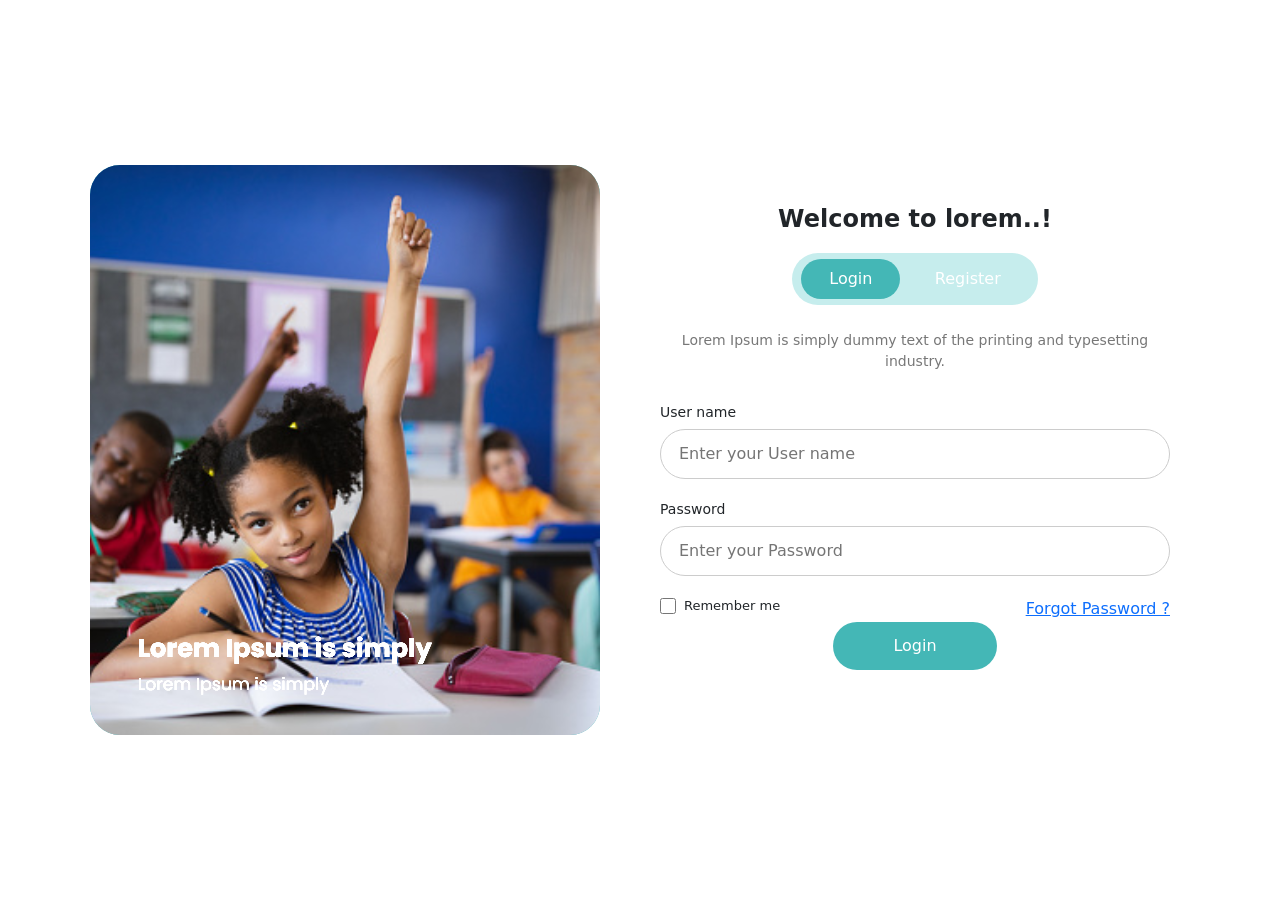
<file: login.html>
<!doctype html>
<html lang="en">
  <head>
    <meta charset="UTF-8" />
    <meta name="viewport" content="width=device-width, initial-scale=1.0" />
    <link
      href="https://cdn.jsdelivr.net/npm/bootstrap@5.0.2/dist/css/bootstrap.min.css"
      rel="stylesheet"
      integrity="sha384-EVSTQN3/azprG1Anm3QDgpJLIm9Nao0Yz1ztcQTwFspd3yD65VohhpuuCOmLASjC"
      crossorigin="anonymous"
    />
    <link rel="stylesheet" href="css/login.css" />
    <title>Login</title>
  </head>
  <body>
    <main class="login-container">
      <section class="image-section">
        <img src="assets/Group 231.svg" alt="class" />
      </section>
      <section class="form-section">
        <h4>Welcome to lorem..!</h4>
        <div class="switch">
          <button class="active"><a href="login.html">Login</a></button>
          <button><a href="index.html">Register</a></button>
        </div>
        <p class="desc">
          Lorem Ipsum is simply dummy text of the printing and typesetting
          industry.
        </p>
        <form>
          <label>User name</label>
          <input type="text" placeholder="Enter your User name" required/>
          <label>Password</label>
          <input type="password" placeholder="Enter your Password" required/>
          <div class="options">
            <label class="remember">
              <input type="checkbox" />
              <span>Remember me</span>
            </label>
            <a href="#">Forgot Password ?</a>
          </div>
          <button type="submit" class="login-btn">Login</button>
        </form>
      </section>
    </main>
    <script
      src="https://cdn.jsdelivr.net/npm/bootstrap@5.0.2/dist/js/bootstrap.bundle.min.js"
      integrity="sha384-MrcW6ZMFYlzcLA8Nl+NtUVF0sA7MsXsP1UyJoMp4YLEuNSfAP+JcXn/tWtIaxVXM"
      crossorigin="anonymous"
    ></script>
    <script src="js/login-validation.js"></script>
  </body>
</html>
</file>
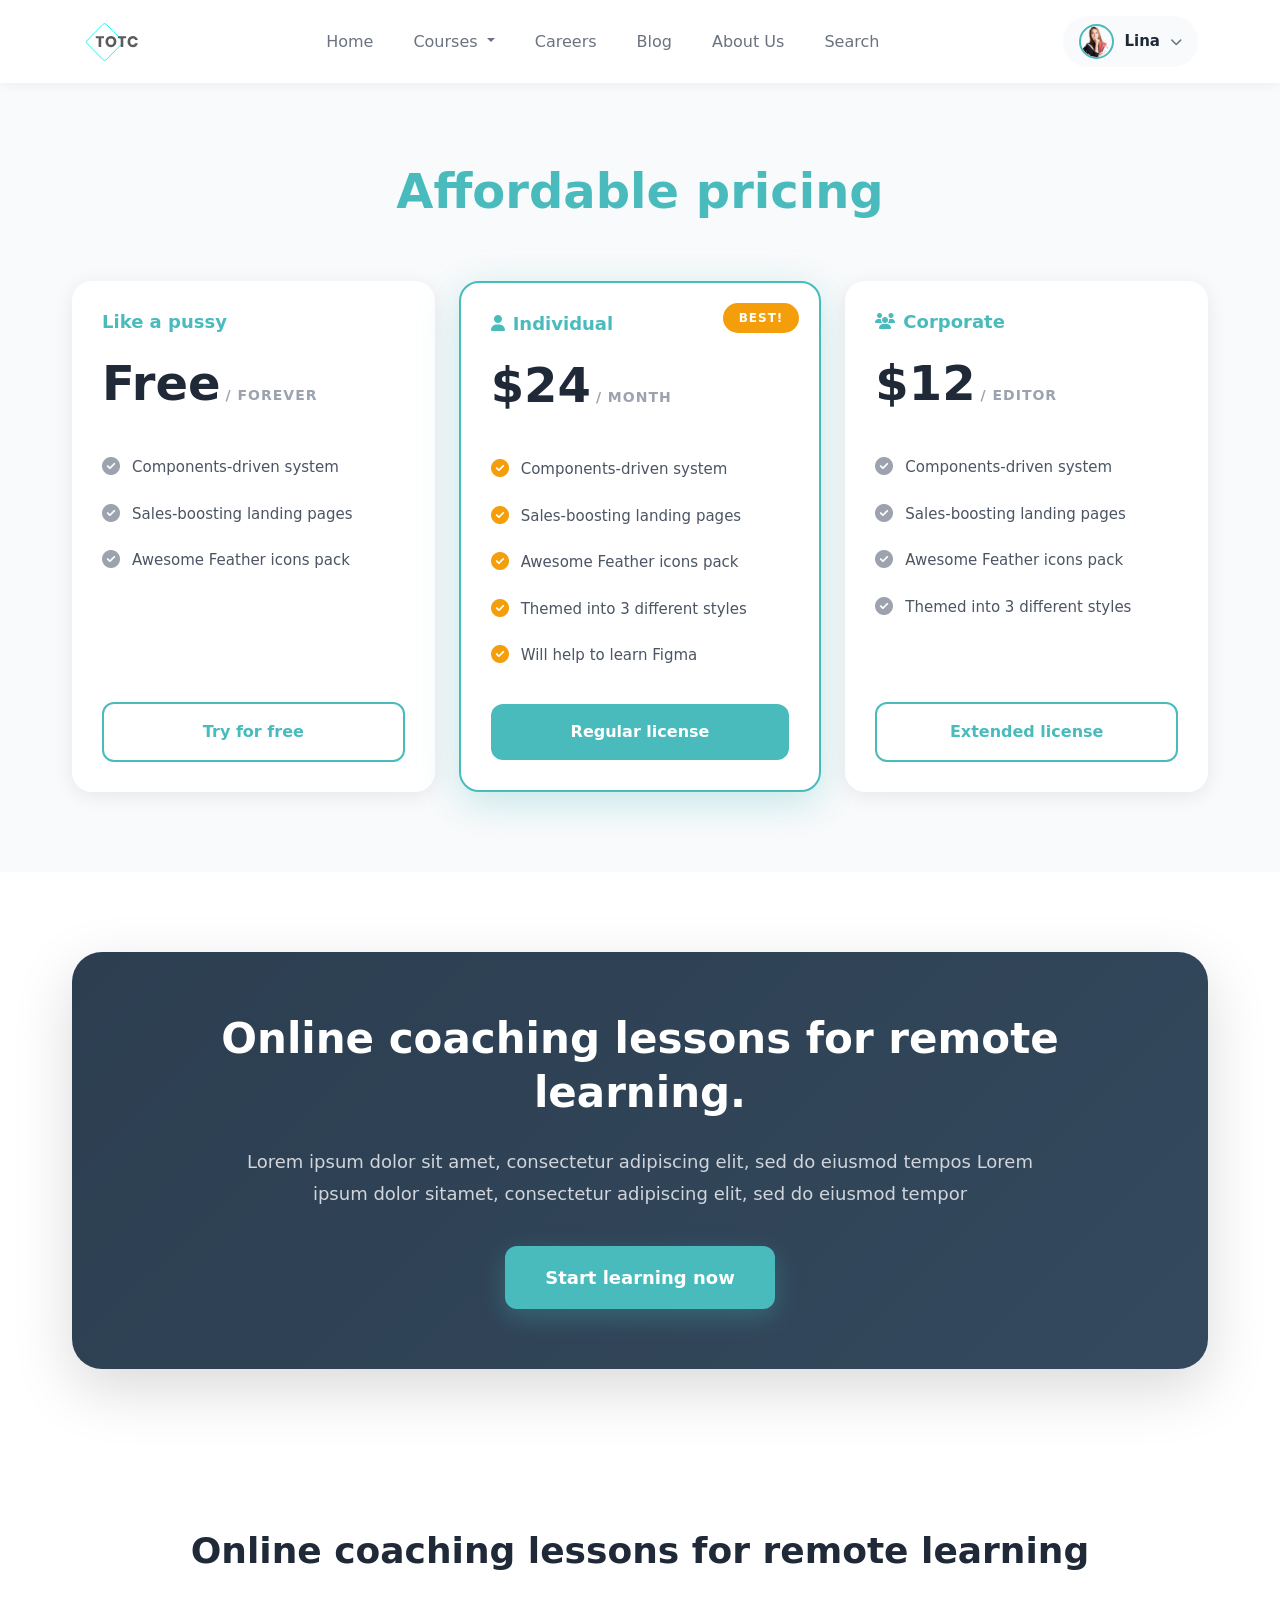
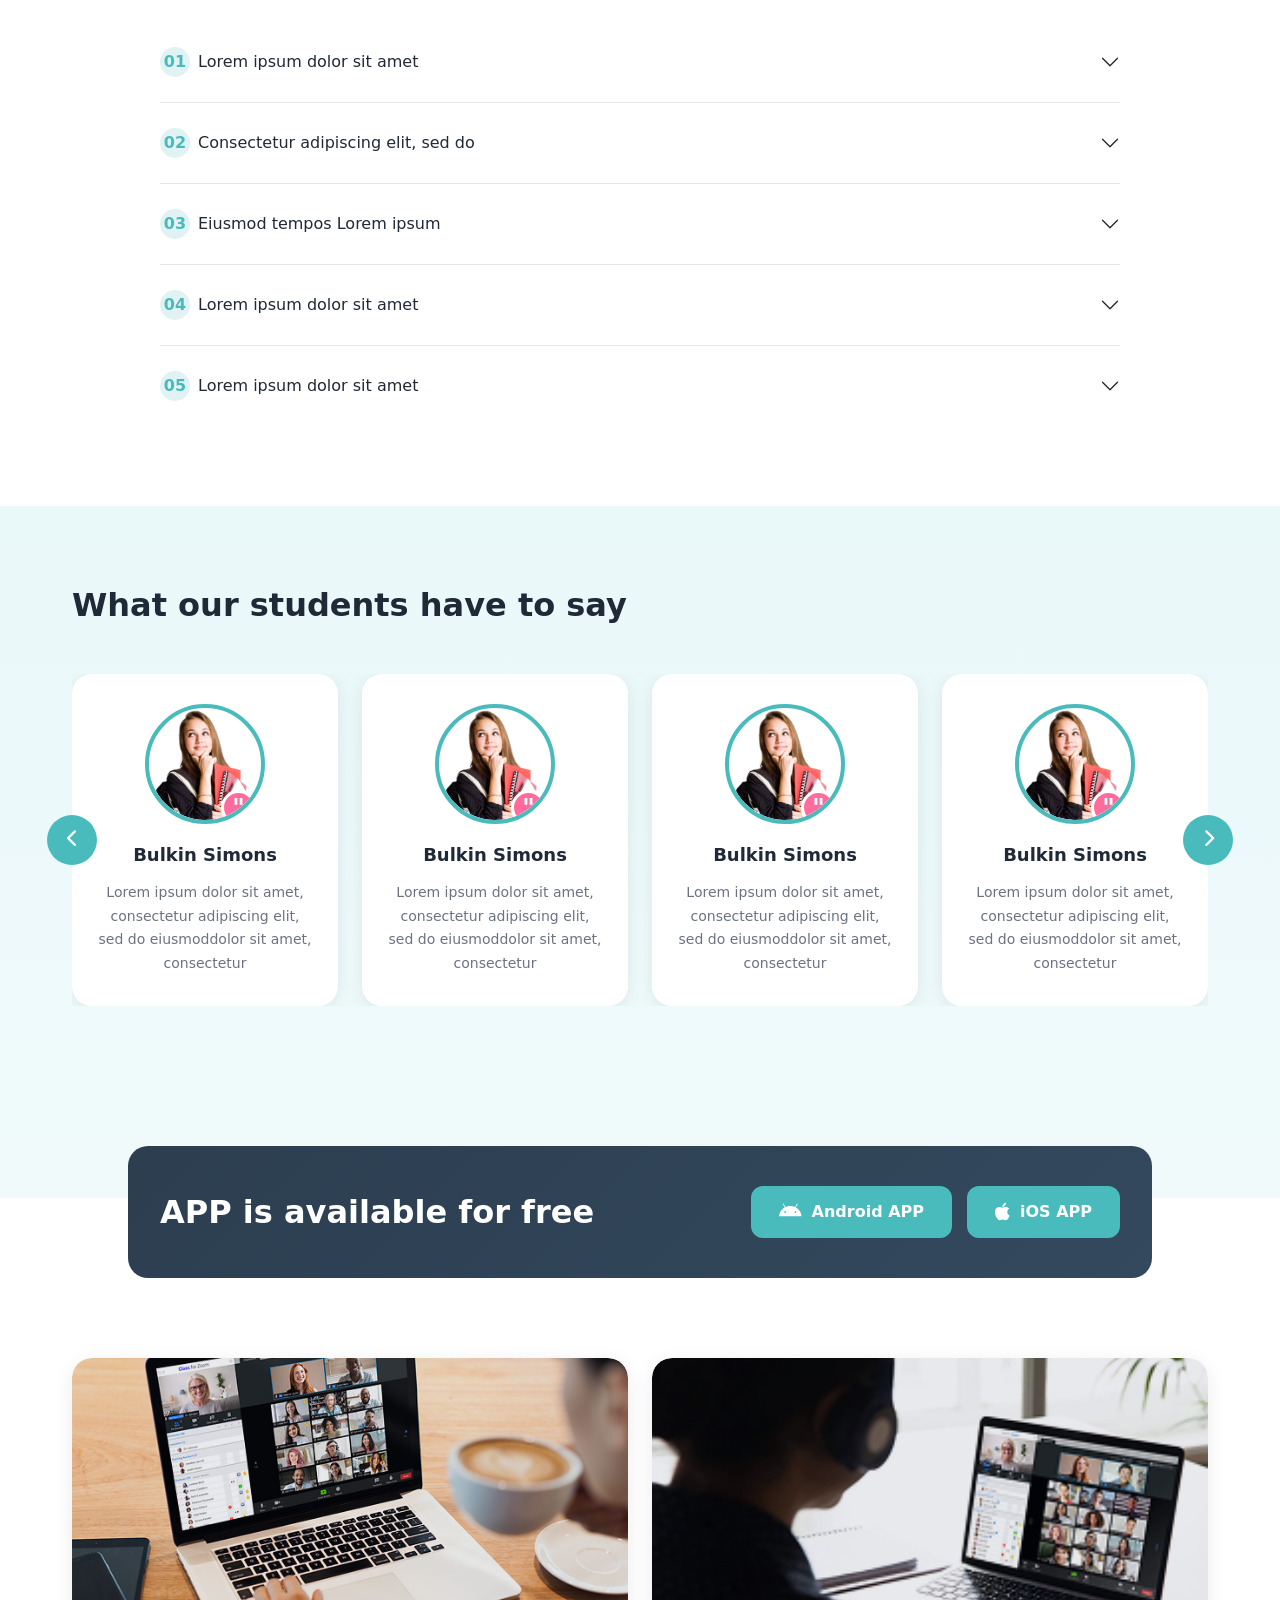
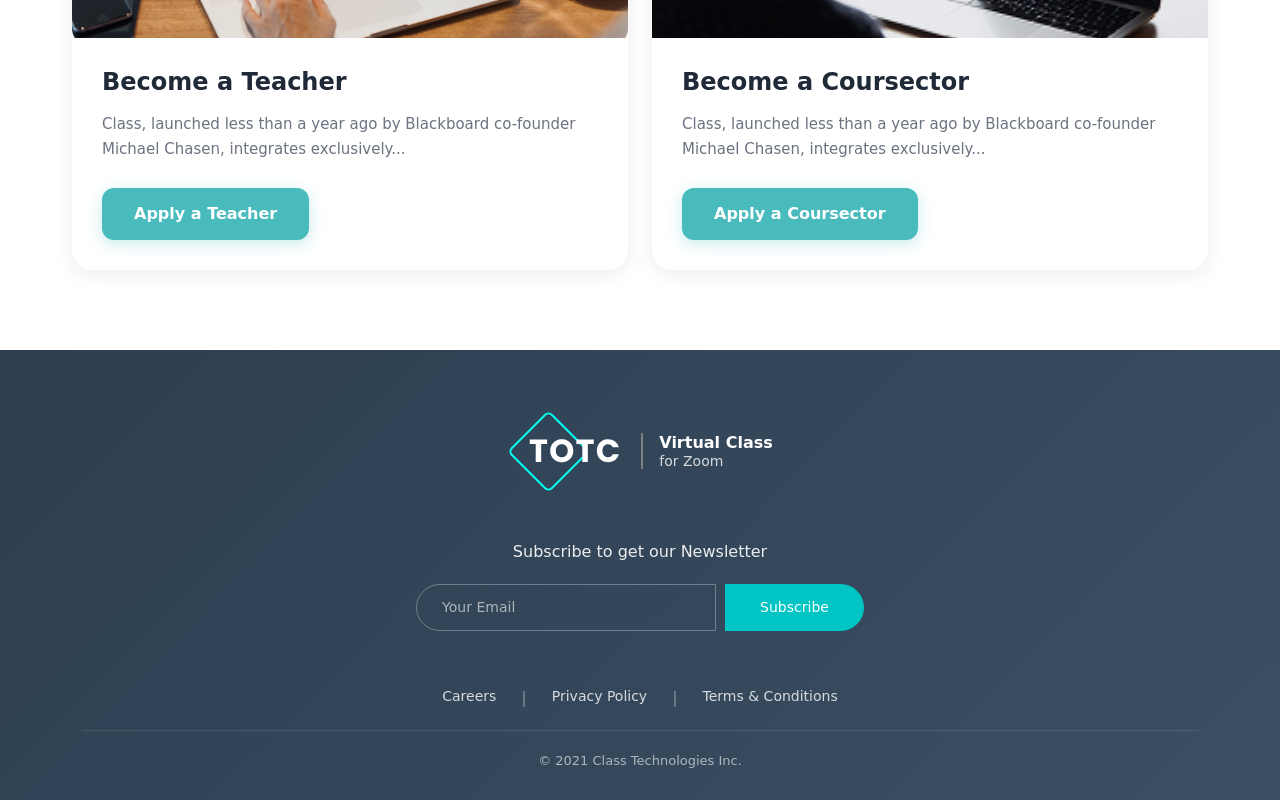
<file: member.html>
<!DOCTYPE html>
<html lang="en">
<head>
    <meta charset="UTF-8">
    <meta name="viewport" content="width=device-width, initial-scale=1.0">
    <title>TOTC Navbar</title>
    <link href="https://cdn.jsdelivr.net/npm/bootstrap@5.3.0/dist/css/bootstrap.min.css" rel="stylesheet">
    <link rel="stylesheet" href="https://cdnjs.cloudflare.com/ajax/libs/font-awesome/6.4.0/css/all.min.css">
    <link rel="stylesheet" href="css/nav.css">
    <link rel="stylesheet" href="css/footer.css">
    <link rel="stylesheet" href="css/member.css">
</head>
<body>
    <nav class="navbar navbar-expand-lg navbar-light bg-white navbar-section">
        <div class="container">
            <a class="navbar-brand" href="#">
                <div class="logo-icon">
                    <img src="assets/Group 235.svg" alt="TOTC Logo">
                </div>
            </a>

            <button class="navbar-toggler mobile-toggle" type="button" data-bs-toggle="collapse" data-bs-target="#navbarContent" aria-controls="navbarContent" aria-expanded="false" aria-label="Toggle navigation">
                <i class="fas fa-bars"></i>
            </button>

            <div class="collapse navbar-collapse" id="navbarContent">
                <ul class="navbar-nav mx-auto mb-2 mb-lg-0 nav-links">
                    <li class="nav-item">
                        <a class="nav-link " href="landing.html">Home</a>
                    </li>
<li class="nav-item dropdown">
  <a class="nav-link dropdown-toggle" href="#" id="coursesDropdown" role="button" data-bs-toggle="dropdown" aria-expanded="false">
    Courses
  </a>
  <ul class="dropdown-menu" aria-labelledby="coursesDropdown">
    <li><a class="dropdown-item" href="courses.html">All Courses</a></li>
    <li><a class="dropdown-item" href="coursedetail.html">Course Details</a></li>
    <li><a class="dropdown-item" href="literatureCourse.html">Literature Course</a></li>
  </ul>
</li>
                    <li class="nav-item">
                        <a class="nav-link" href="#">Careers</a>
                    </li>
                    <li class="nav-item">
                        <a class="nav-link" href="blog.html">Blog</a>
                    </li>
                    <li class="nav-item">
                        <a class="nav-link" href="#">About Us</a>
                    </li>
                    <li class="nav-item">
                        <a class="nav-link" href="search.html">Search</a>
                    </li>
                </ul>

                <div class="navbar-profile ms-lg-3">
                    <div class="dropdown">
                        <button class="btn profile-dropdown dropdown-toggle" type="button" id="profileDropdown" data-bs-toggle="dropdown" aria-expanded="false">
                            <img src="assets/image 12.svg" alt="User" class="profile-img">
                            <span class="profile-name">Lina</span>
                            <i class="fas fa-chevron-down dropdown-icon"></i>
                        </button>
                        <ul class="dropdown-menu dropdown-menu-end" aria-labelledby="profileDropdown">
                            <li>
                                <a class="dropdown-item" href="member.html">
                                    <i class="fas fa-user"></i>
                                    <span>My Profile</span>
                                </a>
                            </li>
                            <li>
                                <a class="dropdown-item" href="#">
                                    <i class="fas fa-cog"></i>
                                    <span>Settings</span>
                                </a>
                            </li>
                            <li>
                                <a class="dropdown-item" href="#">
                                    <i class="fas fa-book"></i>
                                    <span>My Courses</span>
                                </a>
                            </li>
                            <li><hr class="dropdown-divider"></li>
                            <li>
                                <a class="dropdown-item logout" href="login.html">
                                    <i class="fas fa-sign-out-alt"></i>
                                    <span>Logout</span>
                                </a>
                            </li>
                        </ul>
                    </div>
                </div>
            </div>
        </div>
    </nav>


<section class="pricing-section">
    <div class="container">
        <h2 class="section-title">Affordable pricing</h2>

        <div class="row g-4 justify-content-center">
            <div class="col-lg-4 col-md-6">
                <div class="pricing-card">
                    <div class="card-header">
                        <h3 class="plan-label">Like a pussy</h3>
                        <div class="plan-price">
                            <span class="price">Free</span>
                            <span class="period">/ FOREVER</span>
                        </div>
                    </div>

                    <div class="card-body">
                        <ul class="features-list">
                            <li class="feature-item">
                                <i class="fas fa-check-circle icon-check"></i>
                                <span>Components-driven system</span>
                            </li>
                            <li class="feature-item">
                                <i class="fas fa-check-circle icon-check"></i>
                                <span>Sales-boosting landing pages</span>
                            </li>
                            <li class="feature-item">
                                <i class="fas fa-check-circle icon-check"></i>
                                <span>Awesome Feather icons pack</span>
                            </li>
                        </ul>
                    </div>

                    <div class="card-footer">
                        <button class="btn-plan btn-outline">Try for free</button>
                    </div>
                </div>
            </div>

            <div class="col-lg-4 col-md-6">
                <div class="pricing-card featured">
                    <span class="best-badge">BEST!</span>
                    <div class="card-header">
                        <h3 class="plan-label">
                            <i class="fas fa-user"></i>
                            Individual
                        </h3>
                        <div class="plan-price">
                            <span class="price">$24</span>
                            <span class="period">/ MONTH</span>
                        </div>
                    </div>

                    <div class="card-body">
                        <ul class="features-list">
                            <li class="feature-item">
                                <i class="fas fa-check-circle icon-check featured-check"></i>
                                <span>Components-driven system</span>
                            </li>
                            <li class="feature-item">
                                <i class="fas fa-check-circle icon-check featured-check"></i>
                                <span>Sales-boosting landing pages</span>
                            </li>
                            <li class="feature-item">
                                <i class="fas fa-check-circle icon-check featured-check"></i>
                                <span>Awesome Feather icons pack</span>
                            </li>
                            <li class="feature-item">
                                <i class="fas fa-check-circle icon-check featured-check"></i>
                                <span>Themed into 3 different styles</span>
                            </li>
                            <li class="feature-item">
                                <i class="fas fa-check-circle icon-check featured-check"></i>
                                <span>Will help to learn Figma</span>
                            </li>
                        </ul>
                    </div>

                    <div class="card-footer">
                        <button class="btn-plan btn-primary">Regular license</button>
                    </div>
                </div>
            </div>

            <div class="col-lg-4 col-md-6">
                <div class="pricing-card">
                    <div class="card-header">
                        <h3 class="plan-label">
                            <i class="fas fa-users"></i>
                            Corporate
                        </h3>
                        <div class="plan-price">
                            <span class="price">$12</span>
                            <span class="period">/ EDITOR</span>
                        </div>
                    </div>

                    <div class="card-body">
                        <ul class="features-list">
                            <li class="feature-item">
                                <i class="fas fa-check-circle icon-check"></i>
                                <span>Components-driven system</span>
                            </li>
                            <li class="feature-item">
                                <i class="fas fa-check-circle icon-check"></i>
                                <span>Sales-boosting landing pages</span>
                            </li>
                            <li class="feature-item">
                                <i class="fas fa-check-circle icon-check"></i>
                                <span>Awesome Feather icons pack</span>
                            </li>
                            <li class="feature-item">
                                <i class="fas fa-check-circle icon-check"></i>
                                <span>Themed into 3 different styles</span>
                            </li>
                        </ul>
                    </div>

                    <div class="card-footer">
                        <button class="btn-plan btn-outline">Extended license</button>
                    </div>
                </div>
            </div>
        </div>
    </div>
</section>


<section class="cta-banner-section">
    <div class="container">
        <div class="cta-banner">
            <h2 class="banner-title">Online coaching lessons for remote learning.</h2>
            <p class="banner-description">
                Lorem ipsum dolor sit amet, consectetur adipiscing elit, sed do eiusmod tempos Lorem ipsum dolor sitamet, consectetur adipiscing elit, sed do eiusmod tempor
            </p>
            <button class="btn-start">Start learning now</button>
        </div>
    </div>
</section>


<section class="faq-section">
    <div class="container">
        <h2 class="section-title">Online coaching lessons for remote learning</h2>

        <div class="accordion" id="faqAccordion">
            <div class="accordion-item">
                <h3 class="accordion-header">
                    <button class="accordion-button collapsed" type="button" data-bs-toggle="collapse" data-bs-target="#faq1" aria-expanded="false" aria-controls="faq1">
                        <span class="number-badge">01</span>
                        Lorem ipsum dolor sit amet
                    </button>
                </h3>
                <div id="faq1" class="accordion-collapse collapse" data-bs-parent="#faqAccordion">
                    <div class="accordion-body">
                        Lorem ipsum dolor sit amet, consectetur adipiscing elit, sed do eiusmod tempos lorem ipsum dolor sitamet, consectetur adipiscing elit, sed do eiusmod tempor lorem ipsum dolor sit amet, consectetur adipiscing elit, sed do eiusmod tempos lorem ipsum dolor sitamet, consectetur adipiscing elit, sed do eiusmod tempor lorem ipsum dolor sit amet, consectetur adipiscing elit, sed do eiusmod tempos lorem ipsum dolor sitamet, consectetur adipiscing elit, sed do eiusmod tempor
                    </div>
                </div>
            </div>

            <div class="accordion-item">
                <h3 class="accordion-header">
                    <button class="accordion-button collapsed" type="button" data-bs-toggle="collapse" data-bs-target="#faq2" aria-expanded="false" aria-controls="faq2">
                        <span class="number-badge">02</span>
                        Consectetur adipiscing elit, sed do
                    </button>
                </h3>
                <div id="faq2" class="accordion-collapse collapse" data-bs-parent="#faqAccordion">
                    <div class="accordion-body">
                        Lorem ipsum dolor sit amet, consectetur adipiscing elit, sed do eiusmod tempos lorem ipsum dolor sitamet, consectetur adipiscing elit, sed do eiusmod tempor lorem ipsum dolor sit amet, consectetur adipiscing elit, sed do eiusmod tempos lorem ipsum dolor sitamet, consectetur adipiscing elit, sed do eiusmod tempor
                    </div>
                </div>
            </div>

            <div class="accordion-item">
                <h3 class="accordion-header">
                    <button class="accordion-button collapsed" type="button" data-bs-toggle="collapse" data-bs-target="#faq3" aria-expanded="false" aria-controls="faq3">
                        <span class="number-badge">03</span>
                        Eiusmod tempos Lorem ipsum
                    </button>
                </h3>
                <div id="faq3" class="accordion-collapse collapse" data-bs-parent="#faqAccordion">
                    <div class="accordion-body">
                        Lorem ipsum dolor sit amet, consectetur adipiscing elit, sed do eiusmod tempos lorem ipsum dolor sitamet, consectetur adipiscing elit, sed do eiusmod tempor lorem ipsum dolor sit amet, consectetur adipiscing elit, sed do eiusmod tempos lorem ipsum dolor sitamet, consectetur adipiscing elit, sed do eiusmod tempor
                    </div>
                </div>
            </div>

            <div class="accordion-item">
                <h3 class="accordion-header">
                    <button class="accordion-button collapsed" type="button" data-bs-toggle="collapse" data-bs-target="#faq4" aria-expanded="false" aria-controls="faq4">
                        <span class="number-badge">04</span>
                        Lorem ipsum dolor sit amet
                    </button>
                </h3>
                <div id="faq4" class="accordion-collapse collapse" data-bs-parent="#faqAccordion">
                    <div class="accordion-body">
                        Lorem ipsum dolor sit amet, consectetur adipiscing elit, sed do eiusmod tempos lorem ipsum dolor sitamet, consectetur adipiscing elit, sed do eiusmod tempor lorem ipsum dolor sit amet, consectetur adipiscing elit, sed do eiusmod tempos lorem ipsum dolor sitamet, consectetur adipiscing elit, sed do eiusmod tempor lorem ipsum dolor sit amet, consectetur adipiscing elit, sed do eiusmod tempos lorem ipsum dolor sitamet, consectetur adipiscing elit, sed do eiusmod tempor
                    </div>
                </div>
            </div>

            <div class="accordion-item">
                <h3 class="accordion-header">
                    <button class="accordion-button collapsed" type="button" data-bs-toggle="collapse" data-bs-target="#faq5" aria-expanded="false" aria-controls="faq5">
                        <span class="number-badge">05</span>
                        Lorem ipsum dolor sit amet
                    </button>
                </h3>
                <div id="faq5" class="accordion-collapse collapse" data-bs-parent="#faqAccordion">
                    <div class="accordion-body">
                        Lorem ipsum dolor sit amet, consectetur adipiscing elit, sed do eiusmod tempos lorem ipsum dolor sitamet, consectetur adipiscing elit, sed do eiusmod tempor lorem ipsum dolor sit amet, consectetur adipiscing elit, sed do eiusmod tempos lorem ipsum dolor sitamet, consectetur adipiscing elit, sed do eiusmod tempor
                    </div>
                </div>
            </div>
        </div>
    </div>
</section>


<section class="testimonials-section">
    <div class="container">
        <h2 class="section-title">What our students have to say</h2>

        <div id="testimonialsCarousel" class="carousel slide" data-bs-ride="carousel">
            <div class="carousel-inner">
                <div class="carousel-item active">
                    <div class="row g-4">
                        <div class="col-lg-3 col-md-6">
                            <div class="testimonial-card">
                                <div class="student-image">
                                    <img src="assets/image 12.svg" alt="Bulkin Simons">
                                </div>
                                <h3 class="student-name">Bulkin Simons</h3>
                                <p class="testimonial-text">
                                    Lorem ipsum dolor sit amet, consectetur adipiscing elit, sed do eiusmoddolor sit amet, consectetur
                                </p>
                            </div>
                        </div>

                        <div class="col-lg-3 col-md-6">
                            <div class="testimonial-card">
                                <div class="student-image">
                                    <img src="assets/image 12.svg" alt="Bulkin Simons">
                                </div>
                                <h3 class="student-name">Bulkin Simons</h3>
                                <p class="testimonial-text">
                                    Lorem ipsum dolor sit amet, consectetur adipiscing elit, sed do eiusmoddolor sit amet, consectetur
                                </p>
                            </div>
                        </div>

                        <div class="col-lg-3 col-md-6">
                            <div class="testimonial-card">
                                <div class="student-image">
                                    <img src="assets/image 12.svg" alt="Bulkin Simons">
                                </div>
                                <h3 class="student-name">Bulkin Simons</h3>
                                <p class="testimonial-text">
                                    Lorem ipsum dolor sit amet, consectetur adipiscing elit, sed do eiusmoddolor sit amet, consectetur
                                </p>
                            </div>
                        </div>

                        <div class="col-lg-3 col-md-6">
                            <div class="testimonial-card">
                                <div class="student-image">
                                    <img src="assets/image 12.svg" alt="Bulkin Simons">
                                </div>
                                <h3 class="student-name">Bulkin Simons</h3>
                                <p class="testimonial-text">
                                    Lorem ipsum dolor sit amet, consectetur adipiscing elit, sed do eiusmoddolor sit amet, consectetur
                                </p>
                            </div>
                        </div>
                    </div>
                </div>

                <div class="carousel-item">
                    <div class="row g-4">
                        <div class="col-lg-3 col-md-6">
                            <div class="testimonial-card">
                                <div class="student-image">
                                    <img src="assets/image 12.svg" alt="Bulkin Simons">
                                </div>
                                <h3 class="student-name">Bulkin Simons</h3>
                                <p class="testimonial-text">
                                    Lorem ipsum dolor sit amet, consectetur adipiscing elit, sed do eiusmoddolor sit amet, consectetur
                                </p>
                            </div>
                        </div>

                        <div class="col-lg-3 col-md-6">
                            <div class="testimonial-card">
                                <div class="student-image">
                                    <img src="assets/image 12.svg" alt="Bulkin Simons">
                                </div>
                                <h3 class="student-name">Bulkin Simons</h3>
                                <p class="testimonial-text">
                                    Lorem ipsum dolor sit amet, consectetur adipiscing elit, sed do eiusmoddolor sit amet, consectetur
                                </p>
                            </div>
                        </div>

                        <div class="col-lg-3 col-md-6">
                            <div class="testimonial-card">
                                <div class="student-image">
                                    <img src="assets/image 12.svg" alt="Bulkin Simons">
                                </div>
                                <h3 class="student-name">Bulkin Simons</h3>
                                <p class="testimonial-text">
                                    Lorem ipsum dolor sit amet, consectetur adipiscing elit, sed do eiusmoddolor sit amet, consectetur
                                </p>
                            </div>
                        </div>

                        <div class="col-lg-3 col-md-6">
                            <div class="testimonial-card">
                                <div class="student-image">
                                    <img src="assets/image 12.svg" alt="Bulkin Simons">
                                </div>
                                <h3 class="student-name">Bulkin Simons</h3>
                                <p class="testimonial-text">
                                    Lorem ipsum dolor sit amet, consectetur adipiscing elit, sed do eiusmoddolor sit amet, consectetur
                                </p>
                            </div>
                        </div>
                    </div>
                </div>
            </div>

            <div class="carousel-control-prev" type="button" data-bs-target="#testimonialsCarousel" data-bs-slide="prev">
                <span class="carousel-control-icon">
                    <i class="fas fa-chevron-left"></i>
                </span>
            </div>
            <div class=" btn carousel-control-next" type="button" data-bs-target="#testimonialsCarousel" data-bs-slide="next">
                <span class="carousel-control-icon">
                    <i class="fas fa-chevron-right"></i>
                </span>
            </div>
        </div>
    </div>

    <div class="app-banner">
        <div class="container">
            <div class="banner-content">
                <h3 class="banner-title">APP is available for free</h3>
                <div class="app-buttons">
                    <a href="#" class="btn-app android">
                        <i class="fab fa-android"></i>
                        <span>Android APP</span>
                    </a>
                    <a href="#" class="btn-app ios">
                        <i class="fab fa-apple"></i>
                        <span>iOS APP</span>
                    </a>
                </div>
            </div>
        </div>
    </div>
</section>


<section class="career-cards-section">
    <div class="container">
        <div class="row g-4">
            <div class="col-lg-6">
                <div class="career-card">
                    <div class="card-image">
                        <img src="assets/Group 40.png" alt="Become a Teacher">
                    </div>
                    <div class="card-content">
                        <h3 class="card-title">Become a Teacher</h3>
                        <p class="card-description">
                            Class, launched less than a year ago by Blackboard co-founder Michael Chasen, integrates exclusively...
                        </p>
                        <button class="btn-apply">Apply a Teacher</button>
                    </div>
                </div>
            </div>

            <div class="col-lg-6">
                <div class="career-card">
                    <div class="card-image">
                        <img src="assets/Group 42.png" alt="Become a Coursector">
                    </div>
                    <div class="card-content">
                        <h3 class="card-title">Become a Coursector</h3>
                        <p class="card-description">
                            Class, launched less than a year ago by Blackboard co-founder Michael Chasen, integrates exclusively...
                        </p>
                        <button class="btn-apply">Apply a Coursector</button>
                    </div>
                </div>
            </div>
        </div>
    </div>
</section>







<footer class="footer">
      <div class="container">
        <div class="footer-top text-center">
          <div class="footer-logo">
            <img src="assets/Group 112.svg" alt="" />
            <div class="logo-text">
              <span class="virtual">Virtual Class</span>
              <span class="zoom">for Zoom</span>
            </div>
          </div>
        </div>

        <div class="newsletter-section text-center">
          <p class="newsletter-title">Subscribe to get our Newsletter</p>
          <form class="newsletter-form">
            <div class="input-group">
              <input
                type="email"
                class="form-control"
                placeholder="Your Email"
                required
              />
              <button type="submit" class="btn btn-subscribe">Subscribe</button>
            </div>
          </form>
        </div>

        <div class="footer-links text-center">
          <a href="#" class="footer-link">Careers</a>
          <span class="separator">|</span>
          <a href="#" class="footer-link">Privacy Policy</a>
          <span class="separator">|</span>
          <a href="#" class="footer-link">Terms & Conditions</a>
        </div>

        <div class="footer-copyright text-center">
          <p>© 2021 Class Technologies Inc.</p>
        </div>
      </div>
    </footer>


    <script src="https://cdn.jsdelivr.net/npm/bootstrap@5.3.0/dist/js/bootstrap.bundle.min.js"></script>

</body>
</html>
</file>
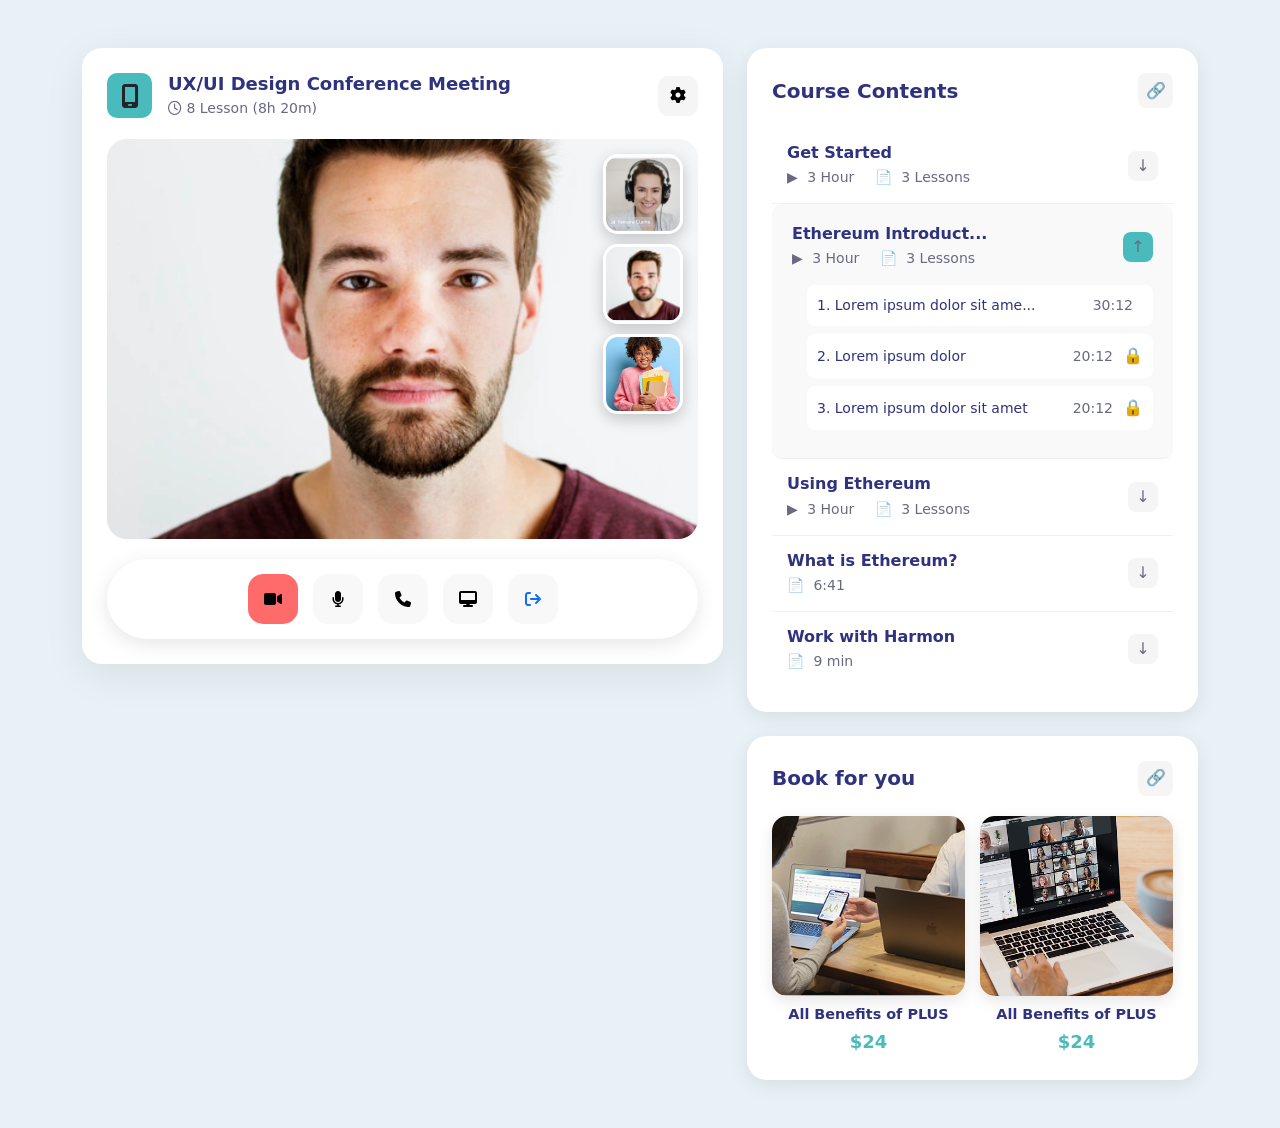
<file: metting.html>
<!doctype html>
<html lang="en">
  <head>
    <meta charset="UTF-8" />
    <meta name="viewport" content="width=device-width, initial-scale=1.0" />
    <title>Metting</title>
    <link
      href="https://cdn.jsdelivr.net/npm/bootstrap@5.3.0/dist/css/bootstrap.min.css"
      rel="stylesheet"
    />
    <link
      rel="stylesheet"
      href="https://cdnjs.cloudflare.com/ajax/libs/font-awesome/6.4.0/css/all.min.css"
    />
    <link rel="stylesheet" href="css/metting.css" />
  </head>
  <body>
    <section class="video-conference-section py-5">
      <div class="container">
        <div class="row g-4">
          <div class="col-lg-7">
            <div class="conference-card">
              <div class="conference-header">
                <div class="d-flex align-items-center gap-3">
                  <div class="brand-icon">
                    <i class="fa-solid fa-mobile-screen"></i>
                  </div>
                  <div>
                    <h5 class="conference-title mb-0">
                      UX/UI Design Conference Meeting
                    </h5>
                    <p class="conference-time mb-0">
                      <i class="fa-regular fa-clock"></i> 8 Lesson (8h 20m)
                    </p>
                  </div>
                </div>
                <button class="btn-settings">
                  <i class="fa-solid fa-gear"></i>
                </button>
              </div>

              <div class="video-container">
                <div class="main-video">
                  <img
                    src="assets/image 8.svg"
                    alt="Presenter"
                    class="img-fluid"
                  />
                </div>

                <div class="participants-sidebar">
                  <div class="participant-card">
                    <img
                    src="assets/Group 63.svg"
                      alt="Participant 1"
                      class="img-fluid"
                    />
                  </div>
                  <div class="participant-card">
                    <img
                    src="assets/image 8.svg"
                      alt="Participant 2"
                      class="img-fluid"
                    />
                  </div>
                  <div class="participant-card">
                    <img
                    src="assets/Mask Group (2).png"
                      alt="Participant 3"
                      class="img-fluid"
                    />
                  </div>
                </div>
              </div>

              <div class="controls-bar">
                <button class="control-btn btn-video">
                  <i class="fa-solid fa-video"></i>
                </button>
                <button class="control-btn btn-mic">
                  <i class="fa-solid fa-microphone"></i>
                </button>
                <button class="control-btn btn-screen">
                  <i class="fa-solid fa-phone"></i>
                </button>
                <button class="control-btn btn-chat">
                  <i class="fa-solid fa-desktop"></i>
                </button>
                <a href="landing.html" class="control-btn btn-more">
                  <i class="fa-solid fa-arrow-right-from-bracket"></i>
                </a>
              </div>
            </div>
          </div>

          <div class="col-lg-5">
            <div class="course-contents-card mb-4">
              <div class="card-header-custom">
                <h5 class="card-title mb-0">Course Contents</h5>
                <a href="#" class="expand-link">
                  <i class="icon">🔗</i>
                </a>
              </div>

              <div class="course-list">
                <div class="course-item">
                  <div
                    class="d-flex justify-content-between align-items-center"
                  >
                    <div>
                      <h6 class="item-title">Get Started</h6>
                      <p class="item-meta">
                        <i class="play-icon">▶️</i> 3 Hour
                        <span class="ms-3"
                          ><i class="doc-icon">📄</i> 3 Lessons</span
                        >
                      </p>
                    </div>
                    <a href="#" class="arrow-link">
                      <i class="arrow">↓</i>
                    </a>
                  </div>
                </div>

                <div class="course-item expanded">
                  <div
                    class="d-flex justify-content-between align-items-center mb-3"
                  >
                    <div>
                      <h6 class="item-title">Ethereum Introduct...</h6>
                      <p class="item-meta">
                        <i class="play-icon">▶️</i> 3 Hour
                        <span class="ms-3"
                          ><i class="doc-icon">📄</i> 3 Lessons</span
                        >
                      </p>
                    </div>
                    <a href="#" class="arrow-link active">
                      <i class="arrow">↑</i>
                    </a>
                  </div>

                  <div class="lessons-list">
                    <div class="lesson-item">
                      <p class="lesson-text">1. Lorem ipsum dolor sit ame...</p>
                      <span class="lesson-duration">30:12</span>
                    </div>
                    <div class="lesson-item">
                      <p class="lesson-text">2. Lorem ipsum dolor</p>
                      <span class="lesson-duration">20:12</span>
                      <i class="lock-icon">🔒</i>
                    </div>
                    <div class="lesson-item">
                      <p class="lesson-text">3. Lorem ipsum dolor sit amet</p>
                      <span class="lesson-duration">20:12</span>
                      <i class="lock-icon">🔒</i>
                    </div>
                  </div>
                </div>

                <div class="course-item">
                  <div
                    class="d-flex justify-content-between align-items-center"
                  >
                    <div>
                      <h6 class="item-title">Using Ethereum</h6>
                      <p class="item-meta">
                        <i class="play-icon">▶️</i> 3 Hour
                        <span class="ms-3"
                          ><i class="doc-icon">📄</i> 3 Lessons</span
                        >
                      </p>
                    </div>
                    <a href="#" class="arrow-link">
                      <i class="arrow">↓</i>
                    </a>
                  </div>
                </div>

                <div class="course-item">
                  <div
                    class="d-flex justify-content-between align-items-center"
                  >
                    <div>
                      <h6 class="item-title">What is Ethereum?</h6>
                      <p class="item-meta"><i class="doc-icon">📄</i> 6:41</p>
                    </div>
                    <a href="#" class="arrow-link">
                      <i class="arrow">↓</i>
                    </a>
                  </div>
                </div>

                <div class="course-item">
                  <div
                    class="d-flex justify-content-between align-items-center"
                  >
                    <div>
                      <h6 class="item-title">Work with Harmon</h6>
                      <p class="item-meta"><i class="doc-icon">📄</i> 9 min</p>
                    </div>
                    <a href="#" class="arrow-link">
                      <i class="arrow">↓</i>
                    </a>
                  </div>
                </div>
              </div>
            </div>

            <div class="books-card">
              <div class="card-header-custom">
                <h5 class="card-title mb-0">Book for you</h5>
                <a href="#" class="expand-link">
                  <i class="icon">🔗</i>
                </a>
              </div>

              <div class="books-grid">
                <div class="book-item">
                  <div class="book-cover">
                    <img
                      src="assets/Group 4.png"
                      alt="Book 1"
                      class="img-fluid"
                    />
                  </div>
                  <h6 class="book-title">All Benefits of PLUS</h6>
                  <p class="book-price">$24</p>
                </div>

                <div class="book-item">
                  <div class="book-cover">
                    <img
                      src="assets/Group 40.png"
                      alt="Book 2"
                      class="img-fluid"
                    />
                  </div>
                  <h6 class="book-title">All Benefits of PLUS</h6>
                  <p class="book-price">$24</p>
                </div>
              </div>
            </div>
          </div>
        </div>
      </div>
    </section>
  </body>
</html>
</file>
<file: css/register.css>
* {
  box-sizing: border-box;
  margin: 0;
  padding: 0;
}

body {
  min-height: 100vh;
  display: flex;
  justify-content: center;
  align-items: center;
}

.register-container {
  width: 90%;
  max-width: 1100px;
  display: flex;
  gap: 40px;

  .image-section {
    flex: 1;
    position: relative;
    border-radius: 30px;
    overflow: hidden;

    img {
      width: 100%;
      height: 100%;
      object-fit: cover;
    }

  }

  .form-section {
    flex: 1;
    padding: 40px 20px;
    text-align: center;

    h4 {
      margin-bottom: 20px;
      font-weight: 600;
    }

    .switch {
      background: #c6eded;
      display: inline-flex;
      padding: 6px;
      border-radius: 30px;
      margin-bottom: 25px;

      button {
        border: none;
        background: transparent;
        padding: 8px 28px;
        border-radius: 30px;
        cursor: pointer;
        margin: 0 .2em;
        a{
            text-decoration: none;
            color: white;
        }

        &:hover {
          background: #44b7b6;
        }
        &.active {
          background: #44b7b6;
          color: #fff;
        }
      }
    }

    .desc {
      font-size: 14px;
      color: #777;
      margin-bottom: 30px;
    }

    form {
      text-align: left;

      label {
        font-size: 14px;
        display: block;
        margin-bottom: 6px;
      }

      input {
        width: 100%;
        padding: 12px 18px;
        border-radius: 30px;
        border: 1px solid #ccc;
        margin-bottom: 20px;
        outline: none;
      }

      .register-btn {
        display: block;
        margin: auto;
        padding: 12px 60px;
        border-radius: 30px;
        border: none;
        background: #44b7b6;
        color: #fff;
        cursor: pointer;
        a{
            text-decoration: none;
            color: white;
        }

        &:hover {
          background: #3aa5a4;
        }
      }
    }
  }
}

@media (max-width: 768px) {
  .register-container {
    flex-direction: column;
    gap: 20px;
  }

  .image-section {
    height: 220px;
  }

  .form-section {
    padding: 20px 10px;
  }
}
</file>
<file: css/nav.css>
.navbar-section {
    box-shadow: 0 2px 10px rgba(0, 0, 0, 0.05);
    position: sticky;
    top: 0;
    z-index: 1000;
    padding: 1rem 0;

    .container {
        .navbar-brand {
            .logo-icon {
                display: flex;
                align-items: center;
                justify-content: center;
                width: 60px;
                height: 40px;

                img {
                    width: 100%;
                    height: 100%;
                    object-fit: contain;
                }
            }
        }

        .navbar-toggler {
            border: none;
            box-shadow: none;

            &:focus {
                box-shadow: none;
            }
        }

        .mobile-toggle {
            font-size: 24px;
            color: #1F2937;
            cursor: pointer;
            padding: 8px;
            border-radius: 8px;
            transition: all 0.3s ease;
            background: transparent;
            border: none;

            &:hover {
                background: #F3F4F6;
            }

            &:focus {
                outline: none;
                box-shadow: none;
            }

            i {
                pointer-events: none;
            }
        }

        .nav-links {
            gap: 2.5rem;
            

            .nav-item {
                .nav-link {
                    color: #6B7280;
                    font-size: 16px;
                    font-weight: 500;
                    padding: 0.5rem 0;
                    position: relative;
                    transition: all 0.3s ease;

                    &.active {
                        color: #1F2937;
                        font-weight: 600;

                        &::after {
                            content: '';
                            position: absolute;
                            bottom: -8px;
                            left: 0;
                            right: 0;
                            height: 3px;
                            background: linear-gradient(90deg, #49BBBD 0%, #3BA5A7 100%);
                            border-radius: 2px;
                        }
                    }

                    &:hover {
                        color: #49BBBD;
                    }
                }
            }
        }

        .navbar-profile {
            .dropdown {
                .profile-dropdown {
                    display: flex;
                    align-items: center;
                    gap: 10px;
                    padding: 8px 16px;
                    border-radius: 25px;
                    background: #F9FAFB;
                    border: none;
                    transition: all 0.3s ease;

                    &:hover {
                        background: #F3F4F6;
                        box-shadow: 0 4px 12px rgba(0, 0, 0, 0.08);
                    }

                    &:focus {
                        outline: none;
                        box-shadow: 0 4px 12px rgba(0, 0, 0, 0.08);
                    }

                    &::after {
                        display: none;
                    }

                    .profile-img {
                        width: 35px;
                        height: 35px;
                        border-radius: 50%;
                        object-fit: cover;
                        border: 2px solid #49BBBD;
                    }

                    .profile-name {
                        font-size: 15px;
                        font-weight: 600;
                        color: #1F2937;
                    }

                    .dropdown-icon {
                        font-size: 12px;
                        color: #6B7280;
                        transition: transform 0.3s ease;
                    }

                    &.show .dropdown-icon,
                    &[aria-expanded="true"] .dropdown-icon {
                        transform: rotate(180deg);
                    }
                }

                .dropdown-menu {
                    border-radius: 12px;
                    box-shadow: 0 10px 40px rgba(0, 0, 0, 0.15);
                    border: none;
                    padding: 8px;
                    min-width: 220px;
                    margin-top: 10px;

                    &::before {
                        content: '';
                        position: absolute;
                        top: -6px;
                        right: 20px;
                        width: 12px;
                        height: 12px;
                        background: #ffffff;
                        transform: rotate(45deg);
                        border-radius: 2px;
                    }

                    .dropdown-item {
                        display: flex;
                        align-items: center;
                        gap: 12px;
                        padding: 12px 16px;
                        border-radius: 8px;
                        transition: all 0.2s ease;
                        color: #1F2937;

                        i {
                            font-size: 16px;
                            color: #6B7280;
                            width: 20px;
                        }

                        span {
                            font-size: 14px;
                            font-weight: 500;
                        }

                        &:hover {
                            background: #F9FAFB;
                            color: #49BBBD;

                            i {
                                color: #49BBBD;
                            }
                        }

                        &.logout {
                            color: #EF4444;

                            i {
                                color: #EF4444;
                            }

                            &:hover {
                                background: #FEF2F2;
                                color: #DC2626;

                                i {
                                    color: #DC2626;
                                }
                            }
                        }
                    }

                    .dropdown-divider {
                        margin: 8px 0;
                        border-color: #E5E7EB;
                    }
                }
            }
        }
    }
}

/* Responsive Design */
@media (max-width: 992px) {
    .navbar-section {
        .container {
            .navbar-collapse {
                margin-top: 1rem;
            }

            .nav-links {
                gap: 0;

                .nav-item {
                    border-bottom: 1px solid #E5E7EB;

                    &:last-child {
                        border-bottom: none;
                    }

                    .nav-link {
                        padding: 1rem 0;

                        &.active::after {
                            display: none;
                        }
                    }
                }
            }

            .navbar-profile {
                margin-top: 1rem;
                padding-top: 1rem;
                border-top: 1px solid #E5E7EB;

                .dropdown {
                    .profile-dropdown {
                        width: 100%;
                        justify-content: center;
                    }
                }
            }
        }
    }
}

@media (max-width: 576px) {
    .navbar-section {
        .container {
            .navbar-brand {
                .logo-icon {
                    width: 50px;
                    height: 35px;
                }
            }

            .navbar-profile {
                .dropdown {
                    .profile-dropdown {
                        padding: 6px 12px;

                        .profile-img {
                            width: 30px;
                            height: 30px;
                        }

                        .profile-name {
                            font-size: 14px;
                        }
                    }
                }
            }
        }
    }
}
</file>
<file: css/footer.css>
.footer {
  background: linear-gradient(135deg, #2d3e50 0%, #3b4f63 100%);
  color: #ffffff;
  padding: 60px 0 30px;

  .footer-top {
    margin-bottom: 40px;

    .footer-logo {
      display: inline-flex;
      align-items: center;
      gap: 20px;

      .logo-icon {
        font-size: 28px;
      }

      .logo-text {
        display: flex;
        flex-direction: column;
        align-items: flex-start;
        text-align: left;
        padding-left: 1em;
        border-left: 2px solid gray;

        .virtual {
          font-size: 16px;
          font-weight: 600;
          color: #ffffff;
          line-height: 1.2;
        }

        .zoom {
          font-size: 14px;
          font-weight: 400;
          color: rgba(255, 255, 255, 0.8);
          line-height: 1.2;
        }
      }
    }
  }

  .newsletter-section {
    margin-bottom: 35px;

    .newsletter-title {
      font-size: 16px;
      color: rgba(255, 255, 255, 0.9);
      margin-bottom: 20px;
    }

    .newsletter-form {
      max-width: 500px;
      margin: 0 auto;

      .input-group {
        display: flex;
        gap: 10px;
        justify-content: center;

        .form-control {
          background-color: transparent;
          border: 1px solid rgba(255, 255, 255, 0.3);
          border-radius: 25px;
          padding: 12px 25px;
          color: #ffffff;
          font-size: 14px;
          flex: 1;
          max-width: 300px;

          &::placeholder {
            color: rgba(255, 255, 255, 0.6);
          }

          &:focus {
            background-color: transparent;
            border-color: #00c5c4;
            box-shadow: 0 0 0 0.2rem rgba(0, 197, 196, 0.25);
            color: #ffffff;
          }
        }

        .btn-subscribe {
          background-color: #00c5c4;
          color: #ffffff;
          border: none;
          border-radius: 25px;
          padding: 12px 35px;
          font-size: 14px;
          font-weight: 500;
          transition: all 0.3s ease;

          &:hover {
            background-color: #00a5a4;
            transform: translateY(-2px);
            box-shadow: 0 5px 15px rgba(0, 197, 196, 0.3);
          }
        }
      }
    }
  }

  .footer-links {
    display: flex;
    justify-content: center;
    flex-wrap: wrap;
    gap: 10px;
    padding: 20px 0;

    .footer-link {
      color: rgba(255, 255, 255, 0.8);
      text-decoration: none;
      font-size: 14px;
      transition: all 0.3s ease;
      padding: 0 10px;

      &:hover {
        color: #00c5c4;
      }
    }

    .separator {
      color: rgba(255, 255, 255, 0.4);
      margin: 0 5px;
    }
  }

  .footer-copyright {
    border-top: 1px solid rgba(255, 255, 255, 0.1);
    padding-top: 20px;
    text-align: center;

    p {
      font-size: 13px;
      color: rgba(255, 255, 255, 0.6);
      margin: 0;
    }
  }
}

@media (max-width: 768px) {
  .footer {
    padding: 50px 0 25px;

    .footer-logo {
      flex-direction: column;
      gap: 15px;

      .logo-text {
        align-items: center;
        text-align: center;
      }
    }

    .newsletter-form .input-group {
      flex-direction: column;
      align-items: center;

      .form-control {
        max-width: 100%;
        width: 100%;
      }

      .btn-subscribe {
        width: 100%;
        max-width: 300px;
      }
    }

    .footer-links {
      padding: 15px 0;

      .footer-link {
        display: inline-block;
        margin: 5px 0;
        padding: 0 8px;
      }

      .separator {
        display: none;
      }
    }
  }
}

@media (max-width: 576px) {
  .footer {
    .logo-icon {
      font-size: 24px;
      padding: 8px 16px;
    }

    .virtual {
      font-size: 14px;
    }

    .zoom {
      font-size: 12px;
    }

    .newsletter-title {
      font-size: 15px;
    }

    .footer-link {
      font-size: 13px;
      display: block;
      margin: 8px 0;
      padding: 0;
    }

    .footer-copyright p {
      font-size: 12px;
    }
  }
}
</file>
<file: css/relatedblog.css>
.related-blog-section {
    padding: 80px 0;
    background: linear-gradient(180deg, #E9F8F9 0%, #F8FAFB 100%);

    .container {
        max-width: 1200px;
        margin: 0 auto;
        padding: 0 2rem;

        .section-header {
            display: flex;
            justify-content: space-between;
            align-items: center;
            margin-bottom: 40px;

            .section-title {
                font-size: 32px;
                font-weight: 700;
                color: #1F2937;
                margin: 0;
            }

            .see-all-link {
                color: #49BBBD;
                font-size: 16px;
                font-weight: 600;
                text-decoration: none;
                transition: all 0.3s ease;

                &:hover {
                    color: #3BA5A7;
                    text-decoration: underline;
                }
            }
        }

        .carousel {
            margin-bottom: 40px;

            .carousel-inner {
                .carousel-item {
                    .blog-card {
                        background: #ffffff;
                        border-radius: 20px;
                        overflow: hidden;
                        box-shadow: 0 4px 20px rgba(0, 0, 0, 0.08);
                        transition: all 0.4s ease;
                        height: 100%;

                        &:hover {
                            transform: translateY(-10px);
                            box-shadow: 0 15px 40px rgba(0, 0, 0, 0.15);

                            .blog-image {
                                img {
                                    transform: scale(1.1);
                                }
                            }
                        }

                        .blog-image {
                            width: 100%;
                            height: 240px;
                            overflow: hidden;
                            border-radius: 20px 20px 0 0;

                            img {
                                width: 100%;
                                height: 100%;
                                object-fit: cover;
                                transition: transform 0.4s ease;
                            }
                        }

                        .blog-content {
                            padding: 25px;

                            .blog-title {
                                font-size: 18px;
                                font-weight: 600;
                                color: #1F2937;
                                line-height: 1.5;
                                margin-bottom: 20px;
                                display: -webkit-box;
                                -webkit-line-clamp: 2;
                                -webkit-box-orient: vertical;
                                overflow: hidden;
                            }

                            .author-info {
                                display: flex;
                                align-items: center;
                                gap: 12px;
                                margin-bottom: 15px;

                                .author-img {
                                    width: 40px;
                                    height: 40px;
                                    border-radius: 50%;
                                    object-fit: cover;
                                    border: 2px solid #49BBBD;
                                }

                                .author-name {
                                    font-size: 15px;
                                    font-weight: 600;
                                    color: #1F2937;
                                }
                            }

                            .blog-description {
                                font-size: 14px;
                                color: #6B7280;
                                line-height: 1.7;
                                margin-bottom: 20px;
                                display: -webkit-box;
                                -webkit-line-clamp: 2;
                                -webkit-box-orient: vertical;
                                overflow: hidden;
                            }

                            .blog-footer {
                                display: flex;
                                justify-content: space-between;
                                align-items: center;

                                .read-more {
                                    color: #6B7280;
                                    font-size: 14px;
                                    font-weight: 500;
                                    text-decoration: none;
                                    transition: all 0.3s ease;

                                    &:hover {
                                        color: #49BBBD;
                                        text-decoration: underline;
                                    }
                                }

                                .views {
                                    display: flex;
                                    align-items: center;
                                    gap: 8px;
                                    color: #49BBBD;
                                    font-size: 14px;
                                    font-weight: 500;

                                    i {
                                        font-size: 16px;
                                    }
                                }
                            }
                        }
                    }
                }
            }
        }

        .blog-navigation {
            display: flex;
            justify-content: flex-end;
            gap: 12px;
            position: relative;

            .nav-btn {
                position: static;
                width: 45px;
                height: 45px;
                border-radius: 10px;
                background: #49BBBD;
                border: none;
                color: #ffffff;
                font-size: 16px;
                cursor: pointer;
                transition: all 0.3s ease;
                display: flex;
                align-items: center;
                justify-content: center;
                opacity: 1;
                transform: none;

                &:hover {
                    background: #3BA5A7;
                    transform: translateY(-3px);
                    box-shadow: 0 8px 20px rgba(73, 187, 189, 0.3);
                }

                &:active {
                    transform: translateY(-1px);
                }

                &:focus {
                    outline: none;
                    box-shadow: 0 0 0 3px rgba(73, 187, 189, 0.2);
                }

                .carousel-control-prev-icon,
                .carousel-control-next-icon {
                    display: none;
                }

                i {
                    pointer-events: none;
                }

                &.prev-btn {
                    i {
                        margin-left: -2px;
                    }
                }

                &.next-btn {
                    i {
                        margin-right: -2px;
                    }
                }
            }
        }
    }
}

@media (max-width: 1200px) {
    .related-blog-section {
        .container {
            padding: 0 1.5rem;
        }
    }
}

@media (max-width: 992px) {
    .related-blog-section {
        padding: 60px 0;

        .container {
            .section-header {
                margin-bottom: 30px;

                .section-title {
                    font-size: 28px;
                }

                .see-all-link {
                    font-size: 15px;
                }
            }

            .row {
                .blog-card {
                    .blog-image {
                        height: 220px;
                    }

                    .blog-content {
                        padding: 20px;

                        .blog-title {
                            font-size: 17px;
                            margin-bottom: 15px;
                        }

                        .author-info {
                            margin-bottom: 12px;

                            .author-img {
                                width: 36px;
                                height: 36px;
                            }

                            .author-name {
                                font-size: 14px;
                            }
                        }

                        .blog-description {
                            font-size: 13px;
                            margin-bottom: 15px;
                        }
                    }
                }
            }
        }
    }
}

@media (max-width: 768px) {
    .related-blog-section {
        padding: 50px 0;

        .container {
            padding: 0 1rem;

            .section-header {
                flex-direction: column;
                align-items: flex-start;
                gap: 15px;
                margin-bottom: 25px;

                .section-title {
                    font-size: 26px;
                }
            }

            .row {
                margin-bottom: 30px;

                .blog-card {
                    .blog-image {
                        height: 200px;
                    }

                    .blog-content {
                        padding: 18px;

                        .blog-title {
                            font-size: 16px;
                        }

                        .blog-description {
                            font-size: 13px;
                        }
                    }
                }
            }

            .blog-navigation {
                justify-content: center;

                .nav-btn {
                    width: 40px;
                    height: 40px;
                    font-size: 14px;
                }
            }
        }
    }
}

@media (max-width: 576px) {
    .related-blog-section {
        padding: 40px 0;

        .container {
            .section-header {
                margin-bottom: 20px;

                .section-title {
                    font-size: 24px;
                }

                .see-all-link {
                    font-size: 14px;
                }
            }

            .row {
                .blog-card {
                    .blog-image {
                        height: 180px;
                    }

                    .blog-content {
                        padding: 15px;

                        .blog-title {
                            font-size: 15px;
                            margin-bottom: 12px;
                        }

                        .author-info {
                            margin-bottom: 10px;

                            .author-img {
                                width: 32px;
                                height: 32px;
                            }

                            .author-name {
                                font-size: 13px;
                            }
                        }

                        .blog-description {
                            font-size: 12px;
                            margin-bottom: 12px;
                        }

                        .blog-footer {
                            .read-more,
                            .views {
                                font-size: 13px;
                            }
                        }
                    }
                }
            }
        }
    }
}

@keyframes fadeInUp {
    from {
        opacity: 0;
        transform: translateY(30px);
    }
    to {
        opacity: 1;
        transform: translateY(0);
    }
}
</file>
<file: css/blog.css>
* {
    margin: 0;
    padding: 0;
    box-sizing: border-box;
}

body {
    font-family: 'Segoe UI', Tahoma, Geneva, Verdana, sans-serif;
}

.hero-section {
    background: rgba(168, 218, 240, 0.319);
    padding: 80px 0;
    height: 80vh;
    display: flex;
    align-items: center;

    .container {
        max-width: 1200px;
        margin: 0 auto;
        padding: 0 2rem;

        .row {
            .hero-content {
                padding-right: 2rem;

                .hero-badge {
                    display: inline-flex;
                    align-items: center;
                    gap: 8px;
                    margin-bottom: 1.5rem;
                    font-size: 14px;

                    .badge-text {
                        color: #6B7280;
                        font-weight: 400;
                    }

                    .badge-category {
                        color: #49BBBD;
                        font-weight: 600;
                        cursor: pointer;
                        transition: all 0.3s ease;

                        &:hover {
                            color: #3BA5A7;
                            text-decoration: underline;
                        }
                    }
                }

                .hero-title {
                    font-size: 35px;
                    font-weight: 700;
                    color: #252641;
                    line-height: 1.3;
                    margin-bottom: 1.5rem;
                }

                .hero-description {
                    font-size: 16px;
                    color: #6B7280;
                    line-height: 1.8;
                    margin-bottom: 2.5rem;
                    max-width: 550px;
                }

                .btn-start-learning {
                    text-decoration: none;
                    background: linear-gradient(135deg, #49BBBD 0%, #3BA5A7 100%);
                    color: #ffffff;
                    border: none;
                    padding: 16px 32px;
                    border-radius: 12px;
                    font-size: 16px;
                    font-weight: 600;
                    cursor: pointer;
                    transition: all 0.3s ease;
                    box-shadow: 0 8px 20px rgba(73, 187, 189, 0.3);

                    &:hover {
                        background: linear-gradient(135deg, #3BA5A7 0%, #2E8B8D 100%);
                        transform: translateY(-3px);
                        box-shadow: 0 12px 28px rgba(73, 187, 189, 0.4);
                    }

                    &:active {
                        transform: translateY(-1px);
                    }
                }
            }

            .hero-image-wrapper {
                position: relative;
                padding: .2rem ;

                .image-container {
                    position: relative;
                    border-radius: 30px;
                    overflow: hidden;
                    box-shadow: 0 20px 60px rgba(0, 0, 0, 0.15);
                    transition: all 0.4s ease;

                    &:hover {
                        transform: translateY(-10px);
                        box-shadow: 0 30px 80px rgba(0, 0, 0, 0.2);

                        .deco-1 {
                            transform: translate(-50%, -50%) scale(1.1);
                        }

                        .deco-2 {
                            transform: scale(1.1);
                        }
                    }

                    .hero-image {
                        width: 100%;
                        height: auto;
                        display: block;
                        border-radius: 30px;
                    }

                    .deco-element {
                        position: absolute;
                        border-radius: 50%;
                        background: linear-gradient(135deg, rgba(73, 187, 189, 0.3) 0%, rgba(59, 165, 167, 0.3) 100%);
                        transition: all 0.4s ease;

                        &.deco-1 {
                            width: 80px;
                            height: 80px;
                            top: -20px;
                            left: -20px;
                            opacity: 0.6;
                            animation: float 3s ease-in-out infinite;
                        }

                        &.deco-2 {
                            width: 60px;
                            height: 60px;
                            bottom: 30px;
                            right: -15px;
                            opacity: 0.5;
                            animation: float 4s ease-in-out infinite reverse;
                        }
                    }
                }
            }
        }
    }
}

@keyframes float {
    0%, 100% {
        transform: translateY(0);
    }
    50% {
        transform: translateY(-15px);
    }
}

@keyframes fadeInUp {
    from {
        opacity: 0;
        transform: translateY(30px);
    }
    to {
        opacity: 1;
        transform: translateY(0);
    }
}

@media (max-width: 992px) {
    .hero-section {
        padding: 60px 0;

        .container {
            padding: 0 1.5rem;

            .row {
                .hero-content {
                    padding-right: 0;
                    text-align: center;

                    .hero-badge {
                        justify-content: center;
                    }

                    .hero-title {
                        font-size: 38px;
                    }

                    .hero-description {
                        margin-left: auto;
                        margin-right: auto;
                    }

                    .btn-start-learning {
                        margin: 0 auto;
                        display: inline-block;
                    }
                }

                .hero-image-wrapper {
                    padding: 1rem;

                    .image-container {
                        border-radius: 25px;

                        .hero-image {
                            border-radius: 25px;
                        }
                    }
                }
            }
        }
    }
}

@media (max-width: 768px) {
    .hero-section {
        padding: 50px 0;

        .container {
            padding: 0 1rem;

            .row {
                .hero-content {
                    .hero-title {
                        font-size: 32px;
                        margin-bottom: 1.2rem;
                    }

                    .hero-description {
                        font-size: 15px;
                        margin-bottom: 2rem;
                    }

                    .btn-start-learning {
                        padding: 14px 28px;
                        font-size: 15px;
                    }
                }

                .hero-image-wrapper {
                    .image-container {
                        border-radius: 20px;

                        .hero-image {
                            border-radius: 20px;
                        }

                        .deco-element {
                            &.deco-1 {
                                width: 60px;
                                height: 60px;
                                top: -15px;
                                left: -15px;
                            }

                            &.deco-2 {
                                width: 45px;
                                height: 45px;
                                bottom: 20px;
                                right: -10px;
                            }
                        }
                    }
                }
            }
        }
    }
}

@media (max-width: 576px) {
    .hero-section {
        padding: 40px 0;

        .container {
            .row {
                .hero-content {
                    .hero-badge {
                        font-size: 13px;
                        margin-bottom: 1.2rem;
                    }

                    .hero-title {
                        font-size: 26px;
                        margin-bottom: 1rem;
                    }

                    .hero-description {
                        font-size: 14px;
                        margin-bottom: 1.8rem;
                    }

                    .btn-start-learning {
                        padding: 12px 24px;
                        font-size: 14px;
                        width: 100%;
                    }
                }

                .hero-image-wrapper {
                    padding: 0.5rem;

                    .image-container {
                        border-radius: 15px;

                        .hero-image {
                            border-radius: 15px;
                        }

                        .deco-element {
                            &.deco-1 {
                                width: 50px;
                                height: 50px;
                                top: -10px;
                                left: -10px;
                            }

                            &.deco-2 {
                                width: 40px;
                                height: 40px;
                                bottom: 15px;
                                right: -8px;
                            }
                        }
                    }
                }
            }
        }
    }
}



.reading-blog-section {
    padding: 4em 0;

    .container {
        max-width: 1200px;
        margin: 0 auto;
        padding: 0 2rem;

        .section-header {
            margin-bottom: 1em;

            .section-title {
                font-size: 32px;
                font-weight: 700;
                color: #1F2937;
                margin: 0;
            }
        }

        .row {
            .blog-card {
                position: relative;
                border-radius: 20px;
                overflow: hidden;
                height: 280px;
                cursor: pointer;
                transition: all 0.4s ease;
                box-shadow: 0 4px 15px rgba(0, 0, 0, 0.1);

                &:hover {
                    transform: translateY(-5px);
                    box-shadow: 0 15px 35px rgba(0, 0, 0, 0.2);

                    .blog-image {
                        transform: scale(1.1);
                    }

                    .blog-overlay {
                        background: rgba(0, 0, 0, 0.5);
                    }

                    .blog-label {
                        transform: translateX(-50%) translateY(-5px);
                        box-shadow: 0 8px 25px rgba(0, 0, 0, 0.3);
                    }
                }

                .blog-image-wrapper {
                    position: relative;
                    width: 100%;
                    height: 100%;
                    overflow: hidden;

                    .blog-image {
                        width: 100%;
                        height: 100%;
                        object-fit: cover;
                        transition: transform 0.4s ease;
                    }

                    .blog-overlay {
                        position: absolute;
                        top: 0;
                        left: 0;
                        right: 0;
                        bottom: 0;
                        background: rgba(0, 0, 0, 0.3);
                        transition: background 0.4s ease;
                    }
                }
            }
        }
    }
}

@media (max-width: 1200px) {
    .reading-blog-section {
        .container {
            padding: 0 1.5rem;

            .row {
                .blog-card {
                    height: 260px;
                }
            }
        }
    }
}

@media (max-width: 992px) {
    .reading-blog-section {
        padding: 60px 0;

        .container {
            .section-header {
                margin-bottom: 30px;

                .section-title {
                    font-size: 28px;
                }
            }

            .row {
                .blog-card {
                    height: 240px;
                }
            }
        }
    }
}

@media (max-width: 768px) {
    .reading-blog-section {
        padding: 50px 0;

        .container {
            padding: 0 1rem;

            .section-header {
                margin-bottom: 25px;

                .section-title {
                    font-size: 26px;
                }
            }

            .row {
                .blog-card {
                    height: 220px;
                }
            }
        }
    }
}

@media (max-width: 576px) {
    .reading-blog-section {
        padding: 40px 0;

        .container {
            .section-header {
                margin-bottom: 20px;

                .section-title {
                    font-size: 24px;
                }
            }

            .row {
                .blog-card {
                    height: 200px;
                }
            }
        }
    }
}

@keyframes fadeInUp {
    from {
        opacity: 0;
        transform: translateY(30px);
    }
    to {
        opacity: 1;
        transform: translateY(0);
    }
}

.blog-card {
    animation: fadeInUp 0.6s ease-out;

    &:nth-child(1) {
        animation-delay: 0.1s;
    }

    &:nth-child(2) {
        animation-delay: 0.2s;
    }

    &:nth-child(3) {
        animation-delay: 0.3s;
    }

    &:nth-child(4) {
        animation-delay: 0.4s;
    }
}


.marketing-articles-section {
    padding: 80px 0;
    background: #ffffff;

    .container {
        max-width: 1200px;
        margin: 0 auto;
        padding: 0 2rem;

        .section-header {
            display: flex;
            justify-content: space-between;
            align-items: center;
            margin-bottom: 40px;

            .section-title {
                font-size: 32px;
                font-weight: 700;
                color: #1F2937;
                margin: 0;
            }

            .see-all-link {
                color: #49BBBD;
                font-size: 16px;
                font-weight: 600;
                text-decoration: none;
                transition: all 0.3s ease;

                &:hover {
                    color: #3BA5A7;
                    text-decoration: underline;
                }
            }
        }

        .row {
            .article-card {
                background: #ffffff;
                border-radius: 20px;
                overflow: hidden;
                box-shadow: 0 4px 20px rgba(0, 0, 0, 0.08);
                transition: all 0.4s ease;
                height: 100%;

                &:hover {
                    transform: translateY(-10px);
                    box-shadow: 0 15px 40px rgba(0, 0, 0, 0.15);

                    .article-image {
                        img {
                            transform: scale(1.1);
                        }
                    }
                }

                .article-image {
                    width: 100%;
                    height: 200px;
                    overflow: hidden;
                    border-radius: 20px 20px 0 0;

                    img {
                        width: 100%;
                        height: 100%;
                        object-fit: cover;
                        transition: transform 0.4s ease;
                    }
                }

                .article-content {
                    padding: 20px;

                    .article-meta {
                        display: flex;
                        justify-content: space-between;
                        align-items: center;
                        margin-bottom: 15px;

                        .category,
                        .duration {
                            display: flex;
                            align-items: center;
                            gap: 6px;
                            font-size: 13px;
                            color: #6B7280;

                            i {
                                font-size: 14px;
                            }
                        }
                    }

                    .article-title {
                        font-size: 16px;
                        font-weight: 600;
                        color: #1F2937;
                        line-height: 1.5;
                        margin-bottom: 12px;
                        display: -webkit-box;
                        -webkit-line-clamp: 2;
                        -webkit-box-orient: vertical;
                        overflow: hidden;
                        min-height: 48px;
                    }

                    .article-description {
                        font-size: 13px;
                        color: #6B7280;
                        line-height: 1.6;
                        margin-bottom: 15px;
                        display: -webkit-box;
                        -webkit-line-clamp: 2;
                        -webkit-box-orient: vertical;
                        overflow: hidden;
                        min-height: 42px;
                    }

                    .article-footer {
                        display: flex;
                        justify-content: space-between;
                        align-items: center;
                        padding-top: 15px;
                        border-top: 1px solid #E5E7EB;

                        .author-info {
                            display: flex;
                            align-items: center;
                            gap: 8px;

                            .author-img {
                                width: 32px;
                                height: 32px;
                                border-radius: 50%;
                                object-fit: cover;
                                border: 2px solid #49BBBD;
                            }

                            .author-name {
                                font-size: 14px;
                                font-weight: 600;
                                color: #1F2937;
                            }
                        }

                        .price {
                            display: flex;
                            align-items: center;
                            gap: 8px;

                            .old-price {
                                font-size: 14px;
                                color: #9CA3AF;
                                text-decoration: line-through;
                            }

                            .new-price {
                                font-size: 18px;
                                font-weight: 700;
                                color: #49BBBD;
                            }
                        }
                    }
                }
            }
        }
    }
}

@media (max-width: 1200px) {
    .marketing-articles-section {
        .container {
            padding: 0 1.5rem;
        }
    }
}

@media (max-width: 992px) {
    .marketing-articles-section {
        padding: 60px 0;

        .container {
            .section-header {
                margin-bottom: 30px;

                .section-title {
                    font-size: 28px;
                }

                .see-all-link {
                    font-size: 15px;
                }
            }

            .row {
                .article-card {
                    .article-image {
                        height: 180px;
                    }

                    .article-content {
                        padding: 18px;

                        .article-meta {
                            margin-bottom: 12px;

                            .category,
                            .duration {
                                font-size: 12px;

                                i {
                                    font-size: 13px;
                                }
                            }
                        }

                        .article-title {
                            font-size: 15px;
                            margin-bottom: 10px;
                            min-height: 45px;
                        }

                        .article-description {
                            font-size: 12px;
                            margin-bottom: 12px;
                            min-height: 38px;
                        }

                        .article-footer {
                            padding-top: 12px;

                            .author-info {
                                .author-img {
                                    width: 28px;
                                    height: 28px;
                                }

                                .author-name {
                                    font-size: 13px;
                                }
                            }

                            .price {
                                .old-price {
                                    font-size: 13px;
                                }

                                .new-price {
                                    font-size: 16px;
                                }
                            }
                        }
                    }
                }
            }
        }
    }
}

@media (max-width: 768px) {
    .marketing-articles-section {
        padding: 50px 0;

        .container {
            padding: 0 1rem;

            .section-header {
                flex-direction: column;
                align-items: flex-start;
                gap: 15px;
                margin-bottom: 25px;

                .section-title {
                    font-size: 26px;
                }
            }
        }
    }
}

@media (max-width: 576px) {
    .marketing-articles-section {
        padding: 40px 0;

        .container {
            .section-header {
                margin-bottom: 20px;

                .section-title {
                    font-size: 24px;
                }

                .see-all-link {
                    font-size: 14px;
                }
            }

            .row {
                .article-card {
                    .article-image {
                        height: 160px;
                    }

                    .article-content {
                        padding: 15px;

                        .article-meta {
                            margin-bottom: 10px;

                            .category,
                            .duration {
                                font-size: 11px;

                                i {
                                    font-size: 12px;
                                }
                            }
                        }

                        .article-title {
                            font-size: 14px;
                            margin-bottom: 8px;
                            min-height: 42px;
                        }

                        .article-description {
                            font-size: 11px;
                            margin-bottom: 10px;
                            min-height: 35px;
                        }

                        .article-footer {
                            padding-top: 10px;

                            .author-info {
                                gap: 6px;

                                .author-img {
                                    width: 26px;
                                    height: 26px;
                                }

                                .author-name {
                                    font-size: 12px;
                                }
                            }

                            .price {
                                gap: 6px;

                                .old-price {
                                    font-size: 12px;
                                }

                                .new-price {
                                    font-size: 15px;
                                }
                            }
                        }
                    }
                }
            }
        }
    }
}

@keyframes fadeInUp {
    from {
        opacity: 0;
        transform: translateY(30px);
    }
    to {
        opacity: 1;
        transform: translateY(0);
    }
}

.article-card {
    animation: fadeInUp 0.6s ease-out;

    &:nth-child(1) {
        animation-delay: 0.1s;
    }

    &:nth-child(2) {
        animation-delay: 0.2s;
    }

    &:nth-child(3) {
        animation-delay: 0.3s;
    }

    &:nth-child(4) {
        animation-delay: 0.4s;
    }
}
</file>
<file: css/blogdetail.css>
.article-section {
    background: #ffffff;

    .container {
        width: 100%;

        .article-header-image {
            width: 100%;
            height: 600px;
            border-radius: 20px;
            overflow: hidden;
            margin-bottom: 50px;
            box-shadow: 0 4px 20px rgba(0, 0, 0, 0.1);

            img {
                width: 100%;
                height: 100%;
                object-fit: cover;
            }
        }

        .article-content {
            .article-title {
                font-size: 30px;
                font-weight: 700;
                color: #252641;
                line-height: 1.3;
                margin-bottom: 40px;
            }

            .article-body {
                margin-bottom: 40px;

                p {
                    font-size: 16px;
                    color: #6B7280;
                    line-height: 1.9;
                    margin-bottom: 25px;

                    &:last-child {
                        margin-bottom: 0;
                    }
                }
            }

            .article-tags {
                display: flex;
                flex-wrap: wrap;
                gap: 12px;
                margin-bottom: 40px;
                padding-bottom: 40px;
                border-bottom: 1px solid #E5E7EB;

                .tag {
                    display: inline-block;
                    background: #E9F8F9;
                    color: #49BBBD;
                    padding: 10px 20px;
                    border-radius: 20px;
                    font-size: 14px;
                    font-weight: 500;
                    cursor: pointer;
                    transition: all 0.3s ease;

                    &:hover {
                        background: #49BBBD;
                        color: #ffffff;
                        transform: translateY(-2px);
                        box-shadow: 0 4px 12px rgba(73, 187, 189, 0.3);
                    }
                }
            }

            .article-footer {
                .author-section {
                    display: flex;
                    justify-content: space-between;
                    align-items: center;
                    padding: 30px;
                    background: #F9FAFB;
                    border-radius: 15px;
                    flex-wrap: wrap;
                    gap: 20px;

                    .author-info {
                        display: flex;
                        align-items: center;
                        gap: 15px;

                        .author-img {
                            width: 60px;
                            height: 60px;
                            border-radius: 50%;
                            object-fit: cover;
                            border: 3px solid #49BBBD;
                        }

                        .author-details {
                            .written-by {
                                display: block;
                                font-size: 12px;
                                color: #9CA3AF;
                                margin-bottom: 5px;
                                text-transform: lowercase;
                            }

                            .author-name {
                                font-size: 18px;
                                font-weight: 700;
                                color: #1F2937;
                                margin: 0;
                            }
                        }
                    }

                    .btn-follow {
                        background: transparent;
                        color: #49BBBD;
                        border: 2px solid #49BBBD;
                        padding: 12px 32px;
                        border-radius: 10px;
                        font-size: 15px;
                        font-weight: 600;
                        cursor: pointer;
                        transition: all 0.3s ease;

                        &:hover {
                            background: #49BBBD;
                            color: #ffffff;
                            transform: translateY(-2px);
                            box-shadow: 0 6px 20px rgba(73, 187, 189, 0.3);
                        }

                        &:active {
                            transform: translateY(0);
                        }
                    }
                }
            }
        }
    }
}

@media (max-width: 992px) {
    .article-section {
        padding: 60px 0;

        .container {
            padding: 0 1.5rem;

            .article-header-image {
                height: 350px;
                margin-bottom: 40px;
            }

            .article-content {
                .article-title {
                    font-size: 36px;
                    margin-bottom: 30px;
                }

                .article-body {
                    margin-bottom: 30px;

                    p {
                        font-size: 15px;
                        margin-bottom: 20px;
                    }
                }

                .article-tags {
                    margin-bottom: 30px;
                    padding-bottom: 30px;

                    .tag {
                        padding: 8px 16px;
                        font-size: 13px;
                    }
                }

                .article-footer {
                    .author-section {
                        padding: 25px;

                        .author-info {
                            .author-img {
                                width: 55px;
                                height: 55px;
                            }

                            .author-details {
                                .author-name {
                                    font-size: 17px;
                                }
                            }
                        }
                    }
                }
            }
        }
    }
}

@media (max-width: 768px) {
    .article-section {
        padding: 50px 0;

        .container {
            padding: 0 1rem;

            .article-header-image {
                height: 300px;
                border-radius: 15px;
                margin-bottom: 35px;
            }

            .article-content {
                .article-title {
                    font-size: 32px;
                    margin-bottom: 25px;
                }

                .article-body {
                    p {
                        font-size: 15px;
                        line-height: 1.8;
                    }
                }

                .article-footer {
                    .author-section {
                        padding: 22px;

                        .author-info {
                            .author-img {
                                width: 50px;
                                height: 50px;
                            }

                            .author-details {
                                .written-by {
                                    font-size: 11px;
                                }

                                .author-name {
                                    font-size: 16px;
                                }
                            }
                        }

                        .btn-follow {
                            padding: 10px 28px;
                            font-size: 14px;
                        }
                    }
                }
            }
        }
    }
}

@media (max-width: 576px) {
    .article-section {
        padding: 40px 0;

        .container {
            .article-header-image {
                height: 250px;
                margin-bottom: 30px;
            }

            .article-content {
                .article-title {
                    font-size: 26px;
                    margin-bottom: 20px;
                }

                .article-body {
                    margin-bottom: 25px;

                    p {
                        font-size: 14px;
                        margin-bottom: 18px;
                    }
                }

                .article-tags {
                    gap: 8px;
                    margin-bottom: 25px;
                    padding-bottom: 25px;

                    .tag {
                        padding: 7px 14px;
                        font-size: 12px;
                    }
                }

                .article-footer {
                    .author-section {
                        flex-direction: column;
                        text-align: center;
                        padding: 20px;

                        .author-info {
                            flex-direction: column;
                            text-align: center;

                            .author-img {
                                width: 70px;
                                height: 70px;
                            }

                            .author-details {
                                .written-by {
                                    font-size: 11px;
                                }

                                .author-name {
                                    font-size: 18px;
                                }
                            }
                        }

                        .btn-follow {
                            width: 100%;
                            padding: 12px 24px;
                        }
                    }
                }
            }
        }
    }
}

@keyframes fadeIn {
    from {
        opacity: 0;
    }
    to {
        opacity: 1;
    }
}

.article-section {
    animation: fadeIn 0.6s ease-out;
}
</file>
<file: css/choise.css>
.get-choice-section {
  padding: 5em 0;
  background: #ffffff;

  .container {
    max-width: 1200px;
    margin: 0 auto;
    padding: 0 2rem;

    .section-header {
      display: flex;
      justify-content: space-between;
      align-items: center;
      margin-bottom: 40px;

      .section-title {
        font-size: 32px;
        font-weight: 700;
        color: #1f2937;
        margin: 0;
      }

      .see-all-link {
        color: #49bbbd;
        font-size: 16px;
        font-weight: 600;
        text-decoration: none;
        transition: all 0.3s ease;

        &:hover {
          color: #3ba5a7;
          text-decoration: underline;
        }
      }
    }

    .row {
      .course-card {
        background: #ffffff;
        border-radius: 20px;
        overflow: hidden;
        box-shadow: 0 4px 20px rgba(0, 0, 0, 0.08);
        transition: all 0.4s ease;
        height: 100%;

        &:hover {
          transform: translateY(-10px);
          box-shadow: 0 15px 40px rgba(0, 0, 0, 0.15);

          .course-image {
            img {
              transform: scale(1.1);
            }
          }
        }

        .course-image {
          width: 100%;
          height: 180px;
          overflow: hidden;

          img {
            width: 100%;
            height: 100%;
            object-fit: cover;
            transition: transform 0.4s ease;
          }
        }

        .course-content {
          padding: 20px;

          .course-meta {
            display: flex;
            justify-content: space-between;
            align-items: center;
            margin-bottom: 12px;

            .category,
            .duration {
              display: flex;
              align-items: center;
              gap: 6px;
              font-size: 12px;
              color: #6b7280;

              i {
                font-size: 13px;
              }
            }
          }

          .course-title {
            font-size: 15px;
            font-weight: 600;
            color: #1f2937;
            margin-bottom: 10px;
            line-height: 1.5;
            overflow: hidden;
          }

          .course-description {
            font-size: 13px;
            color: #6b7280;
            line-height: 1.6;
            margin-bottom: 15px;
            display: -webkit-box;
            -webkit-line-clamp: 2;
            -webkit-box-orient: vertical;
            overflow: hidden;
          }

          .course-footer {
            display: flex;
            justify-content: space-between;
            align-items: center;
            padding-top: 12px;
            border-top: 1px solid #e5e7eb;

            .instructor-info {
              display: flex;
              align-items: center;
              gap: 8px;

              .instructor-img {
                width: 30px;
                height: 30px;
                border-radius: 50%;
                object-fit: cover;
                border: 2px solid #49bbbd;
              }

              .instructor-name {
                font-size: 13px;
                font-weight: 600;
                color: #1f2937;
              }
            }

            .price {
              display: flex;
              align-items: center;
              gap: 6px;

              .old-price {
                font-size: 12px;
                color: #9ca3af;
                text-decoration: line-through;
              }

              .new-price {
                font-size: 16px;
                font-weight: 700;
                color: #49bbbd;
              }
            }
          }
        }
      }
    }
  }
}


@media (max-width: 992px) {
  .get-choice-section {
    padding: 60px 0;

    .container {
      padding: 0 1.5rem;

      .section-header {
        margin-bottom: 30px;

        .section-title {
          font-size: 28px;
        }
      }
    }
  }
}

@media (max-width: 768px) {
  .get-choice-section {
    padding: 50px 0;

    .container {
      padding: 0 1rem;

      .section-header {
        flex-direction: column;
        align-items: flex-start;
        gap: 15px;

        .section-title {
          font-size: 26px;
        }
      }
    }
  }
}

@media (max-width: 576px) {
  .get-choice-section {
    padding: 40px 0;

    .container {
      .section-header {
        .section-title {
          font-size: 22px;
        }
      }
    }
  }
}

.difbg {
  background: linear-gradient(180deg, #e9f8f9 0%, #f0fafb 100%);
}
</file>
<file: css/totc.css>
.totc2-section {
  .content-wrapper {
    padding: 0.5rem 1.5rem;
    position: relative;

    .main-heading {
      font-size: 1.8rem;
      font-weight: 700;
      line-height: 1.3;
      color: #1a1a1a;
    }

    .ring1,
    .ring2 {
      position: absolute;
      border-radius: 50%;
      background-color: #00e5a0;
      z-index: -1;
    }

    .ring1 {
      width: 3em;
      height: 3em;
      top: 2px;
      left: 2px;
    }

    .ring2 {
      width: 1em;
      height: 1em;
      top: 50%;
      right: 3rem;
    }

    .text-cyan {
      color: #00e5a0;
    }

    .description {
      font-size: 1rem;
      line-height: 1.8;
      color: #6c757d;
    }

    .learn-more {
      color: #6c757d;
      text-decoration: underline;
      font-size: 0.95rem;
      transition: color 0.3s ease;

      &:hover {
        color: #00bcd4;
      }
    }

    .image-wrapper {
      position: relative;
      z-index: 1;

      img {
        box-shadow: 0 10px 40px rgba(0, 0, 0, 0.1);
      }

      
    }
  }
}

.accent-shape {
        position: absolute;
        border-radius: 20px;
        z-index: -1;
        background-color: #00e5a0;

        &.accent-top {
          width: 10em ;
          height: 10em ;
          background: linear-gradient(135deg, #00bcd4, #00e5a0) ;
          top: -15px;
          left: -15px;
        }

        &.accent-bottom {
          width: 10em;
          height: 10em;
          background: linear-gradient(135deg, #7fff00, #00e5a0);
          bottom: -15px;
          right: -15px;
        }
      }
</file>
<file: css/coursedetail.css>
.course-details-section {
    padding: 80px 0;
    background: #F9FAFB;

    .container {
        max-width: 1200px;
        margin: 0 auto;
        padding: 0 2rem;

        .row {
            .course-main-image {
                width: 100%;
                height: 400px;
                border-radius: 20px;
                overflow: hidden;
                margin-bottom: 30px;
                box-shadow: 0 4px 20px rgba(0, 0, 0, 0.1);

                img {
                    width: 100%;
                    height: 100%;
                    object-fit: cover;
                }
            }

            .course-tabs {
                margin-bottom: 30px;

                .nav-tabs {
                    border: none;
                    gap: 10px;
                    flex-wrap: nowrap;
                    overflow-x: auto;

                    &::-webkit-scrollbar {
                        height: 0;
                    }

                    .nav-item {
                        .nav-link {
                            background: #E5E7EB;
                            color: #6B7280;
                            border: none;
                            border-radius: 10px;
                            padding: 12px 24px;
                            font-size: 14px;
                            font-weight: 600;
                            white-space: nowrap;
                            transition: all 0.3s ease;

                            &.active {
                                background: #49BBBD;
                                color: #ffffff;
                            }

                            &:hover:not(.active) {
                                background: #D1D5DB;
                            }
                        }
                    }
                }
            }

            .ratings-section {
                background: #ffffff;
                border-radius: 20px;
                padding: 30px;
                box-shadow: 0 4px 20px rgba(0, 0, 0, 0.08);

                .ratings-summary {
                    display: flex;
                    gap: 40px;
                    margin-bottom: 40px;
                    padding-bottom: 30px;
                    border-bottom: 1px solid #E5E7EB;

                    .rating-score {
                        flex-shrink: 0;
                        text-align: center;
                        background: linear-gradient(135deg, #E9F8F9 0%, #F0FAFB 100%);
                        padding: 25px;
                        border-radius: 15px;

                        h3 {
                            font-size: 28px;
                            font-weight: 700;
                            color: #1F2937;
                            margin-bottom: 10px;
                        }

                        .stars {
                            display: flex;
                            gap: 4px;
                            justify-content: center;
                            margin-bottom: 8px;

                            i {
                                color: #FFC107;
                                font-size: 18px;
                            }
                        }

                        .rating-label {
                            font-size: 14px;
                            color: #6B7280;
                            margin: 0;
                        }
                    }

                    .rating-bars {
                        flex: 1;

                        .rating-bar-item {
                            display: flex;
                            align-items: center;
                            gap: 15px;
                            margin-bottom: 12px;

                            &:last-child {
                                margin-bottom: 0;
                            }

                            .label {
                                font-size: 13px;
                                color: #6B7280;
                                min-width: 55px;
                            }

                            .bar {
                                flex: 1;
                                height: 8px;
                                background: #E5E7EB;
                                border-radius: 10px;
                                overflow: hidden;

                                .fill {
                                    height: 100%;
                                    background: linear-gradient(90deg, #49BBBD 0%, #3BA5A7 100%);
                                    border-radius: 10px;
                                    transition: width 0.3s ease;
                                }
                            }
                        }
                    }
                }

                .reviews-list {
                    .review-item {
                        padding: 25px 0;
                        border-bottom: 1px solid #E5E7EB;

                        &:last-child {
                            border-bottom: none;
                            padding-bottom: 0;
                        }

                        &:first-child {
                            padding-top: 0;
                        }

                        .reviewer-info {
                            display: flex;
                            align-items: center;
                            gap: 15px;
                            margin-bottom: 15px;

                            .reviewer-img {
                                width: 50px;
                                height: 50px;
                                border-radius: 50%;
                                object-fit: cover;
                                border: 2px solid #49BBBD;
                            }

                            .reviewer-details {
                                flex: 1;

                                .reviewer-name {
                                    font-size: 16px;
                                    font-weight: 600;
                                    color: #1F2937;
                                    margin-bottom: 5px;
                                }

                                .review-rating {
                                    display: flex;
                                    align-items: center;
                                    gap: 4px;

                                    i {
                                        color: #FFC107;
                                        font-size: 14px;
                                    }

                                    .review-time {
                                        margin-left: 10px;
                                        font-size: 13px;
                                        color: #6B7280;
                                    }
                                }
                            }
                        }

                        .review-text {
                            font-size: 14px;
                            color: #6B7280;
                            line-height: 1.7;
                            margin: 0;
                        }
                    }
                }
            }

            .course-sidebar {
                position: sticky;
                top: 20px;

                .preview-card {
                    background: #ffffff;
                    border-radius: 20px;
                    overflow: hidden;
                    box-shadow: 0 4px 20px rgba(0, 0, 0, 0.1);

                    .preview-image {
                        width: 100%;
                        height: 200px;
                        overflow: hidden;

                        img {
                            width: 100%;
                            height: 100%;
                            object-fit: cover;
                        }
                    }

                    .price-info {
                        padding: 20px 25px 10px;
                        display: flex;
                        align-items: center;
                        gap: 10px;

                        .current-price {
                            font-size: 32px;
                            font-weight: 700;
                            color: #1F2937;
                        }

                        .original-price {
                            font-size: 18px;
                            color: #9CA3AF;
                            text-decoration: line-through;
                        }

                        .discount {
                            background: #FEF3C7;
                            color: #F59E0B;
                            padding: 4px 12px;
                            border-radius: 20px;
                            font-size: 13px;
                            font-weight: 600;
                        }
                    }

                    .time-left {
                        padding: 0 25px;
                        font-size: 13px;
                        color: #EF4444;
                        margin-bottom: 20px;
                    }

                    .btn-buy-now {
                        text-decoration: none;
                        width: calc(100% - 50px);
                        margin: 0 25px 25px;
                        padding: 16px;
                        background: #49BBBD;
                        color: #ffffff;
                        border: none;
                        border-radius: 12px;
                        font-size: 16px;
                        font-weight: 600;
                        cursor: pointer;
                        transition: all 0.3s ease;
                        box-shadow: 0 4px 15px rgba(73, 187, 189, 0.3);

                        &:hover {
                            background: #3BA5A7;
                            transform: translateY(-2px);
                            box-shadow: 0 8px 25px rgba(73, 187, 189, 0.4);
                        }
                    }

                    .course-includes {
                        padding:  2em;
                        border-bottom: 1px solid #E5E7EB;

                        h4 {
                            font-size: 18px;
                            font-weight: 700;
                            color: #1F2937;
                            margin-bottom: 15px;
                        }

                        .includes-list {
                            list-style: none;
                            padding: 0;
                            margin: 0;

                            li {
                                display: flex;
                                align-items: center;
                                gap: 12px;
                                padding: 10px 0;
                                font-size: 14px;
                                color: #6B7280;

                                i {
                                    color: #49BBBD;
                                    font-size: 16px;
                                }
                            }
                        }
                    }

                    .training-info {
                        padding: 25px;
                        border-bottom: 1px solid #E5E7EB;

                        h4 {
                            font-size: 16px;
                            font-weight: 700;
                            color: #1F2937;
                            margin-bottom: 10px;
                        }

                        p {
                            font-size: 13px;
                            color: #6B7280;
                            line-height: 1.7;
                            margin: 0;
                        }
                    }

                    .share-section {
                        padding: 25px;

                        h4 {
                            font-size: 16px;
                            font-weight: 700;
                            color: #1F2937;
                            margin-bottom: 15px;
                        }

                        .social-icons {
                            display: flex;
                            gap: 10px;
                            flex-wrap: wrap;

                            .social-icon {
                                width: 40px;
                                height: 40px;
                                border-radius: 50%;
                                display: flex;
                                align-items: center;
                                justify-content: center;
                                color: #ffffff;
                                text-decoration: none;
                                transition: all 0.3s ease;

                                &.facebook {
                                    background: #1877F2;

                                    &:hover {
                                        background: #0C63D4;
                                        transform: translateY(-3px);
                                    }
                                }

                                &.instagram {
                                    background: #E4405F;

                                    &:hover {
                                        background: #D62976;
                                        transform: translateY(-3px);
                                    }
                                }

                                &.twitter {
                                    background: #1DA1F2;

                                    &:hover {
                                        background: #0C8BD9;
                                        transform: translateY(-3px);
                                    }
                                }

                                &.youtube {
                                    background: #FF0000;

                                    &:hover {
                                        background: #CC0000;
                                        transform: translateY(-3px);
                                    }
                                }

                                &.linkedin {
                                    background: #0A66C2;

                                    &:hover {
                                        background: #004182;
                                        transform: translateY(-3px);
                                    }
                                }

                                &.link {
                                    background: #6B7280;

                                    &:hover {
                                        background: #4B5563;
                                        transform: translateY(-3px);
                                    }
                                }

                                i {
                                    font-size: 16px;
                                }
                            }
                        }
                    }
                }
            }
        }
    }
}

@media (max-width: 992px) {
    .course-details-section {
        padding: 60px 0;

        .container {
            padding: 0 1.5rem;

            .row {
                .course-main-image {
                    height: 350px;
                }

                .course-sidebar {
                    position: static;
                    margin-top: 30px;
                }
            }
        }
    }
}

@media (max-width: 768px) {
    .course-details-section {
        padding: 50px 0;

        .container {
            padding: 0 1rem;

            .row {
                .course-main-image {
                    height: 300px;
                }

                .ratings-section {
                    padding: 25px 20px;

                    .ratings-summary {
                        flex-direction: column;
                        gap: 25px;
                    }
                }
            }
        }
    }
}

@media (max-width: 576px) {
    .course-details-section {
        padding: 40px 0;

        .container {
            .row {
                .course-main-image {
                    height: 250px;
                    border-radius: 15px;
                }

                .course-tabs {
                    .nav-tabs {
                        .nav-item {
                            .nav-link {
                                padding: 10px 18px;
                                font-size: 13px;
                            }
                        }
                    }
                }

                .ratings-section {
                    padding: 20px 15px;
                    border-radius: 15px;

                    .ratings-summary {
                        .rating-score {
                            padding: 20px;

                            h3 {
                                font-size: 24px;
                            }
                        }
                    }
                }

                .course-sidebar {
                    .preview-card {
                        border-radius: 15px;

                        .price-info {
                            .current-price {
                                font-size: 28px;
                            }

                            .original-price {
                                font-size: 16px;
                            }
                        }
                    }
                }
            }
        }
    }
}



.education-offers-section {
    padding: 80px 0;
    background: #ffffff;

    .container {
        max-width: 1200px;
        margin: 0 auto;
        padding: 0 2rem;

        .section-header {
            display: flex;
            justify-content: space-between;
            align-items: center;
            margin-bottom: 40px;
            flex-wrap: wrap;
            gap: 20px;

            .section-title {
                font-size: 28px;
                font-weight: 700;
                color: #1F2937;
                margin: 0;
            }

            .see-all-link {
                color: #49BBBD;
                font-size: 16px;
                font-weight: 600;
                text-decoration: none;
                transition: all 0.3s ease;

                &:hover {
                    color: #3BA5A7;
                    text-decoration: underline;
                }
            }
        }

        .row {
            .offer-card {
                position: relative;
                border-radius: 20px;
                overflow: hidden;
                box-shadow: 0 4px 20px rgba(0, 0, 0, 0.1);
                transition: all 0.4s ease;
                height: 100%;
                cursor: pointer;

                &:hover {
                    transform: translateY(-10px);
                    box-shadow: 0 15px 40px rgba(0, 0, 0, 0.2);

                    .offer-image {
                        img {
                            transform: scale(1.1);
                        }

                        .offer-overlay {
                            background: rgba(0, 0, 0, 0.5);
                        }
                    }

                    .discount-badge {
                        transform: scale(1.1);
                    }
                }

                .offer-image {
                    position: relative;
                    width: 100%;
                    height: 280px;
                    overflow: hidden;

                    img {
                        width: 100%;
                        height: 100%;
                        object-fit: cover;
                        transition: transform 0.4s ease;
                    }

                    .offer-overlay {
                        position: absolute;
                        top: 0;
                        left: 0;
                        right: 0;
                        bottom: 0;
                        background: rgba(0, 0, 0, 0.3);
                        transition: background 0.4s ease;
                    }

                    .discount-badge {
                        position: absolute;
                        top: 20px;
                        left: 20px;
                        background: #EF4444;
                        color: #ffffff;
                        padding: 10px 18px;
                        border-radius: 10px;
                        font-size: 18px;
                        font-weight: 700;
                        z-index: 2;
                        box-shadow: 0 4px 15px rgba(239, 68, 68, 0.4);
                        transition: transform 0.3s ease;
                    }
                }

                .offer-content {
                    position: absolute;
                    bottom: 0;
                    left: 0;
                    right: 0;
                    padding: 25px;
                    z-index: 2;

                    .offer-title {
                        font-size: 20px;
                        font-weight: 700;
                        color: #ffffff;
                        margin-bottom: 12px;
                        letter-spacing: 1px;
                    }

                    .offer-description {
                        font-size: 14px;
                        color: #ffffff;
                        line-height: 1.7;
                        margin: 0;
                    }
                }
            }
        }
    }
}

@media (max-width: 992px) {
    .education-offers-section {
        padding: 60px 0;

        .container {
            padding: 0 1.5rem;

            .section-header {
                margin-bottom: 30px;

                .section-title {
                    font-size: 24px;
                }

                .see-all-link {
                    font-size: 15px;
                }
            }

            .row {
                .offer-card {
                    .offer-image {
                        height: 260px;

                        .discount-badge {
                            top: 15px;
                            left: 15px;
                            padding: 8px 16px;
                            font-size: 16px;
                        }
                    }

                    .offer-content {
                        padding: 22px;

                        .offer-title {
                            font-size: 18px;
                            margin-bottom: 10px;
                        }

                        .offer-description {
                            font-size: 13px;
                        }
                    }
                }
            }
        }
    }
}

@media (max-width: 768px) {
    .education-offers-section {
        padding: 50px 0;

        .container {
            padding: 0 1rem;

            .section-header {
                flex-direction: column;
                align-items: flex-start;
                gap: 15px;

                .section-title {
                    font-size: 22px;
                }
            }

            .row {
                .offer-card {
                    .offer-image {
                        height: 240px;
                    }

                    .offer-content {
                        padding: 20px;

                        .offer-title {
                            font-size: 17px;
                        }
                    }
                }
            }
        }
    }
}

@media (max-width: 576px) {
    .education-offers-section {
        padding: 40px 0;

        .container {
            .section-header {
                .section-title {
                    font-size: 20px;
                }

                .see-all-link {
                    font-size: 14px;
                }
            }

            .row {
                .offer-card {
                    border-radius: 15px;

                    .offer-image {
                        height: 220px;

                        .discount-badge {
                            top: 12px;
                            left: 12px;
                            padding: 8px 14px;
                            font-size: 15px;
                            border-radius: 8px;
                        }
                    }

                    .offer-content {
                        padding: 18px;

                        .offer-title {
                            font-size: 16px;
                            margin-bottom: 8px;
                        }

                        .offer-description {
                            font-size: 13px;
                        }
                    }
                }
            }
        }
    }
}

@keyframes fadeInUp {
    from {
        opacity: 0;
        transform: translateY(30px);
    }
    to {
        opacity: 1;
        transform: translateY(0);
    }
}

.offer-card {
    animation: fadeInUp 0.6s ease-out;

    &:nth-child(1) {
        animation-delay: 0.1s;
    }

    &:nth-child(2) {
        animation-delay: 0.2s;
    }

    &:nth-child(3) {
        animation-delay: 0.3s;
    }
}
</file>
<file: css/courses.css>
.welcome-back-section {
  padding: 80px 0;
  background: linear-gradient(180deg, #e9f8f9 0%, #f0fafb 100%);

  .container {
    max-width: 1200px;
    margin: 0 auto;
    padding: 0 2rem;

    .section-header {
      display: flex;
      justify-content: space-between;
      align-items: center;
      margin-bottom: 40px;
      flex-wrap: wrap;
      gap: 20px;

      .section-title {
        font-size: 32px;
        font-weight: 700;
        color: #1f2937;
        margin: 0;
      }

      .view-history-link {
        color: #49bbbd;
        font-size: 16px;
        font-weight: 600;
        text-decoration: none;
        transition: all 0.3s ease;

        &:hover {
          color: #3ba5a7;
          text-decoration: underline;
        }
      }
    }

    .carousel {
      position: relative;

      .carousel-inner {
        .lesson-card {
          background: #ffffff;
          border-radius: 20px;
          overflow: hidden;
          box-shadow: 0 4px 20px rgba(0, 0, 0, 0.08);
          transition: all 0.4s ease;
          height: 100%;

          &:hover {
            transform: translateY(-10px);
            box-shadow: 0 15px 40px rgba(0, 0, 0, 0.15);

            .lesson-image {
              img {
                transform: scale(1.1);
              }
            }
          }

          .lesson-image {
            width: 100%;
            height: 200px;
            overflow: hidden;
            border-radius: 20px 20px 0 0;

            img {
              width: 100%;
              height: 100%;
              object-fit: cover;
              transition: transform 0.4s ease;
            }
          }

          .lesson-content {
            padding: 20px;

            .lesson-title {
              font-size: 16px;
              font-weight: 600;
              color: #1f2937;
              margin-bottom: 15px;
              line-height: 1.5;
            }

            .instructor-info {
              display: flex;
              align-items: center;
              gap: 10px;
              margin-bottom: 15px;

              .instructor-img {
                width: 35px;
                height: 35px;
                border-radius: 50%;
                object-fit: cover;
                border: 2px solid #49bbbd;
              }

              .instructor-name {
                font-size: 14px;
                font-weight: 600;
                color: #1f2937;
              }
            }

            .progress-bar {
              width: 100%;
              height: 8px;
              background: #e5e7eb;
              border-radius: 10px;
              overflow: hidden;
              margin-bottom: 10px;

              .progress-fill {
                height: 100%;
                background: linear-gradient(90deg, #49bbbd 0%, #3ba5a7 100%);
                border-radius: 10px;
                transition: width 0.3s ease;
              }
            }

            .lesson-progress {
              font-size: 13px;
              color: #6b7280;
              margin: 0;
              text-align: right;
            }
          }
        }
      }

      .carousel-navigation {
        display: flex;
        justify-content: flex-end;
        gap: 12px;
        margin-top: 30px;

        .nav-btn {
          position: static;
          width: 45px;
          height: 45px;
          border-radius: 10px;
          background: #49bbbd;
          border: none;
          color: #ffffff;
          font-size: 16px;
          cursor: pointer;
          transition: all 0.3s ease;
          display: flex;
          align-items: center;
          justify-content: center;
          opacity: 1;
          transform: none;

          &:hover {
            background: #3ba5a7;
            transform: translateY(-3px);
            box-shadow: 0 8px 20px rgba(73, 187, 189, 0.3);
          }

          i {
            pointer-events: none;
          }
        }
      }
    }
  }
}

@media (max-width: 992px) {
  .welcome-back-section {
    padding: 60px 0;

    .container {
      padding: 0 1.5rem;

      .section-header {
        margin-bottom: 30px;

        .section-title {
          font-size: 28px;
        }

        .view-history-link {
          font-size: 15px;
        }
      }
    }
  }
}

@media (max-width: 768px) {
  .welcome-back-section {
    padding: 50px 0;

    .container {
      padding: 0 1rem;

      .section-header {
        flex-direction: column;
        align-items: flex-start;

        .section-title {
          font-size: 26px;
        }
      }

      .carousel {
        .carousel-navigation {
          justify-content: center;
          margin-top: 25px;

          .nav-btn {
            width: 40px;
            height: 40px;
            font-size: 14px;
          }
        }
      }
    }
  }
}

@media (max-width: 576px) {
  .welcome-back-section {
    padding: 40px 0;

    .container {
      .section-header {
        .section-title {
          font-size: 22px;
        }

        .view-history-link {
          font-size: 14px;
        }
      }

      .carousel {
        .carousel-inner {
          .lesson-card {
            .lesson-image {
              height: 180px;
            }

            .lesson-content {
              padding: 18px;

              .lesson-title {
                font-size: 15px;
              }

              .instructor-info {
                .instructor-img {
                  width: 30px;
                  height: 30px;
                }

                .instructor-name {
                  font-size: 13px;
                }
              }

              .progress-bar {
                height: 6px;
              }

              .lesson-progress {
                font-size: 12px;
              }
            }
          }
        }
      }
    }
  }
}

.categories-section {
  padding: 80px 0;
  background: #ffffff;

  .container {
    max-width: 1200px;
    margin: 0 auto;
    padding: 0 2rem;

    .section-title {
      font-size: 32px;
      font-weight: 700;
      color: #1f2937;
      margin-bottom: 50px;
    }

    .row {
      .category-card {
        background: #ffffff;
        border-radius: 10px;
        padding: 30px;
        text-align: center;
        box-shadow: 0 4px 15px rgba(0, 0, 0, 0.06);
        transition: all 0.4s ease;
        height: 100%;
        cursor: pointer;

        &:hover {
          transform: translateY(-10px);
          box-shadow: 0 15px 35px rgba(0, 0, 0, 0.12);

          .category-icon {
            transform: scale(1.1);
          }
        }

        .category-icon {
          width: 50px;
          height: 50px;
          margin: 0 auto 20px;
          border-radius: 15px;
          display: flex;
          align-items: center;
          justify-content: center;
          transition: all 0.3s ease;

          i {
            font-size: 32px;
            color: #ffffff;
          }

          &.teal {
            background: linear-gradient(135deg, #49bbbd 0%, #3ba5a7 100%);
          }

          &.purple {
            background: linear-gradient(135deg, #b57edc 0%, #9b59b6 100%);
          }

          &.blue {
            background: linear-gradient(135deg, #4fc3f7 0%, #29b6f6 100%);
          }

          &.cyan {
            background: linear-gradient(135deg, #4dd0e1 0%, #00bcd4 100%);
          }

          &.orange {
            background: linear-gradient(135deg, #ffb74d 0%, #ff9800 100%);
          }

          &.pink {
            background: linear-gradient(135deg, #f48fb1 0%, #ec407a 100%);
          }

          &.gray {
            background: linear-gradient(135deg, #90a4ae 0%, #607d8b 100%);
          }
        }

        .category-name {
          font-size: 20px;
          font-weight: 700;
          color: #1f2937;
          margin-bottom: 15px;
        }

        .category-description {
          font-size: 14px;
          color: #6b7280;
          line-height: 1.7;
          margin: 0;
        }
      }
    }
  }
}

@media (max-width: 992px) {
  .categories-section {
    padding: 60px 0;

    .container {
      padding: 0 1.5rem;

      .section-title {
        font-size: 28px;
        margin-bottom: 40px;
      }

      .row {
        .category-card {
          padding: 25px;

          .category-icon {
            width: 70px;
            height: 70px;

            i {
              font-size: 28px;
            }
          }

          .category-name {
            font-size: 18px;
          }

          .category-description {
            font-size: 13px;
          }
        }
      }
    }
  }
}

@media (max-width: 768px) {
  .categories-section {
    padding: 50px 0;

    .container {
      padding: 0 1rem;

      .section-title {
        font-size: 26px;
        margin-bottom: 30px;
      }
    }
  }
}

@media (max-width: 576px) {
  .categories-section {
    padding: 40px 0;

    .container {
      .section-title {
        font-size: 22px;
        margin-bottom: 25px;
      }

      .row {
        .category-card {
          padding: 22px;

          .category-icon {
            width: 65px;
            height: 65px;
            margin-bottom: 15px;

            i {
              font-size: 26px;
            }
          }

          .category-name {
            font-size: 17px;
            margin-bottom: 12px;
          }

          .category-description {
            font-size: 13px;
          }
        }
      }
    }
  }
}

.recommended-section {
  padding: 80px 0;
  background: linear-gradient(180deg, #e9f8f9 0%, #f0fafb 100%);

  .container {
    max-width: 1200px;
    margin: 0 auto;
    padding: 0 2rem;

    .section-header {
      display: flex;
      justify-content: space-between;
      align-items: center;
      margin-bottom: 40px;

      .section-title {
        font-size: 32px;
        font-weight: 700;
        color: #1f2937;
        margin: 0;
      }

      .see-all-link {
        color: #49bbbd;
        font-size: 16px;
        font-weight: 600;
        text-decoration: none;
        transition: all 0.3s ease;

        &:hover {
          color: #3ba5a7;
          text-decoration: underline;
        }
      }
    }

    .carousel {
      position: relative;

      .carousel-inner {
        .course-card {
          background: #ffffff;
          border-radius: 20px;
          overflow: hidden;
          box-shadow: 0 4px 20px rgba(0, 0, 0, 0.08);
          transition: all 0.4s ease;
          height: 100%;

          &:hover {
            transform: translateY(-10px);
            box-shadow: 0 15px 40px rgba(0, 0, 0, 0.15);

            .course-image {
              img {
                transform: scale(1.1);
              }
            }
          }

          .course-image {
            width: 100%;
            height: 180px;
            overflow: hidden;

            img {
              width: 100%;
              height: 100%;
              object-fit: cover;
              transition: transform 0.4s ease;
            }
          }

          .course-content {
            padding: 20px;

            .course-meta {
              display: flex;
              justify-content: space-between;
              align-items: center;
              margin-bottom: 12px;

              .category,
              .duration {
                display: flex;
                align-items: center;
                gap: 6px;
                font-size: 12px;
                color: #6b7280;

                i {
                  font-size: 13px;
                }
              }
            }

            .course-title {
              font-size: 15px;
              font-weight: 600;
              color: #1f2937;
              margin-bottom: 10px;
              line-height: 1.5;
              overflow: hidden;
            }

            .course-description {
              font-size: 13px;
              color: #6b7280;
              line-height: 1.6;
              margin-bottom: 15px;
              display: -webkit-box;
              -webkit-line-clamp: 2;
              -webkit-box-orient: vertical;
              overflow: hidden;
            }

            .course-footer {
              display: flex;
              justify-content: space-between;
              align-items: center;
              padding-top: 12px;
              border-top: 1px solid #e5e7eb;

              .instructor-info {
                display: flex;
                align-items: center;
                gap: 8px;

                .instructor-img {
                  width: 30px;
                  height: 30px;
                  border-radius: 50%;
                  object-fit: cover;
                  border: 2px solid #49bbbd;
                }

                .instructor-name {
                  font-size: 13px;
                  font-weight: 600;
                  color: #1f2937;
                }
              }

              .price {
                display: flex;
                align-items: center;
                gap: 6px;

                .old-price {
                  font-size: 12px;
                  color: #9ca3af;
                  text-decoration: line-through;
                }

                .new-price {
                  font-size: 16px;
                  font-weight: 700;
                  color: #49bbbd;
                }
              }
            }
          }
        }
      }

      .carousel-navigation {
        display: flex;
        justify-content: flex-end;
        gap: 12px;
        margin-top: 30px;

        .nav-btn {
          position: static;
          width: 45px;
          height: 45px;
          border-radius: 10px;
          background: #49bbbd;
          border: none;
          color: #ffffff;
          font-size: 16px;
          cursor: pointer;
          transition: all 0.3s ease;
          display: flex;
          align-items: center;
          justify-content: center;
          opacity: 1;
          transform: none;

          &:hover {
            background: #3ba5a7;
            transform: translateY(-3px);
            box-shadow: 0 8px 20px rgba(73, 187, 189, 0.3);
          }

          span[class*="carousel-control"] {
            display: none;
          }

          i {
            pointer-events: none;
          }
        }
      }
    }
  }
}

@media (max-width: 992px) {
  .recommended-section {
    padding: 60px 0;

    .container {
      padding: 0 1.5rem;

      .section-header {
        margin-bottom: 30px;

        .section-title {
          font-size: 28px;
        }
      }
    }
  }
}

@media (max-width: 768px) {
  .recommended-section {
    padding: 50px 0;

    .container {
      padding: 0 1rem;

      .section-header {
        flex-direction: column;
        align-items: flex-start;
        gap: 15px;

        .section-title {
          font-size: 26px;
        }
      }

      .carousel {
        .carousel-navigation {
          justify-content: center;
          margin-top: 25px;
        }
      }
    }
  }
}

@media (max-width: 576px) {
  .recommended-section {
    padding: 40px 0;

    .container {
      .section-header {
        .section-title {
          font-size: 22px;
        }
      }

      .carousel {
        .carousel-navigation {
          .nav-btn {
            width: 40px;
            height: 40px;
            font-size: 14px;
          }
        }
      }
    }
  }
}




.final-cta-section {
  padding-bottom: 5em;
  background: #ffffff;

  .container {
    width: 90%;
    margin: 0 auto;
    padding: 0 1rem;

    .cta-banner-final {
      background: linear-gradient(135deg, #2c3e50 0%, #34495e 100%);
      border-radius: 30px;
      padding: 60px 50px;
      text-align: center;
      box-shadow: 0 20px 60px rgba(0, 0, 0, 0.15);

      .banner-title {
        font-size: 36px;
        font-weight: 700;
        color: #ffffff;
        margin-bottom: 20px;
        line-height: 1.4;
      }

      .banner-description {
        font-size: 16px;
        color: #d1d5db;
        line-height: 1.8;
        margin-bottom: 30px;
        max-width: 700px;
        margin-left: auto;
        margin-right: auto;
      }

      .btn-start-learning {
        background: #49bbbd;
        color: #ffffff;
        border: none;
        text-decoration: none;
        padding: 16px 36px;
        border-radius: 12px;
        font-size: 16px;
        font-weight: 600;
        cursor: pointer;
        transition: all 0.3s ease;
        box-shadow: 0 8px 25px rgba(73, 187, 189, 0.3);

        &:hover {
          background: #3ba5a7;
          transform: translateY(-3px);
          box-shadow: 0 12px 35px rgba(73, 187, 189, 0.4);
        }

        &:active {
          transform: translateY(-1px);
        }
      }
    }
  }
}

@media (max-width: 992px) {
  .final-cta-section {
    padding: 60px 0;

    .container {
      padding: 0 1.5rem;

      .cta-banner-final {
        padding: 50px 40px;

        .banner-title {
          font-size: 32px;
        }

        .banner-description {
          font-size: 15px;
          margin-bottom: 25px;
        }

        .btn-start-learning {
          padding: 14px 32px;
          font-size: 15px;
        }
      }
    }
  }
}

@media (max-width: 768px) {
  .final-cta-section {
    padding: 50px 0;

    .container {
      padding: 0 1rem;

      .cta-banner-final {
        padding: 40px 30px;
        border-radius: 25px;

        .banner-title {
          font-size: 28px;
          margin-bottom: 18px;
        }

        .banner-description {
          font-size: 14px;
          margin-bottom: 22px;
        }

        .btn-start-learning {
          padding: 13px 28px;
          font-size: 14px;
        }
      }
    }
  }
}

@media (max-width: 576px) {
  .final-cta-section {
    padding: 40px 0;

    .container {
      .cta-banner-final {
        padding: 35px 25px;
        border-radius: 20px;

        .banner-title {
          font-size: 24px;
          margin-bottom: 16px;
        }

        .banner-description {
          font-size: 13px;
          margin-bottom: 20px;
        }

        .btn-start-learning {
          width: 100%;
          padding: 12px 24px;
          font-size: 14px;
        }
      }
    }
  }
}
</file>
<file: css/createevent.css>
/* Create Event Multi-Step - Nested CSS */

* {
    margin: 0;
    padding: 0;
    box-sizing: border-box;
}

body {
    font-family: 'Segoe UI', Tahoma, Geneva, Verdana, sans-serif;
    background: #F9FAFB;
}

.event-creation-page {
    min-height: 100vh;

    .row {
        margin: 0;
        
        /* Left Sidebar */
        .sidebar {
            background: #F3F4F6;
            min-height: 100vh;
            padding: 0;
            border-right: 1px solid #E5E7EB;

            .sidebar-content {
                padding: 30px 20px;

                .btn-back {
                    width: 40px;
                    height: 40px;
                    background: #49BBBD;
                    color: white;
                    border: none;
                    border-radius: 10px;
                    cursor: pointer;
                    margin-bottom: 30px;
                    transition: all 0.3s ease;

                    &:hover {
                        background: #3BA5A7;
                        transform: translateX(-3px);
                    }

                    i {
                        font-size: 16px;
                    }
                }

                .sidebar-title {
                    font-size: 14px;
                    font-weight: 700;
                    color: #1F2937;
                    margin-bottom: 20px;
                    text-transform: uppercase;
                }

                .lessons-list {
                    .lesson-item {
                        display: flex;
                        align-items: center;
                        gap: 12px;
                        padding: 12px 15px;
                        margin-bottom: 8px;
                        border-radius: 10px;
                        cursor: pointer;
                        transition: all 0.3s ease;
                        font-size: 13px;
                        color: #6B7280;

                        &.active {
                            background: #49BBBD;
                            color: white;

                            .duration {
                                background: rgba(255, 255, 255, 0.2);
                            }
                        }

                        &:hover:not(.active) {
                            background: #E5E7EB;
                        }

                        i {
                            font-size: 16px;
                            flex-shrink: 0;
                        }

                        span:not(.duration) {
                            flex: 1;
                            font-size: 12px;
                        }

                        .duration {
                            background: #E5E7EB;
                            padding: 4px 10px;
                            border-radius: 12px;
                            font-size: 11px;
                            flex-shrink: 0;
                        }
                    }
                }
            }
        }

        /* Main Content */
        .main-content {
            background: white;
            padding: 0;

            .content-header {
                background: linear-gradient(135deg, #49BBBD 0%, #3BA5A7 100%);
                padding: 25px 40px;
                display: flex;
                justify-content: space-between;
                align-items: center;
                color: white;

                .header-title {
                    font-size: 24px;
                    font-weight: 700;
                    margin-bottom: 5px;
                }

                .header-subtitle {
                    font-size: 14px;
                    opacity: 0.9;
                    margin: 0;
                }

                .header-time {
                    display: flex;
                    align-items: center;
                    gap: 8px;
                    font-size: 14px;

                    i {
                        font-size: 16px;
                    }
                }
            }

            .steps-container {
                padding: 40px;

                .step-content {
                    display: none;
                    animation: fadeIn 0.5s ease;

                    &.active {
                        display: block;
                    }

                    .step-title {
                        font-size: 28px;
                        font-weight: 700;
                        color: #1F2937;
                        margin-bottom: 15px;
                    }

                    .step-description {
                        font-size: 14px;
                        color: #6B7280;
                        line-height: 1.8;
                        margin-bottom: 30px;
                    }

                    /* Form Styles */
                    .form-label {
                        font-size: 14px;
                        font-weight: 600;
                        color: #1F2937;
                        margin-bottom: 8px;
                    }

                    .form-control,
                    .form-select {
                        padding: 12px 16px;
                        border: 1px solid #E5E7EB;
                        border-radius: 10px;
                        font-size: 14px;
                        transition: all 0.3s ease;

                        &:focus {
                            border-color: #49BBBD;
                            box-shadow: 0 0 0 3px rgba(73, 187, 189, 0.1);
                            outline: none;
                        }

                        &::placeholder {
                            color: #9CA3AF;
                        }
                    }

                    textarea.form-control {
                        resize: none;
                    }

                    /* Buttons */
                    .btn-save-now {
                        background: #49BBBD;
                        color: white;
                        border: none;
                        padding: 14px 40px;
                        border-radius: 10px;
                        font-size: 16px;
                        font-weight: 600;
                        cursor: pointer;
                        transition: all 0.3s ease;

                        &:hover {
                            background: #3BA5A7;
                            transform: translateY(-2px);
                            box-shadow: 0 6px 20px rgba(73, 187, 189, 0.3);
                        }
                    }

                    .btn-back-step {
                        background: transparent;
                        color: #6B7280;
                        border: 2px solid #E5E7EB;
                        padding: 12px 30px;
                        border-radius: 10px;
                        font-size: 16px;
                        font-weight: 600;
                        cursor: pointer;
                        transition: all 0.3s ease;

                        &:hover {
                            border-color: #49BBBD;
                            color: #49BBBD;
                        }
                    }

                    /* Calendar Styles */
                    .calendar-section {
                        margin-top: 30px;

                        .calendar-container {
                            background: white;
                            border-radius: 15px;
                            padding: 25px;
                            box-shadow: 0 2px 15px rgba(0, 0, 0, 0.08);

                            .calendar-header {
                                display: flex;
                                justify-content: space-between;
                                align-items: center;
                                margin-bottom: 25px;

                                .btn-calendar-nav {
                                    background: transparent;
                                    border: none;
                                    color: #6B7280;
                                    cursor: pointer;
                                    padding: 8px 12px;
                                    transition: all 0.3s ease;

                                    &:hover {
                                        color: #49BBBD;
                                    }
                                }

                                .calendar-month {
                                    font-size: 16px;
                                    font-weight: 700;
                                    color: #1F2937;
                                }
                            }

                            .calendar-grid {
                                display: grid;
                                grid-template-columns: repeat(7, 1fr);
                                gap: 10px;

                                .calendar-day {
                                    aspect-ratio: 1;
                                    display: flex;
                                    align-items: center;
                                    justify-content: center;
                                    font-size: 14px;
                                    color: #1F2937;
                                    border-radius: 8px;
                                    cursor: pointer;
                                    transition: all 0.3s ease;

                                    &:hover {
                                        background: #E9F8F9;
                                    }

                                    &.active {
                                        background: #49BBBD;
                                        color: white;
                                        font-weight: 700;
                                    }
                                }
                            }
                        }

                        .events-schedule {
                            background: #F9FAFB;
                            border-radius: 15px;
                            padding: 25px;
                            height: 100%;

                            .schedule-date {
                                font-size: 16px;
                                font-weight: 700;
                                color: #1F2937;
                                margin-bottom: 20px;
                            }

                            .timeline {
                                .time-slot {
                                    padding: 15px 0;
                                    border-bottom: 1px solid #E5E7EB;
                                    font-size: 14px;
                                    color: #6B7280;
                                    position: relative;

                                    &.event-slot {
                                        padding: 0;
                                        border: none;

                                        span {
                                            display: block;
                                            padding: 15px 0;
                                            border-bottom: 1px solid #E5E7EB;
                                        }

                                        .event-block {
                                            background: #FFB8B8;
                                            color: #DC2626;
                                            padding: 15px;
                                            margin: 10px 0;
                                            border-radius: 8px;
                                            font-weight: 600;
                                        }
                                    }
                                }
                            }
                        }
                    }

                    /* Share Cards */
                    .share-cards {
                        margin-top: 30px;

                        .share-card {
                            background: #F9FAFB;
                            border-radius: 15px;
                            padding: 25px;
                            margin-bottom: 20px;

                            .share-header {
                                display: flex;
                                justify-content: space-between;
                                align-items: center;
                                margin-bottom: 15px;

                                .share-title {
                                    font-size: 18px;
                                    font-weight: 700;
                                    color: #1F2937;
                                    margin: 0;
                                }

                                .social-links {
                                    display: flex;
                                    gap: 10px;

                                    .social-link {
                                        width: 35px;
                                        height: 35px;
                                        background: #49BBBD;
                                        color: white;
                                        border-radius: 50%;
                                        display: flex;
                                        align-items: center;
                                        justify-content: center;
                                        text-decoration: none;
                                        transition: all 0.3s ease;

                                        &:hover {
                                            background: #3BA5A7;
                                            transform: translateY(-3px);
                                        }

                                        i {
                                            font-size: 14px;
                                        }
                                    }
                                }
                            }

                            .share-description {
                                font-size: 14px;
                                color: #6B7280;
                                margin-bottom: 10px;
                            }

                            .share-text {
                                font-size: 13px;
                                color: #9CA3AF;
                                line-height: 1.7;
                                margin: 0;
                            }
                        }
                    }
                }
            }
        }
    }
}

/* Animation */
@keyframes fadeIn {
    from {
        opacity: 0;
        transform: translateY(20px);
    }
    to {
        opacity: 1;
        transform: translateY(0);
    }
}

/* Responsive */
@media (max-width: 992px) {
    .event-creation-page {
        .row {
            .sidebar {
                min-height: auto;
                border-right: none;
                border-bottom: 1px solid #E5E7EB;
            }

            .main-content {
                .content-header {
                    flex-direction: column;
                    align-items: flex-start;
                    gap: 15px;
                }

                .steps-container {
                    padding: 25px 20px;

                    .step-content {
                        .step-title {
                            font-size: 24px;
                        }

                        .calendar-section {
                            .row {
                                flex-direction: column;
                            }

                            .events-schedule {
                                margin-top: 20px;
                            }
                        }
                    }
                }
            }
        }
    }
}

@media (max-width: 576px) {
    .event-creation-page {
        .row {
            .main-content {
                .content-header {
                    padding: 20px;

                    .header-title {
                        font-size: 20px;
                    }
                }

                .steps-container {
                    padding: 20px 15px;

                    .step-content {
                        .step-title {
                            font-size: 22px;
                        }

                        .calendar-section {
                            .calendar-container {
                                padding: 15px;

                                .calendar-grid {
                                    gap: 5px;

                                    .calendar-day {
                                        font-size: 12px;
                                    }
                                }
                            }
                        }

                        .share-cards {
                            .share-card {
                                padding: 20px;

                                .share-header {
                                    flex-direction: column;
                                    align-items: flex-start;
                                    gap: 15px;

                                    .social-links {
                                        flex-wrap: wrap;
                                    }
                                }
                            }
                        }
                    }
                }
            }
        }
    }
}
</file>
<file: css/literatureCourse.css>
.instructor-profile-section {
    background: #F9FAFB;

    .container {
        width: 100%;
        margin: 0 auto;
        padding: 0 2rem;

        .profile-card {
            position: relative;
            background: white;
            border-radius: 25px;
            overflow: hidden;
            box-shadow: 0 10px 40px rgba(0, 0, 0, 0.1);

            .profile-background {
                position: relative;
                height: 15em;
                overflow: hidden;

                img {
                    width: 100%;
                    height: 100%;
                    object-fit: cover;
                }

                .profile-overlay {
                    position: absolute;
                    top: 0;
                    left: 0;
                    right: 0;
                    bottom: 0;
                    background: rgba(128, 128, 128, 0.3);
                }
            }

            .profile-content {
                position: relative;
                padding: 0 40px 40px;

                .profile-image-wrapper {
                    position: absolute;
                    top: -80px;
                    left: 40px;
                    width: 160px;
                    height: 160px;
                    border-radius: 50%;
                    overflow: hidden;
                    border: 8px solid white;
                    box-shadow: 0 4px 20px rgba(0, 0, 0, 0.15);

                    .profile-image {
                        width: 100%;
                        height: 100%;
                        object-fit: cover;
                    }
                }

                .profile-info {
                    display: flex;
                    justify-content: space-between;
                    gap: 40px;
                    padding-top: 100px;

                    .info-left {
                        flex: 1;

                        .profile-name {
                            font-size: 32px;
                            font-weight: 700;
                            color: #1F2937;
                            margin-bottom: 8px;
                        }

                        .profile-title {
                            font-size: 16px;
                            color: #6B7280;
                            margin-bottom: 20px;
                        }

                        .profile-description {
                            font-size: 14px;
                            color: #6B7280;
                            line-height: 1.8;
                            margin-bottom: 25px;
                        }

                        .profile-stats {
                            display: flex;
                            gap: 30px;
                            flex-wrap: wrap;

                            .stat-item {
                                display: flex;
                                align-items: center;
                                gap: 8px;
                                font-size: 14px;
                                color: #6B7280;

                                i {
                                    color: #49BBBD;
                                    font-size: 16px;
                                }
                            }
                        }
                    }

                    .info-right {
                        display: flex;
                        flex-direction: column;
                        align-items: flex-end;
                        gap: 20px;

                        .btn-enroll {
                            background: #49BBBD;
                            color: white;
                            border: none;
                            padding: 15px 40px;
                            border-radius: 12px;
                            font-size: 16px;
                            font-weight: 600;
                            cursor: pointer;
                            transition: all 0.3s ease;
                            box-shadow: 0 4px 15px rgba(73, 187, 189, 0.3);

                            &:hover {
                                background: #3BA5A7;
                                transform: translateY(-3px);
                                box-shadow: 0 8px 25px rgba(73, 187, 189, 0.4);
                            }

                            &:active {
                                transform: translateY(-1px);
                            }
                        }

                        .social-links-profile {
                            display: flex;
                            gap: 12px;

                            .social-icon-profile {
                                width: 42px;
                                height: 42px;
                                border-radius: 50%;
                                display: flex;
                                align-items: center;
                                justify-content: center;
                                text-decoration: none;
                                transition: all 0.3s ease;

                                &.twitter {
                                    background: #49BBBD;
                                    color: white;

                                    &:hover {
                                        background: #3BA5A7;
                                        transform: translateY(-3px);
                                        box-shadow: 0 6px 20px rgba(73, 187, 189, 0.4);
                                    }
                                }

                                &.youtube {
                                    background: #49BBBD;
                                    color: white;

                                    &:hover {
                                        background: #3BA5A7;
                                        transform: translateY(-3px);
                                        box-shadow: 0 6px 20px rgba(73, 187, 189, 0.4);
                                    }
                                }

                                &.instagram {
                                    background: #49BBBD;
                                    color: white;

                                    &:hover {
                                        background: #3BA5A7;
                                        transform: translateY(-3px);
                                        box-shadow: 0 6px 20px rgba(73, 187, 189, 0.4);
                                    }
                                }

                                i {
                                    font-size: 18px;
                                }
                            }
                        }
                    }
                }
            }
        }
    }
}

@media (max-width: 992px) {
    .instructor-profile-section {
        padding: 60px 0;

        .container {
            padding: 0 1.5rem;

            .profile-card {
                .profile-content {
                    padding: 0 30px 30px;

                    .profile-image-wrapper {
                        left: 30px;
                        width: 140px;
                        height: 140px;
                        top: -70px;
                    }

                    .profile-info {
                        padding-top: 90px;
                        flex-direction: column;

                        .info-left {
                            .profile-name {
                                font-size: 28px;
                            }

                            .profile-title {
                                font-size: 15px;
                            }

                            .profile-description {
                                font-size: 13px;
                            }

                            .profile-stats {
                                gap: 20px;

                                .stat-item {
                                    font-size: 13px;

                                    i {
                                        font-size: 15px;
                                    }
                                }
                            }
                        }

                        .info-right {
                            flex-direction: row;
                            align-items: center;
                            width: 100%;
                            justify-content: space-between;

                            .btn-enroll {
                                flex: 1;
                            }
                        }
                    }
                }
            }
        }
    }
}

@media (max-width: 768px) {
    .instructor-profile-section {
        padding: 50px 0;

        .container {
            padding: 0 1rem;

            .profile-card {
                border-radius: 20px;

                .profile-background {
                    height: 100px;
                }

                .profile-content {
                    padding: 0 20px 25px;

                    .profile-image-wrapper {
                        left: 20px;
                        width: 120px;
                        height: 120px;
                        top: -60px;
                        border-width: 6px;
                    }

                    .profile-info {
                        padding-top: 75px;

                        .info-left {
                            .profile-name {
                                font-size: 24px;
                            }

                            .profile-stats {
                                flex-direction: column;
                                gap: 12px;
                            }
                        }

                        .info-right {
                            flex-direction: column;
                            align-items: stretch;

                            .btn-enroll {
                                width: 100%;
                            }

                            .social-links-profile {
                                justify-content: center;
                            }
                        }
                    }
                }
            }
        }
    }
}

@media (max-width: 576px) {
    .instructor-profile-section {
        padding: 40px 0;

        .container {
            .profile-card {
                .profile-content {
                    .profile-info {
                        .info-left {
                            .profile-name {
                                font-size: 22px;
                            }

                            .profile-title {
                                font-size: 14px;
                            }

                            .profile-description {
                                font-size: 13px;
                            }
                        }

                        .info-right {
                            .btn-enroll {
                                padding: 13px 30px;
                                font-size: 15px;
                            }

                            .social-links-profile {
                                .social-icon-profile {
                                    width: 38px;
                                    height: 38px;

                                    i {
                                        font-size: 16px;
                                    }
                                }
                            }
                        }
                    }
                }
            }
        }
    }
}



.navigation-tabs-section {
    padding: 30px 0;
    background: #ffffff;

    .container {
        max-width: 1000px;
        margin: 0 auto;
        padding: 0 2rem;

        .tabs-wrapper {
            display: flex;
            gap: 12px;
            flex-wrap: wrap;
            justify-content: center;

            .tab-button {
                background: #E5E7EB;
                color: #6B7280;
                border: none;
                padding: 14px 32px;
                border-radius: 12px;
                font-size: 15px;
                font-weight: 600;
                cursor: pointer;
                transition: all 0.3s ease;
                white-space: nowrap;

                &:hover {
                    background: #D1D5DB;
                    color: #1F2937;
                }

                &.active {
                    background: #49BBBD;
                    color: white;
                    box-shadow: 0 4px 15px rgba(73, 187, 189, 0.3);

                    &:hover {
                        background: #3BA5A7;
                    }
                }

                &:active {
                    transform: scale(0.98);
                }
            }
        }
    }
}

@media (max-width: 768px) {
    .navigation-tabs-section {
        padding: 25px 0;

        .container {
            padding: 0 1rem;

            .tabs-wrapper {
                gap: 10px;

                .tab-button {
                    padding: 12px 24px;
                    font-size: 14px;
                }
            }
        }
    }
}

@media (max-width: 576px) {
    .navigation-tabs-section {
        padding: 20px 0;

        .container {
            .tabs-wrapper {
                gap: 8px;

                .tab-button {
                    flex: 1 1 calc(50% - 4px);
                    min-width: calc(50% - 4px);
                    padding: 11px 20px;
                    font-size: 13px;
                    border-radius: 10px;
                }
            }
        }
    }
}




.literature-course-section {
    padding: 80px 0;
    background: #F9FAFB;

    .container {
        max-width: 1200px;
        margin: 0 auto;
        padding: 0 2rem;

        .section-title {
            font-size: 28px;
            font-weight: 700;
            color: #1F2937;
            margin-bottom: 40px;
        }

        .carousel {
            margin-bottom: 40px;

            .carousel-inner {
                .carousel-item {
                    .row {
                        .book-card {
                            background: white;
                            border-radius: 15px;
                            padding: 20px;
                            box-shadow: 0 4px 15px rgba(0, 0, 0, 0.08);
                            transition: all 0.4s ease;
                            cursor: pointer;
                            height: 100%;

                            &:hover {
                                transform: translateY(-10px);
                                box-shadow: 0 15px 35px rgba(0, 0, 0, 0.15);

                                .book-image {
                                    img {
                                        transform: scale(1.05);
                                    }
                                }
                            }

                            .book-image {
                                width: 100%;
                                height: 280px;
                                border-radius: 12px;
                                overflow: hidden;
                                margin-bottom: 20px;
                                background: #E5E7EB;

                                img {
                                    width: 100%;
                                    height: 100%;
                                    object-fit: cover;
                                    transition: transform 0.4s ease;
                                }
                            }

                            .book-info {
                                display: flex;
                                justify-content: space-between;
                                align-items: center;

                                .book-title {
                                    font-size: 16px;
                                    font-weight: 600;
                                    color: #1F2937;
                                    margin: 0;
                                }

                                .book-price {
                                    font-size: 20px;
                                    font-weight: 700;
                                    color: #49BBBD;
                                }
                            }
                        }
                    }
                }
            }

            /* Custom Pagination */
            .carousel-pagination {
                display: flex;
                justify-content: center;
                align-items: center;
                gap: 15px;
                margin-top: 30px;

                .pagination-arrow {
                    position: static;
                    width: 45px;
                    height: 45px;
                    border: none;
                    border-radius: 10px;
                    background: #D1F3F4;
                    color: #49BBBD;
                    cursor: pointer;
                    transition: all 0.3s ease;
                    display: flex;
                    align-items: center;
                    justify-content: center;
                    opacity: 1;
                    transform: none;

                    &:hover {
                        background: #49BBBD;
                        color: white;
                        transform: translateY(-2px);
                    }

                    span {
                        display: none;
                    }

                    i {
                        font-size: 14px;
                        pointer-events: none;
                    }
                }

                .carousel-indicators-custom {
                    position: static;
                    display: flex;
                    gap: 10px;
                    margin: 0;

                    button {
                        width: 40px;
                        height: 40px;
                        border: none;
                        border-radius: 8px;
                        background: #E5E7EB;
                        color: #6B7280;
                        font-size: 15px;
                        font-weight: 600;
                        cursor: pointer;
                        transition: all 0.3s ease;
                        text-indent: 0;
                        opacity: 1;

                        &:hover {
                            background: #D1D5DB;
                            color: #1F2937;
                        }

                        &.active {
                            background: #49BBBD;
                            color: white;
                            box-shadow: 0 4px 12px rgba(73, 187, 189, 0.3);
                        }
                    }
                }
            }
        }
    }
}

@media (max-width: 992px) {
    .literature-course-section {
        padding: 60px 0;

        .container {
            padding: 0 1.5rem;

            .section-title {
                font-size: 26px;
                margin-bottom: 30px;
            }

            .carousel {
                .carousel-inner {
                    .carousel-item {
                        .row {
                            .book-card {
                                padding: 18px;

                                .book-image {
                                    height: 250px;
                                }

                                .book-info {
                                    .book-title {
                                        font-size: 15px;
                                    }

                                    .book-price {
                                        font-size: 18px;
                                    }
                                }
                            }
                        }
                    }
                }

                .carousel-pagination {
                    .pagination-arrow {
                        width: 42px;
                        height: 42px;
                    }

                    .carousel-indicators-custom {
                        button {
                            width: 38px;
                            height: 38px;
                            font-size: 14px;
                        }
                    }
                }
            }
        }
    }
}

@media (max-width: 768px) {
    .literature-course-section {
        padding: 50px 0;

        .container {
            padding: 0 1rem;

            .section-title {
                font-size: 24px;
            }

            .carousel {
                .carousel-inner {
                    .carousel-item {
                        .row {
                            .book-card {
                                padding: 15px;

                                .book-image {
                                    height: 220px;
                                }
                            }
                        }
                    }
                }
            }
        }
    }
}

@media (max-width: 576px) {
    .literature-course-section {
        padding: 40px 0;

        .container {
            .section-title {
                font-size: 22px;
                margin-bottom: 25px;
            }

            .carousel {
                .carousel-inner {
                    .carousel-item {
                        .row {
                            .book-card {
                                .book-image {
                                    height: 250px;
                                }
                            }
                        }
                    }
                }

                .carousel-pagination {
                    gap: 10px;

                    .pagination-arrow {
                        width: 38px;
                        height: 38px;

                        i {
                            font-size: 12px;
                        }
                    }

                    .carousel-indicators-custom {
                        gap: 8px;

                        button {
                            width: 35px;
                            height: 35px;
                            font-size: 13px;
                        }
                    }
                }
            }
        }
    }
}
</file>
<file: css/login.css>
* {
  box-sizing: border-box;
  margin: 0;
  padding: 0;
}

body {
  min-height: 100vh;
  display: flex;
  justify-content: center;
  align-items: center;
}

.login-container {
  width: 90%;
  max-width: 1100px;
  display: flex;
  gap: 40px;

  .image-section {
    flex: 1;
    position: relative;
    border-radius: 30px;
    overflow: hidden;

    img {
      width: 100%;
      height: 100%;
      object-fit: cover;
    }

  }

  .form-section {
    flex: 1;
    padding: 40px 20px;
    text-align: center;

    h4 {
      margin-bottom: 20px;
      font-weight: 600;
    }

    .switch {
      background: #c6eded;
      display: inline-flex;
      padding: 6px;
      border-radius: 30px;
      margin-bottom: 25px;

      button {
        border: none;
        background: transparent;
        padding: 8px 28px;
        border-radius: 30px;
        cursor: pointer;
        margin: 0 .2em;
        a{
            text-decoration: none;
            color: white;
        }

        &:hover {
          background: #44b7b6;
        }
        &.active {
          background: #44b7b6;
          color: #fff;
        }
      }
    }

    .desc {
      font-size: 14px;
      color: #777;
      margin-bottom: 30px;
    }

    form {
      text-align: left;

      label {
        font-size: 14px;
        display: block;
        margin-bottom: 6px;
      }

      input {
        width: 100%;
        padding: 12px 18px;
        border-radius: 30px;
        border: 1px solid #ccc;
        margin-bottom: 20px;
        outline: none;
      }

      .options {
  display: flex;
  justify-content: space-between;
  align-items: center;

  .remember {
    display: flex;
    align-items: center;
    gap: 8px;
    cursor: pointer;

    input {
      margin: 0;
      width: 16px;
      height: 16px;
      cursor: pointer;
    }

    span {
      font-size: 13px;
    }
  }
}


      .login-btn {
        display: block;
        margin: auto;
        padding: 12px 60px;
        border-radius: 30px;
        border: none;
        background: #44b7b6;
        color: #fff;
        cursor: pointer;
        a{
            text-decoration: none;
            color: white;
        }

        &:hover {
          background: #3aa5a4;
        }
      }
    }
  }
}

@media (max-width: 768px) {
  .login-container {
    flex-direction: column;
  }
}
</file>
<file: css/member.css>
.pricing-section {
    padding: 80px 0;
    background: #F9FAFB;

    .container {
        max-width: 1200px;
        margin: 0 auto;
        padding: 0 2rem;

        .section-title {
            font-size: 48px;
            font-weight: 700;
            color: #49BBBD;
            text-align: center;
            margin-bottom: 60px;
        }

        .row {
            .pricing-card {
                background: #ffffff;
                border-radius: 20px;
                padding: 30px;
                box-shadow: 0 4px 20px rgba(0, 0, 0, 0.08);
                transition: all 0.4s ease;
                height: 100%;
                display: flex;
                flex-direction: column;
                position: relative;

                &:hover {
                    transform: translateY(-10px);
                    box-shadow: 0 15px 40px rgba(0, 0, 0, 0.15);
                }

                &.featured {
                    box-shadow: 0 10px 40px rgba(73, 187, 189, 0.3);
                    border: 2px solid #49BBBD;

                    &:hover {
                        box-shadow: 0 20px 50px rgba(73, 187, 189, 0.4);
                    }
                }

                .best-badge {
                    position: absolute;
                    top: 20px;
                    right: 20px;
                    background: #F59E0B;
                    color: #ffffff;
                    padding: 6px 16px;
                    border-radius: 20px;
                    font-size: 12px;
                    font-weight: 700;
                    letter-spacing: 1px;
                }

                .card-header {
                    margin-bottom: 25px;

                    .plan-label {
                        font-size: 18px;
                        font-weight: 600;
                        color: #49BBBD;
                        margin-bottom: 15px;
                        display: flex;
                        align-items: center;
                        gap: 8px;

                        i {
                            font-size: 16px;
                        }
                    }

                    .plan-price {
                        display: flex;
                        align-items: baseline;
                        gap: 5px;

                        .price {
                            font-size: 48px;
                            font-weight: 700;
                            color: #1F2937;
                        }

                        .period {
                            font-size: 14px;
                            font-weight: 600;
                            color: #9CA3AF;
                            letter-spacing: 1px;
                        }
                    }
                }

                .card-body {
                    flex: 1;
                    margin-bottom: 25px;

                    .features-list {
                        list-style: none;
                        padding: 0;
                        margin: 0;

                        .feature-item {
                            display: flex;
                            align-items: center;
                            gap: 12px;
                            padding: 12px 0;
                            font-size: 15px;
                            color: #4B5563;

                            .icon-check {
                                font-size: 18px;
                                color: #9CA3AF;
                                flex-shrink: 0;

                                &.featured-check {
                                    color: #F59E0B;
                                }
                            }
                        }
                    }
                }

                .card-footer {
                    .btn-plan {
                        width: 100%;
                        padding: 16px;
                        border-radius: 12px;
                        font-size: 16px;
                        font-weight: 600;
                        cursor: pointer;
                        transition: all 0.3s ease;
                        border: 2px solid #49BBBD;

                        &.btn-outline {
                            background: transparent;
                            color: #49BBBD;

                            &:hover {
                                background: #49BBBD;
                                color: #ffffff;
                                transform: translateY(-3px);
                                box-shadow: 0 8px 20px rgba(73, 187, 189, 0.3);
                            }
                        }

                        &.btn-primary {
                            background: #49BBBD;
                            color: #ffffff;
                            border: none;

                            &:hover {
                                background: #3BA5A7;
                                transform: translateY(-3px);
                                box-shadow: 0 10px 25px rgba(73, 187, 189, 0.4);
                            }
                        }

                        &:active {
                            transform: translateY(-1px);
                        }
                    }
                }
            }
        }
    }
}

@media (max-width: 992px) {
    .pricing-section {
        padding: 60px 0;

        .container {
            padding: 0 1.5rem;

            .section-title {
                font-size: 38px;
                margin-bottom: 40px;
            }

            .row {
                .pricing-card {
                    padding: 25px;

                    .card-header {
                        .plan-price {
                            .price {
                                font-size: 42px;
                            }
                        }
                    }
                }
            }
        }
    }
}

@media (max-width: 768px) {
    .pricing-section {
        padding: 50px 0;

        .container {
            padding: 0 1rem;

            .section-title {
                font-size: 32px;
                margin-bottom: 30px;
            }

            .row {
                .pricing-card {
                    padding: 20px;

                    .card-header {
                        margin-bottom: 20px;

                        .plan-label {
                            font-size: 16px;
                        }

                        .plan-price {
                            .price {
                                font-size: 38px;
                            }

                            .period {
                                font-size: 13px;
                            }
                        }
                    }

                    .card-body {
                        margin-bottom: 20px;

                        .features-list {
                            .feature-item {
                                padding: 10px 0;
                                font-size: 14px;

                                .icon-check {
                                    font-size: 16px;
                                }
                            }
                        }
                    }

                    .card-footer {
                        .btn-plan {
                            padding: 14px;
                            font-size: 15px;
                        }
                    }
                }
            }
        }
    }
}

@media (max-width: 576px) {
    .pricing-section {
        padding: 40px 0;

        .container {
            .section-title {
                font-size: 28px;
            }
        }
    }
}



.cta-banner-section {
    padding: 80px 0;
    background: #ffffff;

    .container {
        max-width: 1200px;
        margin: 0 auto;
        padding: 0 2rem;

        .cta-banner {
            background: linear-gradient(135deg, #2C3E50 0%, #34495E 100%);
            border-radius: 30px;
            padding: 60px 40px;
            text-align: center;
            box-shadow: 0 20px 60px rgba(0, 0, 0, 0.15);

            .banner-title {
                font-size: 42px;
                font-weight: 700;
                color: #ffffff;
                margin-bottom: 25px;
                line-height: 1.3;
            }

            .banner-description {
                font-size: 18px;
                color: #D1D5DB;
                line-height: 1.8;
                margin-bottom: 35px;
                max-width: 800px;
                margin-left: auto;
                margin-right: auto;
            }

            .btn-start {
                background: #49BBBD;
                color: #ffffff;
                border: none;
                padding: 18px 40px;
                border-radius: 12px;
                font-size: 18px;
                font-weight: 600;
                cursor: pointer;
                transition: all 0.3s ease;
                box-shadow: 0 8px 25px rgba(73, 187, 189, 0.3);

                &:hover {
                    background: #3BA5A7;
                    transform: translateY(-3px);
                    box-shadow: 0 12px 35px rgba(73, 187, 189, 0.4);
                }

                &:active {
                    transform: translateY(-1px);
                }
            }
        }
    }
}

@media (max-width: 992px) {
    .cta-banner-section {
        padding: 60px 0;

        .container {
            padding: 0 1.5rem;

            .cta-banner {
                padding: 50px 35px;

                .banner-title {
                    font-size: 36px;
                    margin-bottom: 20px;
                }

                .banner-description {
                    font-size: 17px;
                    margin-bottom: 30px;
                }

                .btn-start {
                    padding: 16px 36px;
                    font-size: 17px;
                }
            }
        }
    }
}

@media (max-width: 768px) {
    .cta-banner-section {
        padding: 50px 0;

        .container {
            padding: 0 1rem;

            .cta-banner {
                padding: 40px 30px;
                border-radius: 25px;

                .banner-title {
                    font-size: 30px;
                    margin-bottom: 18px;
                }

                .banner-description {
                    font-size: 16px;
                    margin-bottom: 28px;
                }

                .btn-start {
                    padding: 15px 32px;
                    font-size: 16px;
                }
            }
        }
    }
}

@media (max-width: 576px) {
    .cta-banner-section {
        padding: 40px 0;

        .container {
            .cta-banner {
                padding: 35px 25px;
                border-radius: 20px;

                .banner-title {
                    font-size: 26px;
                    margin-bottom: 16px;
                }

                .banner-description {
                    font-size: 15px;
                    margin-bottom: 25px;
                }

                .btn-start {
                    width: 100%;
                    padding: 14px 28px;
                    font-size: 15px;
                }
            }
        }
    }
}



.faq-section {
    padding: 5em 0;
    background: #ffffff;

    .container {
        max-width: 80%;
        margin: 0 auto;
        padding: 0 2rem;

        .section-title {
            font-size: 36px;
            font-weight: 700;
            color: #1F2937;
            text-align: center;
            margin-bottom: 50px;
        }

        .accordion {
            .accordion-item {
                border: none;
                border-bottom: 1px solid #E5E7EB;
                background: transparent;

                &:last-child {
                    border-bottom: none;
                }

                .accordion-header {
                    .accordion-button {
                        background: transparent;
                        border: none;
                        box-shadow: none;
                        padding: 25px 0;
                        font-weight: 500;
                        color: #1F2937;
                        display: flex;
                        align-items: center;
                        gap: .5em;
                        transition: all 0.3s ease;

                        &:focus {
                            box-shadow: none;
                            outline: none;
                        }

                        &::after {
                            content: '';
                            font-family: 'Font Awesome 5 Free';
                            font-weight: 900;
                            margin-left: auto;
                            color: #6B7280;
                            font-size: 14px;
                            transition: transform 0.3s ease;
                        }

                        &:not(.collapsed) {
                            background: transparent;
                            color: #1F2937;

                            &::after {
                                transform: rotate(180deg);
                            }

                            .number-badge {
                                background: #49BBBD;
                                color: #ffffff;
                            }
                        }

                        .number-badge {
                            background: #E0F2F2;
                            color: #49BBBD;
                            width: 30px;
                            height: 30px;
                            border-radius: 50%;
                            display: flex;
                            align-items: center;
                            justify-content: center;
                            font-size: 16px;
                            font-weight: 700;
                            flex-shrink: 0;
                            transition: all 0.3s ease;

                        }

                        &:hover {
                            color: #49BBBD;
                        }
                    }
                }

                .accordion-collapse {
                    .accordion-body {
                        padding: 0 0 25px 60px;
                        font-size: 15px;
                        color: #6B7280;
                        line-height: 1.8;
                    }
                }
            }
        }
    }
}

@media (max-width: 992px) {
    .faq-section {
        padding: 60px 0;

        .container {
            padding: 0 1.5rem;

            .section-title {
                font-size: 32px;
                margin-bottom: 40px;
            }

            .accordion {
                .accordion-item {
                    .accordion-header {
                        .accordion-button {
                            padding: 20px 0;
                            font-size: 17px;
                            gap: 12px;

                            .number-badge {
                                width: 40px;
                                height: 40px;
                                font-size: 15px;
                            }
                        }
                    }

                    .accordion-collapse {
                        .accordion-body {
                            padding: 0 0 20px 52px;
                            font-size: 14px;
                        }
                    }
                }
            }
        }
    }
}

@media (max-width: 768px) {
    .faq-section {
        padding: 50px 0;

        .container {
            padding: 0 1rem;

            .section-title {
                font-size: 28px;
                margin-bottom: 35px;
            }

            .accordion {
                .accordion-item {
                    .accordion-header {
                        .accordion-button {
                            padding: 18px 0;
                            font-size: 16px;

                            .number-badge {
                                width: 38px;
                                height: 38px;
                                font-size: 14px;
                            }
                        }
                    }

                    .accordion-collapse {
                        .accordion-body {
                            padding: 0 0 18px 50px;
                            font-size: 14px;
                        }
                    }
                }
            }
        }
    }
}

@media (max-width: 576px) {
    .faq-section {
        padding: 40px 0;

        .container {
            .section-title {
                font-size: 24px;
                margin-bottom: 30px;
            }

            .accordion {
                .accordion-item {
                    .accordion-header {
                        .accordion-button {
                            padding: 16px 0;
                            font-size: 15px;
                            gap: 10px;

                            .number-badge {
                                width: 35px;
                                height: 35px;
                                font-size: 13px;
                            }

                            &::after {
                                font-size: 12px;
                            }
                        }
                    }

                    .accordion-collapse {
                        .accordion-body {
                            padding: 0 0 16px 45px;
                            font-size: 13px;
                        }
                    }
                }
            }
        }
    }
}



.testimonials-section {
    padding: 80px 0 0 0;
    background: linear-gradient(180deg, #E9F8F9 0%, #F0FAFB 100%);

    .container {
        max-width: 1200px;
        margin: 0 auto;
        padding: 0 2rem;

        .section-title {
            font-size: 32px;
            font-weight: 700;
            color: #1F2937;
            margin-bottom: 50px;
        }

        .carousel {
            margin-bottom: 60px;
            position: relative;

            .carousel-inner {
                .carousel-item {
                    .testimonial-card {
                        background: #ffffff;
                        border-radius: 20px;
                        padding: 30px 25px;
                        text-align: center;
                        box-shadow: 0 4px 20px rgba(0, 0, 0, 0.08);
                        transition: all 0.4s ease;
                        height: 100%;

                        &:hover {
                            transform: translateY(-10px);
                            box-shadow: 0 15px 40px rgba(0, 0, 0, 0.15);
                        }

                        .student-image {
                            width: 120px;
                            height: 120px;
                            margin: 0 auto 20px;
                            border-radius: 50%;
                            overflow: hidden;
                            border: 4px solid #49BBBD;
                            position: relative;

                            &::after {
                                content: '"';
                                position: absolute;
                                bottom: -5px;
                                right: 5px;
                                width: 35px;
                                height: 35px;
                                background: #FF6B9D;
                                border-radius: 50%;
                                display: flex;
                                align-items: center;
                                justify-content: center;
                                color: #ffffff;
                                font-size: 24px;
                                font-weight: 700;
                                border: 3px solid #ffffff;
                            }

                            img {
                                width: 100%;
                                height: 100%;
                                object-fit: cover;
                            }
                        }

                        .student-name {
                            font-size: 18px;
                            font-weight: 600;
                            color: #1F2937;
                            margin-bottom: 15px;
                        }

                        .testimonial-text {
                            font-size: 14px;
                            color: #6B7280;
                            line-height: 1.7;
                            margin: 0;
                        }
                    }
                }
            }

            .carousel-control-prev,
            .carousel-control-next {
                width: 50px;
                height: 50px;
                top: 50%;
                transform: translateY(-50%);
                border-radius: 50%;
                background: #49BBBD;
                opacity: 1;
                transition: all 0.3s ease;

                &:hover {
                    background: #3BA5A7;
                    transform: translateY(-50%) scale(1.1);
                }

                .carousel-control-icon {
                    i {
                        font-size: 18px;
                    }
                }
            }

            .carousel-control-prev {
                left: -25px;
            }

            .carousel-control-next {
                right: -25px;
            }
        }
    }

    .app-banner {
        background: linear-gradient(135deg, #2C3E50 0%, #34495E 100%);
        padding: 40px 0;
        position: relative;
        bottom: -5em;
        margin: auto;
        width: 80%;
        border-radius: 20px;

        .container {
            .banner-content {
                display: flex;
                justify-content: space-between;
                align-items: center;
                flex-wrap: wrap;
                gap: 30px;

                .banner-title {
                    font-size: 32px;
                    font-weight: 700;
                    color: #ffffff;
                    margin: 0;
                }

                .app-buttons {
                    display: flex;
                    gap: 15px;

                    .btn-app {
                        display: flex;
                        align-items: center;
                        gap: 10px;
                        padding: 14px 28px;
                        border-radius: 12px;
                        text-decoration: none;
                        font-size: 16px;
                        font-weight: 600;
                        color: #ffffff;
                        transition: all 0.3s ease;

                        &.android {
                            background: #49BBBD;

                            &:hover {
                                background: #3BA5A7;
                                transform: translateY(-3px);
                                box-shadow: 0 8px 20px rgba(73, 187, 189, 0.4);
                            }
                        }

                        &.ios {
                            background: #49BBBD;

                            &:hover {
                                background: #3BA5A7;
                                transform: translateY(-3px);
                                box-shadow: 0 8px 20px rgba(73, 187, 189, 0.4);
                            }
                        }

                        i {
                            font-size: 20px;
                        }
                    }
                }
            }
        }
    }
}

@media (max-width: 1200px) {
    .testimonials-section {
        .container {
            .carousel {
                .carousel-control-prev {
                    left: -15px;
                }

                .carousel-control-next {
                    right: -15px;
                }
            }
        }
    }
}

@media (max-width: 992px) {
    .testimonials-section {
        padding: 60px 0 0 0;

        .container {
            padding: 0 1.5rem;

            .section-title {
                font-size: 28px;
                margin-bottom: 40px;
            }

            .carousel {
                margin-bottom: 50px;

                .carousel-inner {
                    .carousel-item {
                        .testimonial-card {
                            padding: 25px 20px;

                            .student-image {
                                width: 100px;
                                height: 100px;
                            }

                            .student-name {
                                font-size: 17px;
                            }

                            .testimonial-text {
                                font-size: 13px;
                            }
                        }
                    }
                }

                .carousel-control-prev,
                .carousel-control-next {
                    width: 45px;
                    height: 45px;

                    .carousel-control-icon {
                        i {
                            font-size: 16px;
                        }
                    }
                }
            }
        }

        .app-banner {
            padding: 35px 0;

            .container {
                .banner-content {
                    .banner-title {
                        font-size: 28px;
                    }

                    .app-buttons {
                        .btn-app {
                            padding: 12px 24px;
                            font-size: 15px;

                            i {
                                font-size: 18px;
                            }
                        }
                    }
                }
            }
        }
    }
}

@media (max-width: 768px) {
    .testimonials-section {
        padding: 50px 0 0 0;

        .container {
            padding: 0 1rem;

            .section-title {
                font-size: 26px;
                margin-bottom: 30px;
            }

            .carousel {
                margin-bottom: 40px;

                .carousel-control-prev {
                    left: 0;
                }

                .carousel-control-next {
                    right: 0;
                }
            }
        }

        .app-banner {
            padding: 30px 0;

            .container {
                .banner-content {
                    flex-direction: column;
                    text-align: center;
                    gap: 25px;

                    .banner-title {
                        font-size: 26px;
                    }

                    .app-buttons {
                        justify-content: center;
                        flex-wrap: wrap;
                    }
                }
            }
        }
    }
}

@media (max-width: 576px) {
    .testimonials-section {
        padding: 40px 0 0 0;

        .container {
            .section-title {
                font-size: 24px;
                margin-bottom: 25px;
            }

            .carousel {
                margin-bottom: 30px;

                .carousel-inner {
                    .carousel-item {
                        .testimonial-card {
                            padding: 20px 18px;

                            .student-image {
                                width: 90px;
                                height: 90px;

                                &::after {
                                    width: 30px;
                                    height: 30px;
                                    font-size: 20px;
                                }
                            }

                            .student-name {
                                font-size: 16px;
                                margin-bottom: 12px;
                            }

                            .testimonial-text {
                                font-size: 13px;
                            }
                        }
                    }
                }

                .carousel-control-prev,
                .carousel-control-next {
                    width: 40px;
                    height: 40px;

                    .carousel-control-icon {
                        i {
                            font-size: 14px;
                        }
                    }
                }
            }
        }

        .app-banner {
            padding: 25px 0;

            .container {
                .banner-content {
                    gap: 20px;

                    .banner-title {
                        font-size: 22px;
                    }

                    .app-buttons {
                        flex-direction: column;
                        width: 100%;

                        .btn-app {
                            width: 100%;
                            justify-content: center;
                            padding: 12px 20px;
                            font-size: 14px;

                            i {
                                font-size: 16px;
                            }
                        }
                    }
                }
            }
        }
    }
}



.career-cards-section {
    margin-top: 5em;
    padding: 80px 0;
    background: #ffffff;

    .container {
        max-width: 1200px;
        margin: 0 auto;
        padding: 0 2rem;

        .row {
            .career-card {
                background: #ffffff;
                border-radius: 20px;
                overflow: hidden;
                box-shadow: 0 4px 20px rgba(0, 0, 0, 0.08);
                transition: all 0.4s ease;
                height: 100%;

                &:hover {
                    transform: translateY(-10px);
                    box-shadow: 0 15px 40px rgba(0, 0, 0, 0.15);

                    .card-image {
                        img {
                            transform: scale(1.1);
                        }
                    }
                }

                .card-image {
                    width: 100%;
                    height: 280px;
                    overflow: hidden;
                    border-radius: 20px 20px 0 0;

                    img {
                        width: 100%;
                        height: 100%;
                        object-fit: cover;
                        transition: transform 0.4s ease;
                    }
                }

                .card-content {
                    padding: 30px;

                    .card-title {
                        font-size: 24px;
                        font-weight: 700;
                        color: #1F2937;
                        margin-bottom: 15px;
                    }

                    .card-description {
                        font-size: 15px;
                        color: #6B7280;
                        line-height: 1.7;
                        margin-bottom: 25px;
                    }

                    .btn-apply {
                        background: #49BBBD;
                        color: #ffffff;
                        border: none;
                        padding: 14px 32px;
                        border-radius: 12px;
                        font-size: 16px;
                        font-weight: 600;
                        cursor: pointer;
                        transition: all 0.3s ease;
                        box-shadow: 0 4px 15px rgba(73, 187, 189, 0.3);

                        &:hover {
                            background: #3BA5A7;
                            transform: translateY(-3px);
                            box-shadow: 0 8px 25px rgba(73, 187, 189, 0.4);
                        }

                        &:active {
                            transform: translateY(-1px);
                        }
                    }
                }
            }
        }
    }
}

@media (max-width: 992px) {
    .career-cards-section {
        padding: 60px 0;

        .container {
            padding: 0 1.5rem;

            .row {
                .career-card {
                    .card-image {
                        height: 250px;
                    }

                    .card-content {
                        padding: 25px;

                        .card-title {
                            font-size: 22px;
                            margin-bottom: 12px;
                        }

                        .card-description {
                            font-size: 14px;
                            margin-bottom: 20px;
                        }

                        .btn-apply {
                            padding: 12px 28px;
                            font-size: 15px;
                        }
                    }
                }
            }
        }
    }
}

@media (max-width: 768px) {
    .career-cards-section {
        padding: 50px 0;

        .container {
            padding: 0 1rem;

            .row {
                .career-card {
                    .card-image {
                        height: 220px;
                    }

                    .card-content {
                        padding: 22px;

                        .card-title {
                            font-size: 20px;
                        }

                        .card-description {
                            font-size: 14px;
                        }
                    }
                }
            }
        }
    }
}

@media (max-width: 576px) {
    .career-cards-section {
        padding: 40px 0;

        .container {
            .row {
                .career-card {
                    .card-image {
                        height: 200px;
                    }

                    .card-content {
                        padding: 20px;

                        .card-title {
                            font-size: 18px;
                            margin-bottom: 10px;
                        }

                        .card-description {
                            font-size: 13px;
                            margin-bottom: 18px;
                        }

                        .btn-apply {
                            width: 100%;
                            padding: 12px 24px;
                            font-size: 14px;
                        }
                    }
                }
            }
        }
    }
}

@keyframes fadeInUp {
    from {
        opacity: 0;
        transform: translateY(30px);
    }
    to {
        opacity: 1;
        transform: translateY(0);
    }
}

.career-card {
    animation: fadeInUp 0.6s ease-out;

    &:nth-child(1) {
        animation-delay: 0.1s;
    }

    &:nth-child(2) {
        animation-delay: 0.2s;
    }
}
</file>
<file: css/metting.css>
.video-conference-section {
  background-color: #E8F1F5;
  padding: 60px 0;

  .conference-card {
    background: #ffffff;
    border-radius: 20px;
    padding: 25px;
    box-shadow: 0 10px 40px rgba(0, 0, 0, 0.08);

    .conference-header {
      display: flex;
      justify-content: space-between;
      align-items: center;
      margin-bottom: 20px;

      .brand-icon {
        width: 45px;
        height: 45px;
        background: #49BBBD;
        border-radius: 10px;
        display: flex;
        align-items: center;
        justify-content: center;
        font-size: 1.5rem;
      }

      .conference-title {
        font-size: 1.125rem;
        font-weight: 600;
        color: #2F327D;
      }

      .conference-time {
        font-size: 0.875rem;
        color: #696984;
        margin-top: 3px;

        .clock-icon {
          font-style: normal;
          margin-right: 5px;
        }
      }

      .btn-settings {
        width: 40px;
        height: 40px;
        border: none;
        background: #F5F5F5;
        border-radius: 10px;
        cursor: pointer;
        transition: all 0.3s ease;

        &:hover {
          background: #E8E8E8;
        }

        .settings-icon {
          font-size: 1.25rem;
          font-style: normal;
        }
      }
    }

    .video-container {
      position: relative;
      border-radius: 20px;
      overflow: hidden;
      margin-bottom: 20px;
      background: #f0f0f0;

      .main-video {
        img {
          width: 100%;
          height: 400px;
          object-fit: cover;
        }
      }

      .participants-sidebar {
        position: absolute;
        top: 15px;
        right: 15px;
        display: flex;
        flex-direction: column;
        gap: 10px;

        .participant-card {
          width: 80px;
          height: 80px;
          border-radius: 15px;
          overflow: hidden;
          border: 3px solid #ffffff;
          box-shadow: 0 5px 15px rgba(0, 0, 0, 0.2);

          img {
            width: 100%;
            height: 100%;
            object-fit: cover;
          }
        }
      }
    }

    .controls-bar {
      background: #ffffff;
      border-radius: 50px;
      padding: 15px 20px;
      display: flex;
      justify-content: center;
      gap: 15px;
      box-shadow: 0 5px 20px rgba(0, 0, 0, 0.1);

      .control-btn {
        text-decoration: none;
        width: 50px;
        height: 50px;
        border: none;
        border-radius: 15px;
        background: #F8F8F8;
        cursor: pointer;
        transition: all 0.3s ease;
        display: flex;
        align-items: center;
        justify-content: center;

        &:hover {
          background: #49BBBD;
          transform: translateY(-3px);

          .icon {
            filter: brightness(0) invert(1);
          }
        }

        &.btn-video {
          background: #FF6B6B;

          .icon {
            filter: brightness(0) invert(1);
          }
        }

        .icon {
          font-size: 1.25rem;
          font-style: normal;
        }
      }
    }
  }

  .course-contents-card,
  .books-card {
    background: #ffffff;
    border-radius: 20px;
    padding: 25px;
    box-shadow: 0 5px 20px rgba(0, 0, 0, 0.08);

    .card-header-custom {
      display: flex;
      justify-content: space-between;
      align-items: center;
      margin-bottom: 20px;

      .card-title {
        font-size: 1.25rem;
        font-weight: 600;
        color: #2F327D;
      }

      .expand-link {
        width: 35px;
        height: 35px;
        background: #F5F5F5;
        border-radius: 8px;
        display: flex;
        align-items: center;
        justify-content: center;
        text-decoration: none;
        transition: all 0.3s ease;

        &:hover {
          background: #49BBBD;
        }

        .icon {
          font-size: 1rem;
          font-style: normal;

        }
      }
    }
  }

  .course-list {
    .course-item {
      padding: 15px;
      border-bottom: 1px solid #F0F0F0;
      transition: all 0.3s ease;

      &:last-child {
        border-bottom: none;
      }

      &:hover {
        background: #F9F9F9;
        border-radius: 10px;
      }

      &.expanded {
        background: #F9F9F9;
        border-radius: 10px;
        padding: 20px;
      }

      .item-title {
        font-size: 1rem;
        font-weight: 600;
        color: #2F327D;
        margin-bottom: 5px;
      }

      .item-meta {
        font-size: 0.875rem;
        color: #696984;
        margin: 0;

        .play-icon,
        .doc-icon {
          font-style: normal;
          margin-right: 5px;
        }
      }

      .arrow-link {
        width: 30px;
        height: 30px;
        background: #F5F5F5;
        border-radius: 8px;
        display: flex;
        align-items: center;
        justify-content: center;
        text-decoration: none;
        transition: all 0.3s ease;

        &:hover,
        &.active {
          background: #49BBBD;
        }

        .arrow {
          font-size: 1rem;
          font-style: normal;
          color: #696984;
        }
      }

      .lessons-list {
        margin-top: 15px;
        padding-left: 15px;

        .lesson-item {
          display: flex;
          justify-content: space-between;
          align-items: center;
          padding: 10px;
          margin-bottom: 8px;
          background: #ffffff;
          border-radius: 8px;
          transition: all 0.3s ease;

          &:hover {
            background: #F0F9F9;
          }

          .lesson-text {
            font-size: 0.875rem;
            color: #2F327D;
            margin: 0;
            flex: 1;
          }

          .lesson-duration {
            font-size: 0.875rem;
            color: #696984;
            margin: 0 10px;
          }

          .lock-icon {
            font-size: 1rem;
            font-style: normal;
          }
        }
      }
    }
  }

  .books-grid {
    display: grid;
    grid-template-columns: repeat(2, 1fr);
    gap: 15px;

    .book-item {
      text-align: center;

      .book-cover {
        border-radius: 15px;
        overflow: hidden;
        margin-bottom: 10px;
        box-shadow: 0 5px 15px rgba(0, 0, 0, 0.1);

        img {
          width: 100%;
          height: 180px;
          object-fit: cover;
        }
      }

      .book-title {
        font-size: 0.9rem;
        font-weight: 600;
        color: #2F327D;
        margin-bottom: 5px;
      }

      .book-price {
        font-size: 1.125rem;
        font-weight: 700;
        color: #49BBBD;
        margin: 0;
      }
    }
  }

  /* Responsive */
  @media (max-width: 991px) {
    .conference-card .video-container .main-video img {
      height: 300px;
    }

    .course-contents-card {
      margin-top: 2rem;
    }
  }

  @media (max-width: 767px) {
    padding: 40px 0;

    .conference-card {
      padding: 15px;

      .video-container {
        .main-video img {
          height: 250px;
        }

        .participants-sidebar {
          .participant-card {
            width: 60px;
            height: 60px;
          }
        }
      }

      .controls-bar {
        padding: 10px 15px;
        gap: 10px;

        .control-btn {
          width: 40px;
          height: 40px;
        }
      }
    }

    .books-grid {
      grid-template-columns: 1fr;
    }
  }
}
</file>
